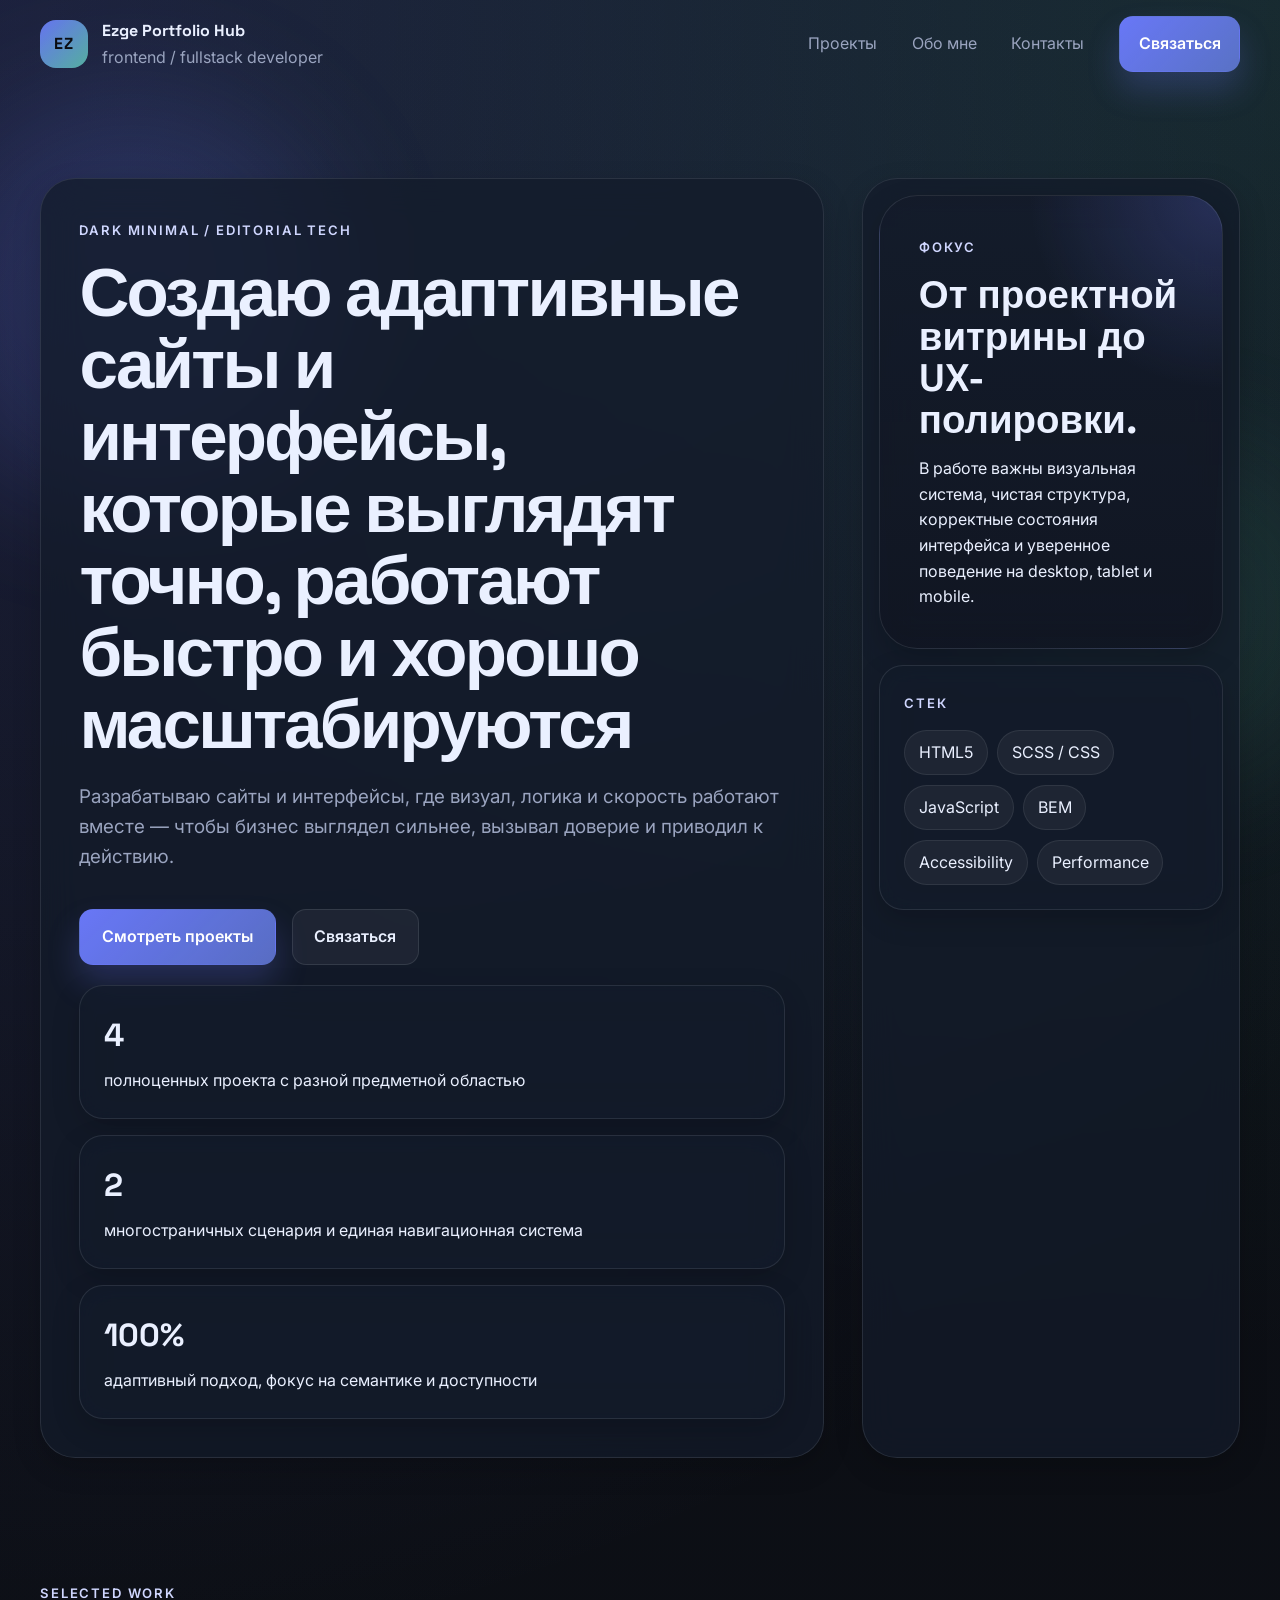
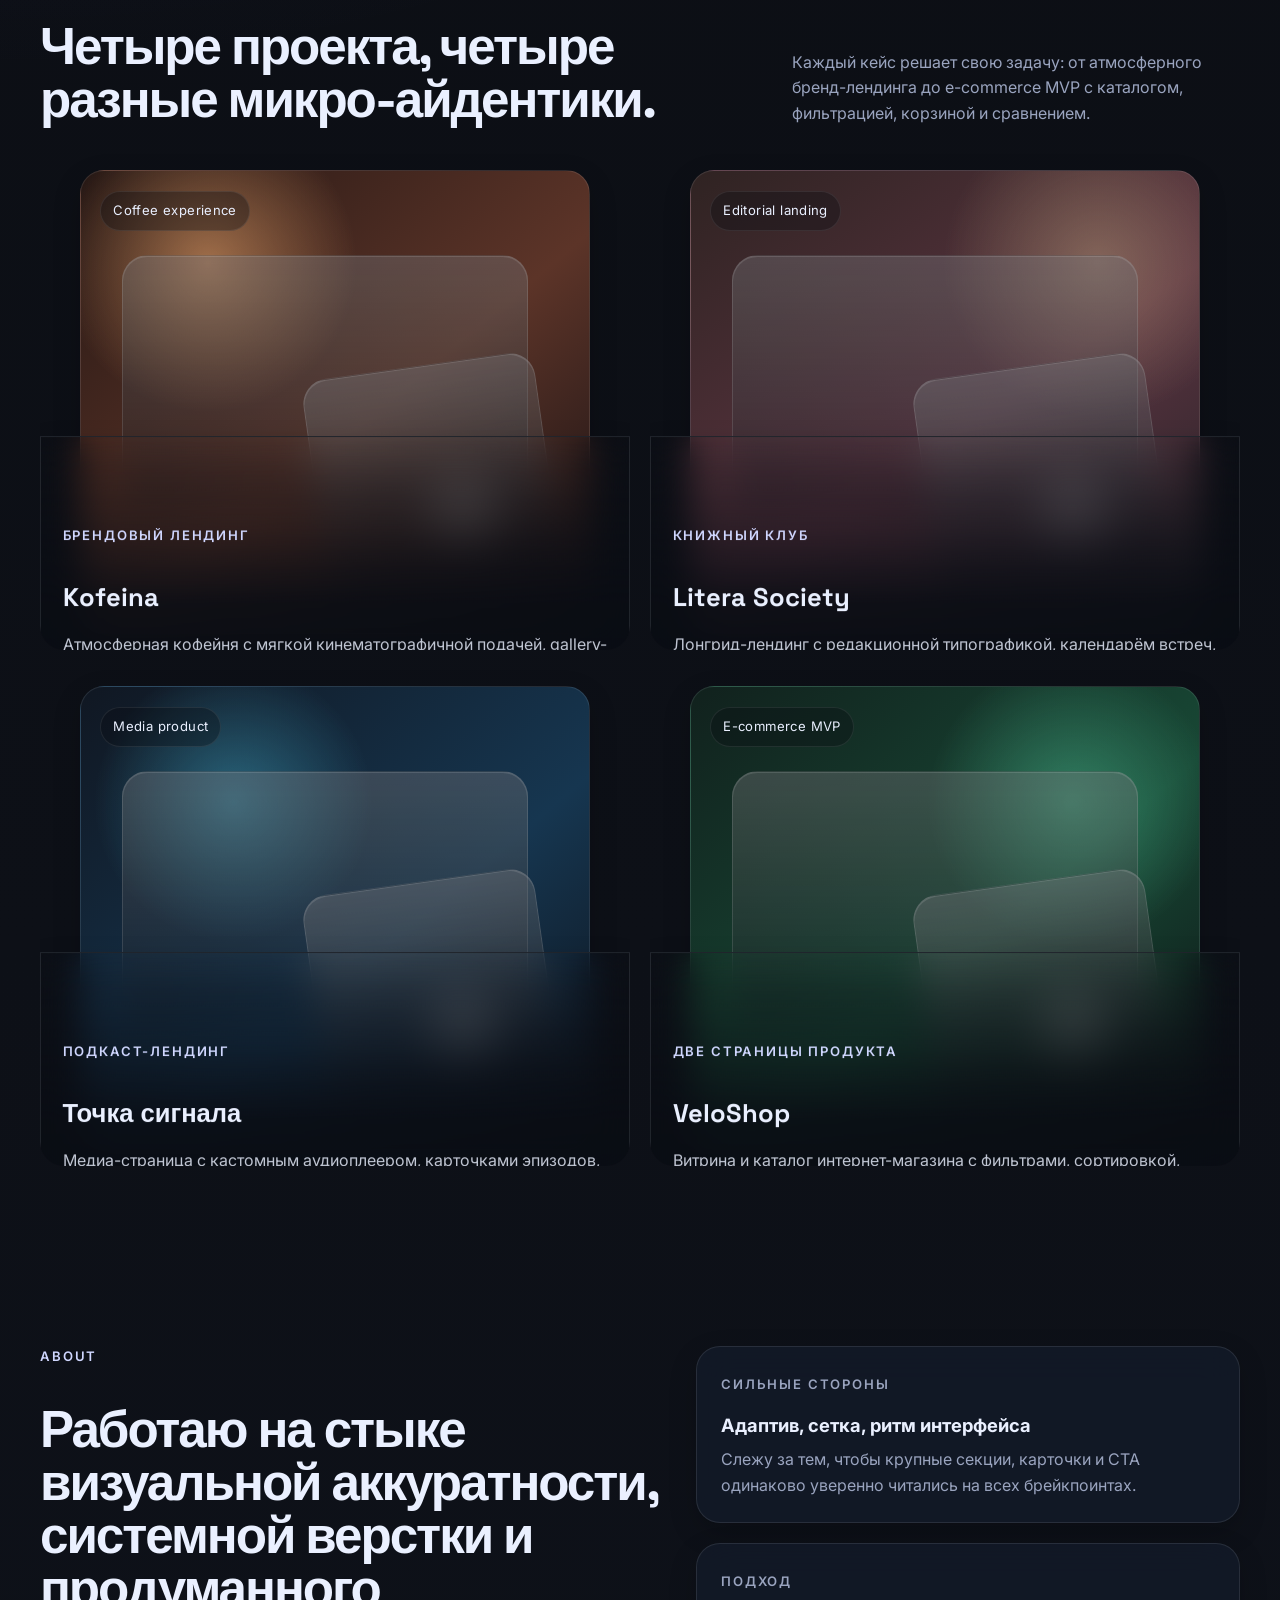
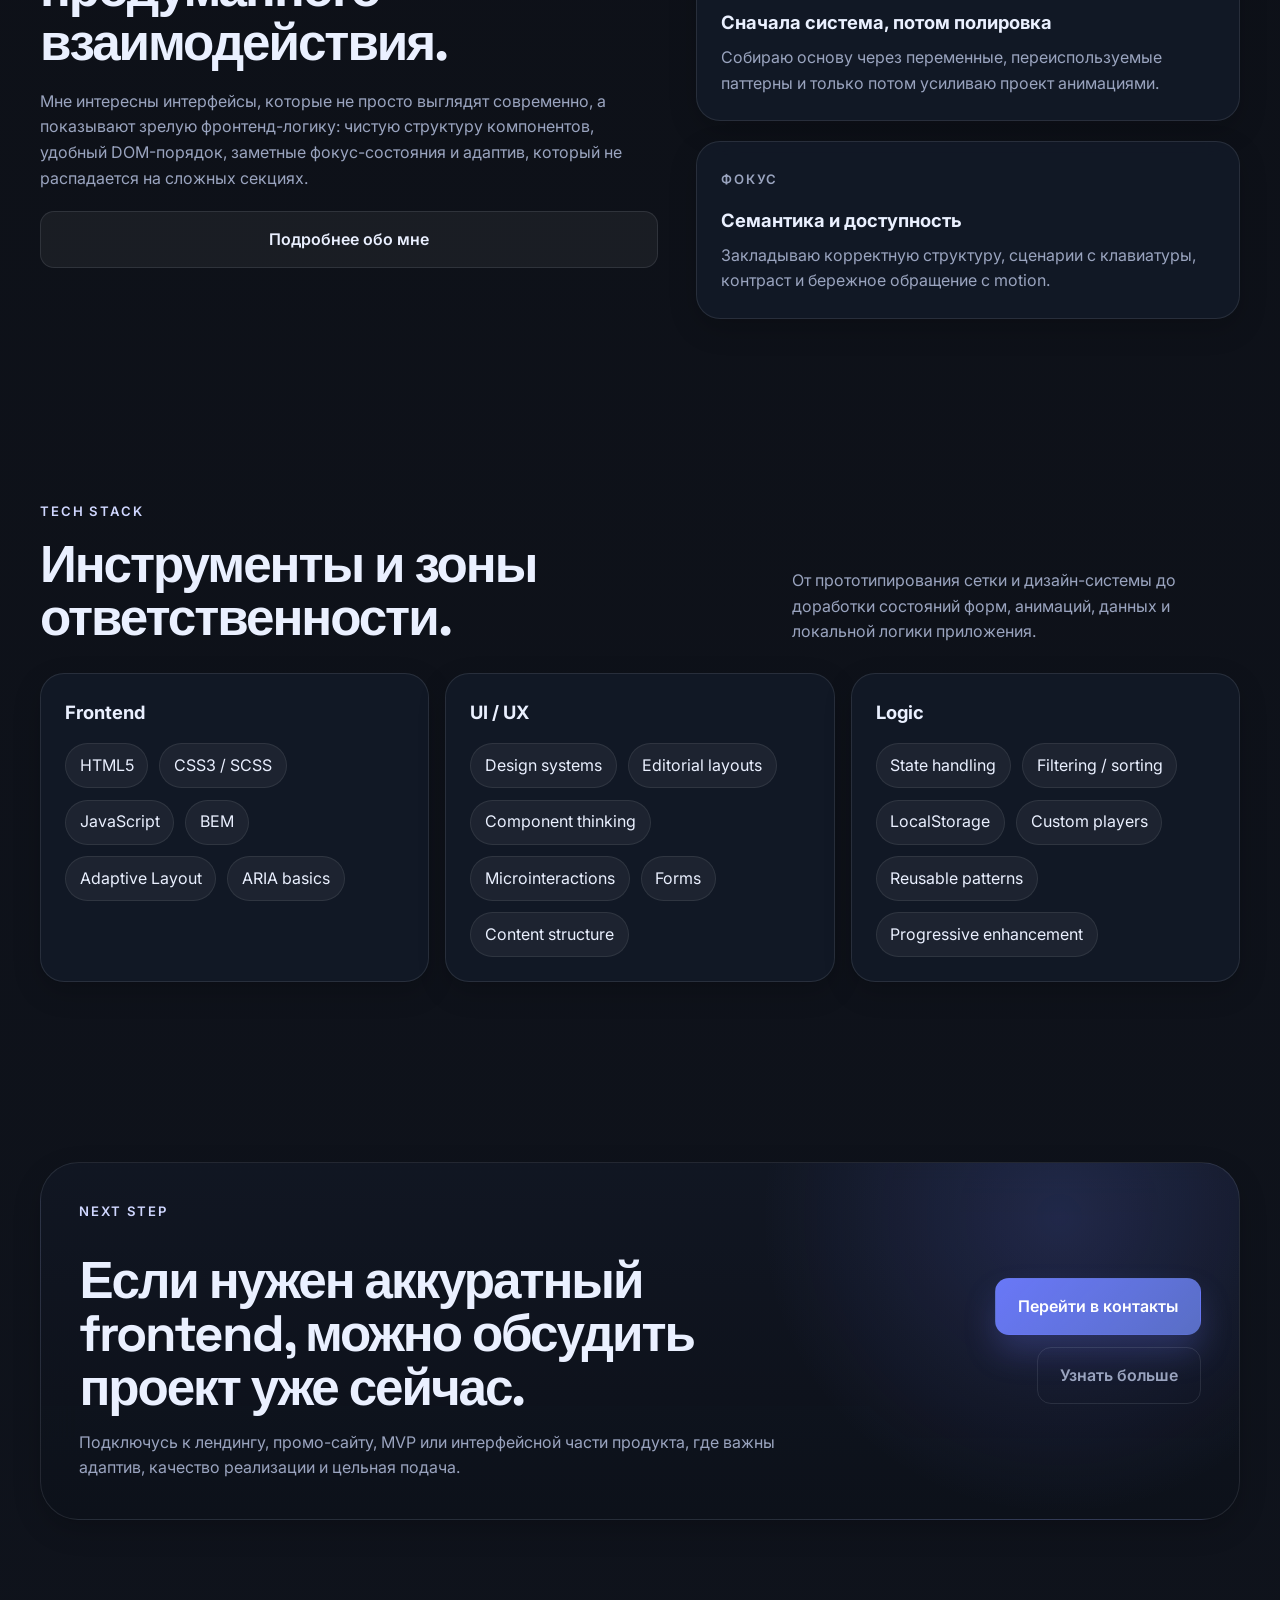
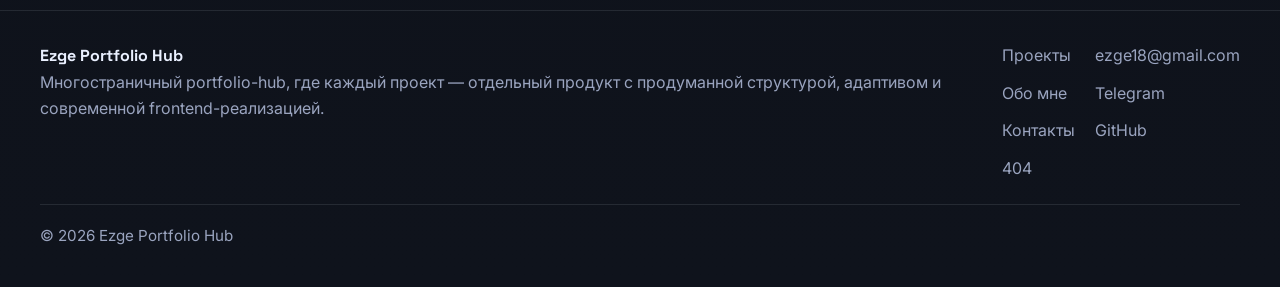
<file: index.html>
<!DOCTYPE html>
<html lang="ru">
  <head>
    <meta charset="UTF-8" />
    <meta name="viewport" content="width=device-width, initial-scale=1.0" />
    <meta
      name="description"
      content="Многостраничное портфолио frontend/fullstack developer: адаптивные лендинги, e-commerce MVP, интерактивные UI и качественная фронтенд-реализация."
    />
    <title>Ezge Portfolio Hub | Frontend / Fullstack Developer</title>
    <link rel="preconnect" href="https://fonts.googleapis.com" />
    <link rel="preconnect" href="https://fonts.gstatic.com" crossorigin />
    <link
      href="https://fonts.googleapis.com/css2?family=Inter:wght@400;500;600;700;800&family=Space+Grotesk:wght@500;700&display=swap"
      rel="stylesheet"
    />
    <link rel="stylesheet" href="./portfolio-assets/css/main.css" />
    <script src="./portfolio-assets/js/main.js" defer></script>
  </head>
  <body class="page page--home">
    <a class="skip-link" href="#main-content">Перейти к содержимому</a>

    <header class="header" data-header>
      <div class="container header__container">
        <a class="header__logo" href="./index.html" aria-label="Ezge Portfolio Hub">
          <span class="header__logo-mark">EZ</span>
          <span class="header__logo-copy">
            <strong>Ezge Portfolio Hub</strong>
            <span>frontend / fullstack developer</span>
          </span>
        </a>

        <button
          class="header__toggle"
          type="button"
          aria-expanded="false"
          aria-controls="site-nav"
          aria-label="Открыть меню"
          data-menu-toggle
        >
          <span></span>
          <span></span>
        </button>

        <div class="header__menu" id="site-nav" data-menu>
          <nav class="nav header__nav" aria-label="Основная навигация">
            <a class="nav__link" href="#projects">Проекты</a>
            <a class="nav__link" href="./about.html">Обо мне</a>
            <a class="nav__link" href="./contacts.html">Контакты</a>
          </nav>

          <a class="button button--primary header__cta" href="./contacts.html">Связаться</a>
        </div>
      </div>
    </header>

    <main class="page__main" id="main-content">
      <section class="hero page__hero">
        <div class="container hero__container">
          <div class="hero__content" data-reveal>
            <p class="hero__eyebrow">dark minimal / editorial tech</p>
            <h1 class="hero__title">
              Создаю адаптивные сайты и интерфейсы, которые выглядят точно, работают быстро и хорошо
              масштабируются
            </h1>
            <p class="hero__text">
              Разрабатываю сайты и интерфейсы, где визуал, логика и скорость работают вместе — чтобы бизнес выглядел сильнее, вызывал доверие и приводил к действию.
            </p>

            <div class="hero__actions">
              <a class="button button--primary button--large" href="#projects">Смотреть проекты</a>
              <a class="button button--secondary button--large" href="./contacts.html">Связаться</a>
            </div>

            <ul class="hero__metrics" aria-label="Ключевые метрики портфолио">
              <li class="surface-card surface-card--compact">
                <strong>4</strong>
                <span>полноценных проекта с разной предметной областью</span>
              </li>
              <li class="surface-card surface-card--compact">
                <strong>2</strong>
                <span>многостраничных сценария и единая навигационная система</span>
              </li>
              <li class="surface-card surface-card--compact">
                <strong>100%</strong>
                <span>адаптивный подход, фокус на семантике и доступности</span>
              </li>
            </ul>
          </div>

          <aside class="hero__visual" aria-label="Ключевые акценты портфолио" data-reveal>
            <div class="hero-card hero-card--featured">
              <p class="hero-card__label">Фокус</p>
              <h2>От проектной витрины до UX-полировки.</h2>
              <p>
                В работе важны визуальная система, чистая структура, корректные состояния интерфейса и уверенное
                поведение на desktop, tablet и mobile.
              </p>
            </div>

            <div class="hero-card hero-card--stack">
              <p class="hero-card__label">Стек</p>
              <ul class="hero-card__tags">
                <li>HTML5</li>
                <li>SCSS / CSS</li>
                <li>JavaScript</li>
                <li>BEM</li>
                <li>Accessibility</li>
                <li>Performance</li>
              </ul>
            </div>
          </aside>
        </div>
      </section>

      <section class="section page__projects" id="projects">
        <div class="container">
          <div class="section-head" data-reveal>
            <div>
              <p class="section-head__eyebrow">selected work</p>
              <h2 class="section-head__title">Четыре проекта, четыре разные микро-айдентики.</h2>
            </div>
            <p class="section-head__text">
              Каждый кейс решает свою задачу: от атмосферного бренд-лендинга до e-commerce MVP с каталогом,
              фильтрацией, корзиной и сравнением.
            </p>
          </div>

          <div class="projects-grid">
            <article class="projects-grid__item project-card project-card--kofeina" data-reveal>
              <a class="project-card__link" href="./cofeina.html" aria-label="Открыть проект Kofeina">
                <figure class="project-card__media" aria-hidden="true">
                  <span class="project-card__badge">Coffee experience</span>
                  <span class="project-card__screen"></span>
                  <span class="project-card__screen project-card__screen--secondary"></span>
                  <span class="project-card__mesh"></span>
                </figure>
                <div class="project-card__overlay">
                  <p class="project-card__eyebrow">брендовый лендинг</p>
                  <h3 class="project-card__title">Kofeina</h3>
                  <p class="project-card__text">
                    Атмосферная кофейня с мягкой кинематографичной подачей, gallery-lightbox, секцией меню и
                    бронированием столика.
                  </p>
                  <ul class="project-card__meta" aria-label="Технологии проекта Kofeina">
                    <li>HTML / CSS / JS</li>
                    <li>Reveal motion</li>
                    <li>Booking UX</li>
                  </ul>
                  <span class="project-card__action">Открыть проект</span>
                </div>
              </a>
            </article>

            <article class="projects-grid__item project-card project-card--bookclub" data-reveal>
              <a class="project-card__link" href="./bookclub.html" aria-label="Открыть проект Litera Society">
                <figure class="project-card__media" aria-hidden="true">
                  <span class="project-card__badge">Editorial landing</span>
                  <span class="project-card__screen"></span>
                  <span class="project-card__screen project-card__screen--secondary"></span>
                  <span class="project-card__mesh"></span>
                </figure>
                <div class="project-card__overlay">
                  <p class="project-card__eyebrow">книжный клуб</p>
                  <h3 class="project-card__title">Litera Society</h3>
                  <p class="project-card__text">
                    Лонгрид-лендинг с редакционной типографикой, календарём встреч, преимуществами клуба и точками
                    входа в заявку.
                  </p>
                  <ul class="project-card__meta" aria-label="Технологии проекта Litera Society">
                    <li>Semantic HTML</li>
                    <li>Adaptive grid</li>
                    <li>Form UX</li>
                  </ul>
                  <span class="project-card__action">Открыть проект</span>
                </div>
              </a>
            </article>

            <article class="projects-grid__item project-card project-card--podcast" data-reveal>
              <a class="project-card__link" href="./podcast.html" aria-label="Открыть проект Точка сигнала">
                <figure class="project-card__media" aria-hidden="true">
                  <span class="project-card__badge">Media product</span>
                  <span class="project-card__screen"></span>
                  <span class="project-card__screen project-card__screen--secondary"></span>
                  <span class="project-card__mesh"></span>
                </figure>
                <div class="project-card__overlay">
                  <p class="project-card__eyebrow">подкаст-лендинг</p>
                  <h3 class="project-card__title">Точка сигнала</h3>
                  <p class="project-card__text">
                    Медиа-страница с кастомным аудиоплеером, карточками эпизодов, guest-slider и маршрутом в
                    подписку.
                  </p>
                  <ul class="project-card__meta" aria-label="Технологии проекта Точка сигнала">
                    <li>Custom player</li>
                    <li>Accessible controls</li>
                    <li>RSS</li>
                  </ul>
                  <span class="project-card__action">Открыть проект</span>
                </div>
              </a>
            </article>

            <article class="projects-grid__item project-card project-card--velo" data-reveal>
              <a class="project-card__link" href="./mainvelo.html" aria-label="Открыть проект VeloShop">
                <figure class="project-card__media" aria-hidden="true">
                  <span class="project-card__badge">E-commerce MVP</span>
                  <span class="project-card__screen"></span>
                  <span class="project-card__screen project-card__screen--secondary"></span>
                  <span class="project-card__mesh"></span>
                </figure>
                <div class="project-card__overlay">
                  <p class="project-card__eyebrow">две страницы продукта</p>
                  <h3 class="project-card__title">VeloShop</h3>
                  <p class="project-card__text">
                    Витрина и каталог интернет-магазина с фильтрами, сортировкой, localStorage-состоянием, корзиной
                    и сравнением моделей.
                  </p>
                  <ul class="project-card__meta" aria-label="Технологии проекта VeloShop">
                    <li>Data-driven UI</li>
                    <li>Catalog flow</li>
                    <li>Local storage</li>
                  </ul>
                  <span class="project-card__action">Открыть проект</span>
                </div>
              </a>
            </article>
          </div>
        </div>
      </section>

      <section class="section page__about-preview">
        <div class="container about-block about-block--highlight">
          <div class="about-block__content" data-reveal>
            <p class="section-head__eyebrow">about</p>
            <h2 class="about-block__title">
              Работаю на стыке визуальной аккуратности, системной верстки и продуманного взаимодействия.
            </h2>
            <p class="about-block__text">
              Мне интересны интерфейсы, которые не просто выглядят современно, а показывают зрелую фронтенд-логику:
              чистую структуру компонентов, удобный DOM-порядок, заметные фокус-состояния и адаптив, который не
              распадается на сложных секциях.
            </p>
            <a class="button button--secondary" href="./about.html">Подробнее обо мне</a>
          </div>

          <div class="about-block__cards" data-reveal>
            <article class="surface-card">
              <p class="surface-card__eyebrow">Сильные стороны</p>
              <h3>Адаптив, сетка, ритм интерфейса</h3>
              <p>Слежу за тем, чтобы крупные секции, карточки и CTA одинаково уверенно читались на всех брейкпоинтах.</p>
            </article>
            <article class="surface-card">
              <p class="surface-card__eyebrow">Подход</p>
              <h3>Сначала система, потом полировка</h3>
              <p>Собираю основу через переменные, переиспользуемые паттерны и только потом усиливаю проект анимациями.</p>
            </article>
            <article class="surface-card">
              <p class="surface-card__eyebrow">Фокус</p>
              <h3>Семантика и доступность</h3>
              <p>Закладываю корректную структуру, сценарии с клавиатуры, контраст и бережное обращение с motion.</p>
            </article>
          </div>
        </div>
      </section>

      <section class="section page__stack">
        <div class="container">
          <div class="section-head" data-reveal>
            <div>
              <p class="section-head__eyebrow">tech stack</p>
              <h2 class="section-head__title">Инструменты и зоны ответственности.</h2>
            </div>
            <p class="section-head__text">
              От прототипирования сетки и дизайн-системы до доработки состояний форм, анимаций, данных и локальной
              логики приложения.
            </p>
          </div>

          <div class="tech-stack" data-reveal>
            <article class="tech-stack__group">
              <h3 class="tech-stack__title">Frontend</h3>
              <ul class="tech-stack__chips">
                <li>HTML5</li>
                <li>CSS3 / SCSS</li>
                <li>JavaScript</li>
                <li>BEM</li>
                <li>Adaptive Layout</li>
                <li>ARIA basics</li>
              </ul>
            </article>
            <article class="tech-stack__group">
              <h3 class="tech-stack__title">UI / UX</h3>
              <ul class="tech-stack__chips">
                <li>Design systems</li>
                <li>Editorial layouts</li>
                <li>Component thinking</li>
                <li>Microinteractions</li>
                <li>Forms</li>
                <li>Content structure</li>
              </ul>
            </article>
            <article class="tech-stack__group">
              <h3 class="tech-stack__title">Logic</h3>
              <ul class="tech-stack__chips">
                <li>State handling</li>
                <li>Filtering / sorting</li>
                <li>LocalStorage</li>
                <li>Custom players</li>
                <li>Reusable patterns</li>
                <li>Progressive enhancement</li>
              </ul>
            </article>
          </div>
        </div>
      </section>

      <section class="section">
        <div class="container cta-block" data-reveal>
          <div class="cta-block__content">
            <p class="cta-block__eyebrow">next step</p>
            <h2 class="cta-block__title">Если нужен аккуратный frontend, можно обсудить проект уже сейчас.</h2>
            <p class="cta-block__text">
              Подключусь к лендингу, промо-сайту, MVP или интерфейсной части продукта, где важны адаптив, качество
              реализации и цельная подача.
            </p>
          </div>
          <div class="cta-block__actions">
            <a class="button button--primary button--large" href="./contacts.html">Перейти в контакты</a>
            <a class="button button--ghost button--large" href="./about.html">Узнать больше</a>
          </div>
        </div>
      </section>
    </main>

    <footer class="footer">
      <div class="container footer__container">
        <div class="footer__brand">
          <a class="footer__logo" href="./index.html">Ezge Portfolio Hub</a>
          <p class="footer__text">
            Многостраничный portfolio-hub, где каждый проект — отдельный продукт с продуманной структурой, адаптивом и современной frontend-реализацией.
          </p>
        </div>

        <nav class="footer__nav" aria-label="Навигация по сайту">
          <a href="#projects">Проекты</a>
          <a href="./about.html">Обо мне</a>
          <a href="./contacts.html">Контакты</a>
          <a href="./404.html">404</a>
        </nav>

        <div class="footer__contacts">
          <a href="mailto:ezge18@gmail.com">ezge18@gmail.com</a>
          <a href="https://t.me/f01d3r7" target="_blank" rel="noreferrer">Telegram</a>
          <a href="https://github.com/f01d3r7" target="_blank" rel="noreferrer">GitHub</a>
        </div>
      </div>
      <div class="container footer__bottom">
        <p>© <span data-current-year></span> Ezge Portfolio Hub</p>
      </div>
    </footer>
  </body>
</html>
</file>
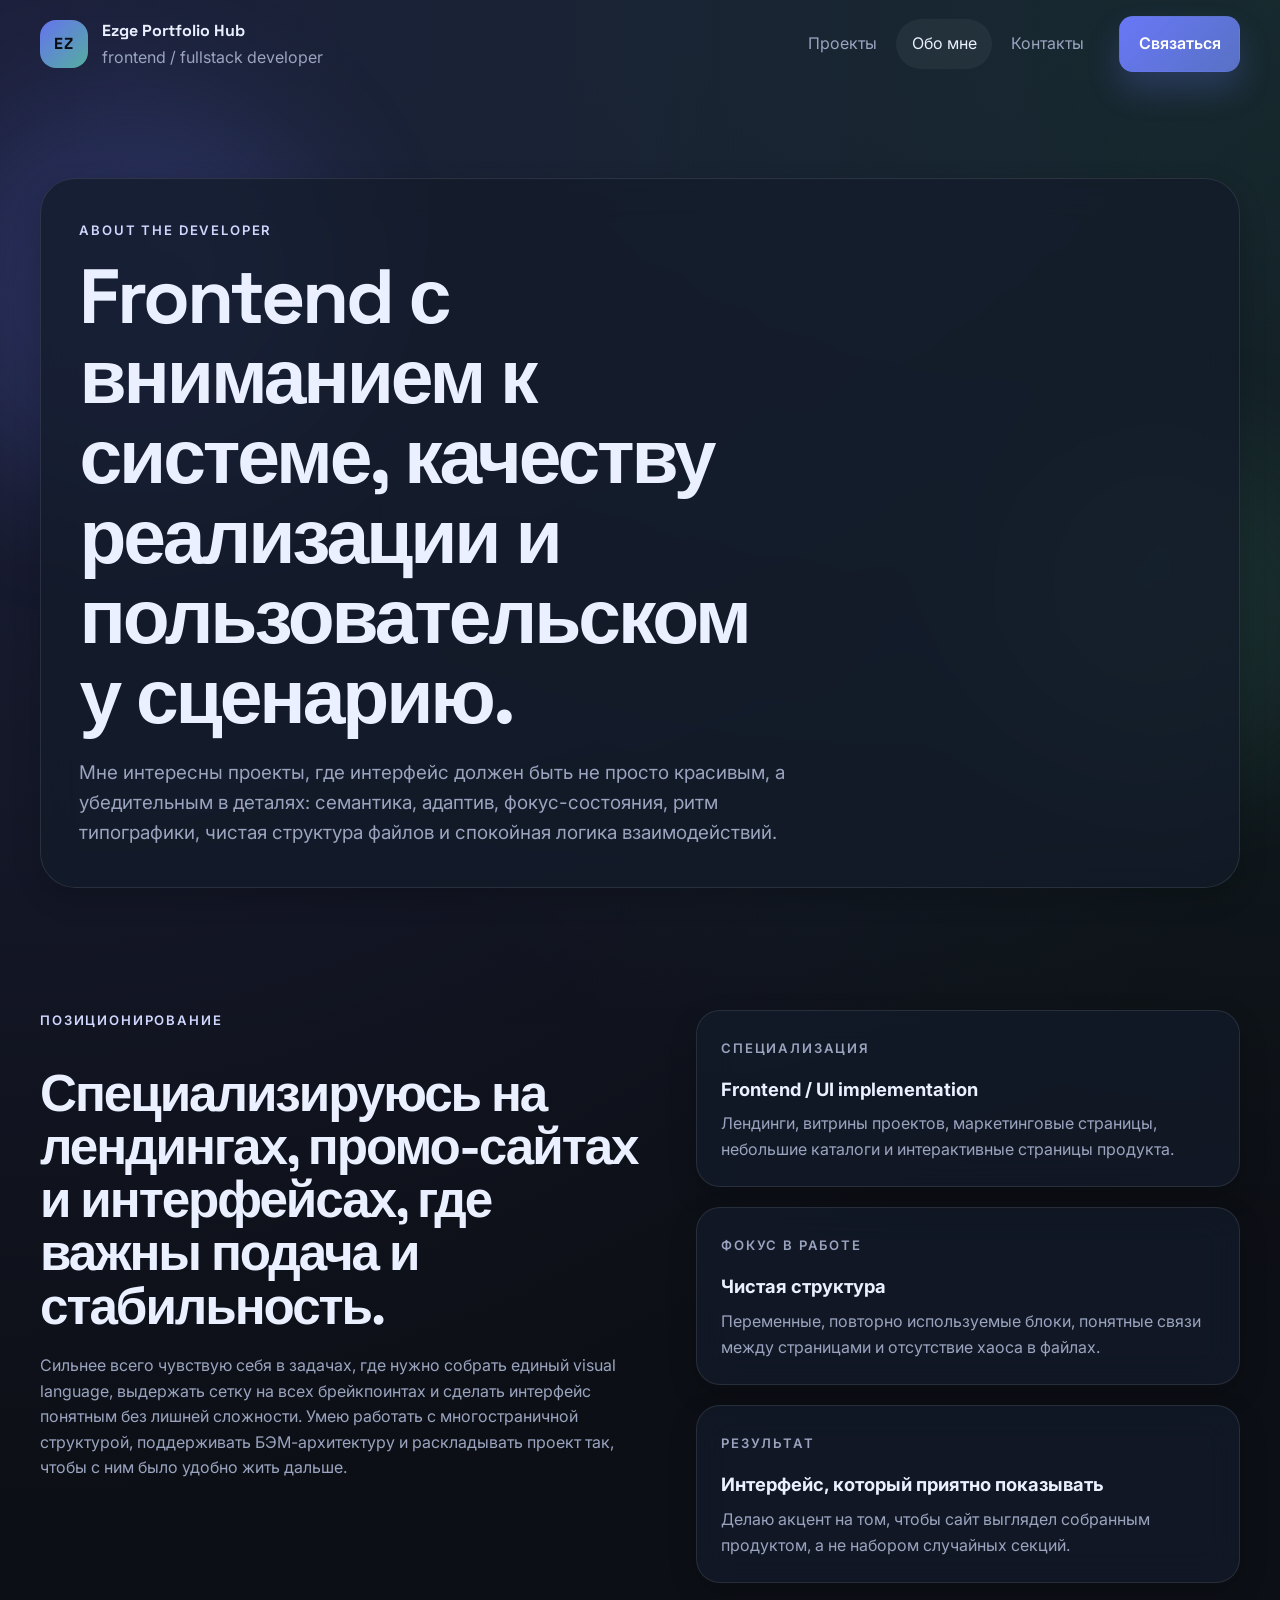
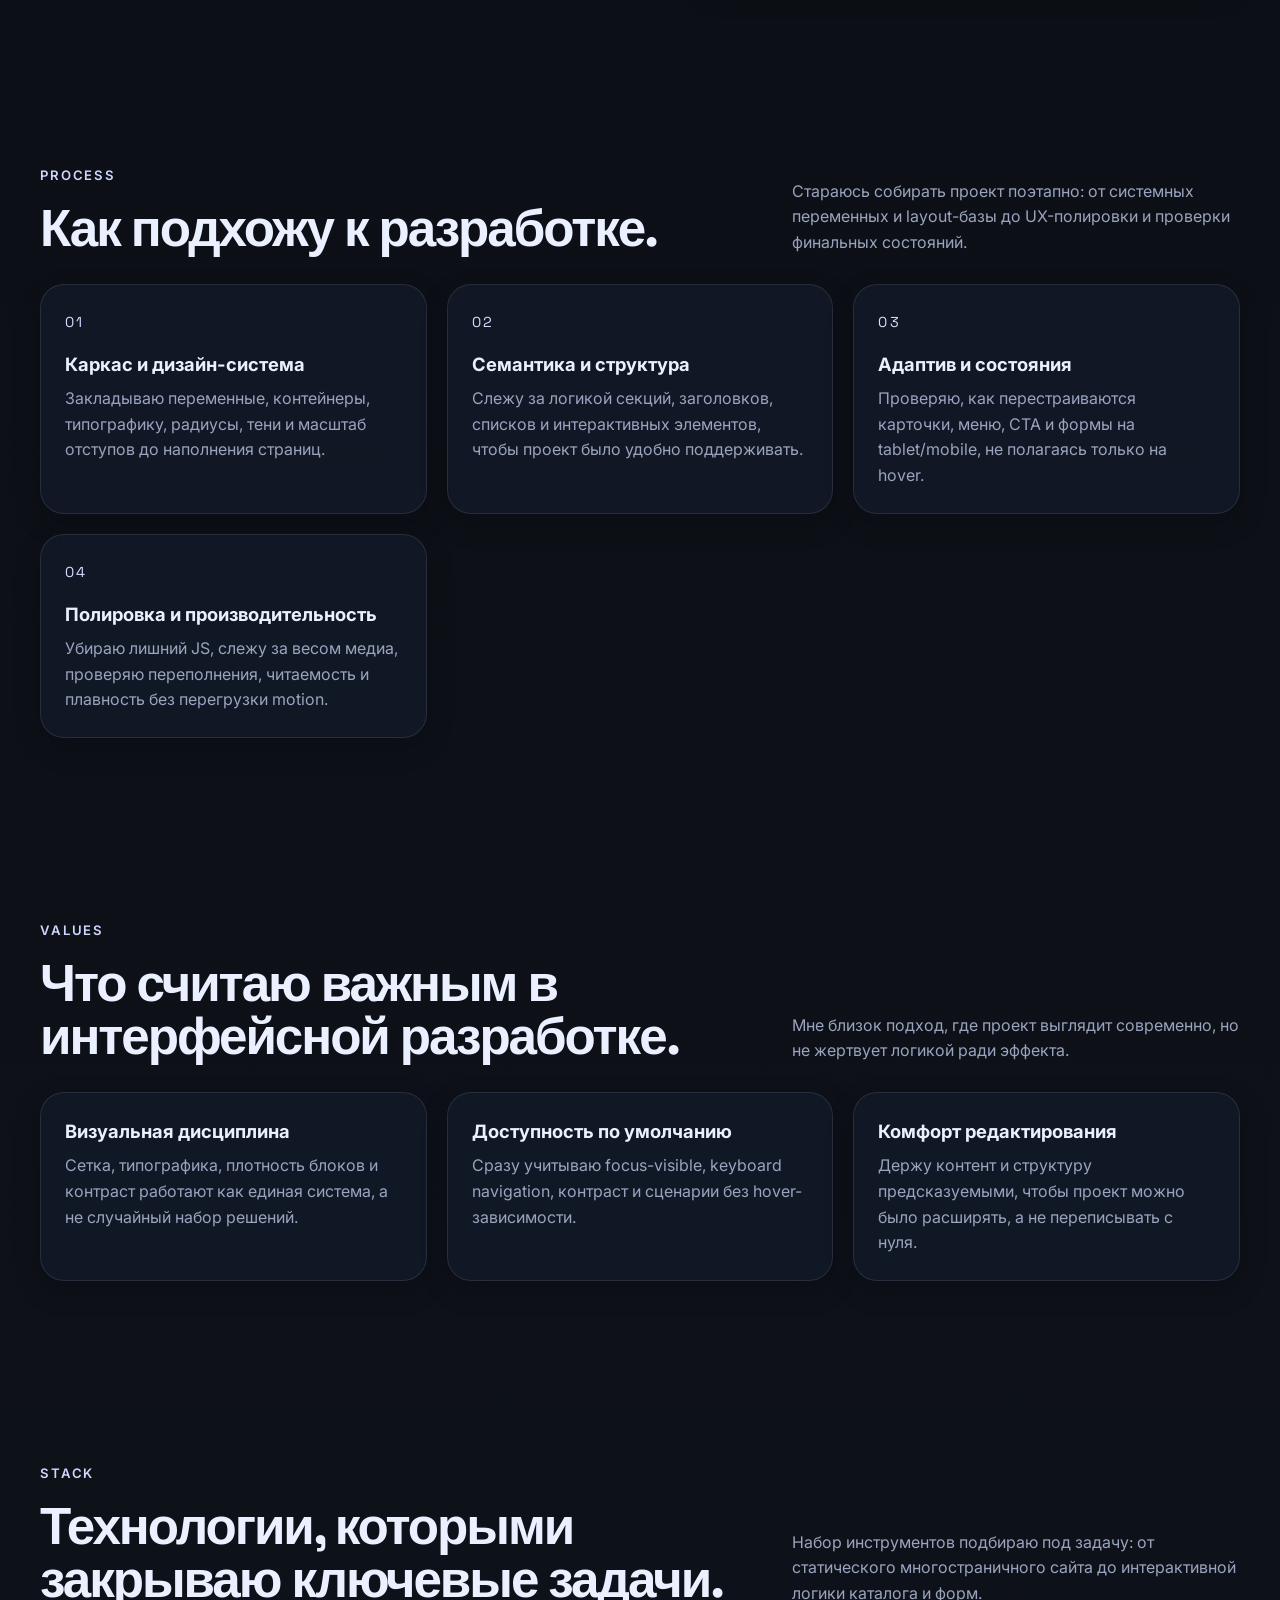
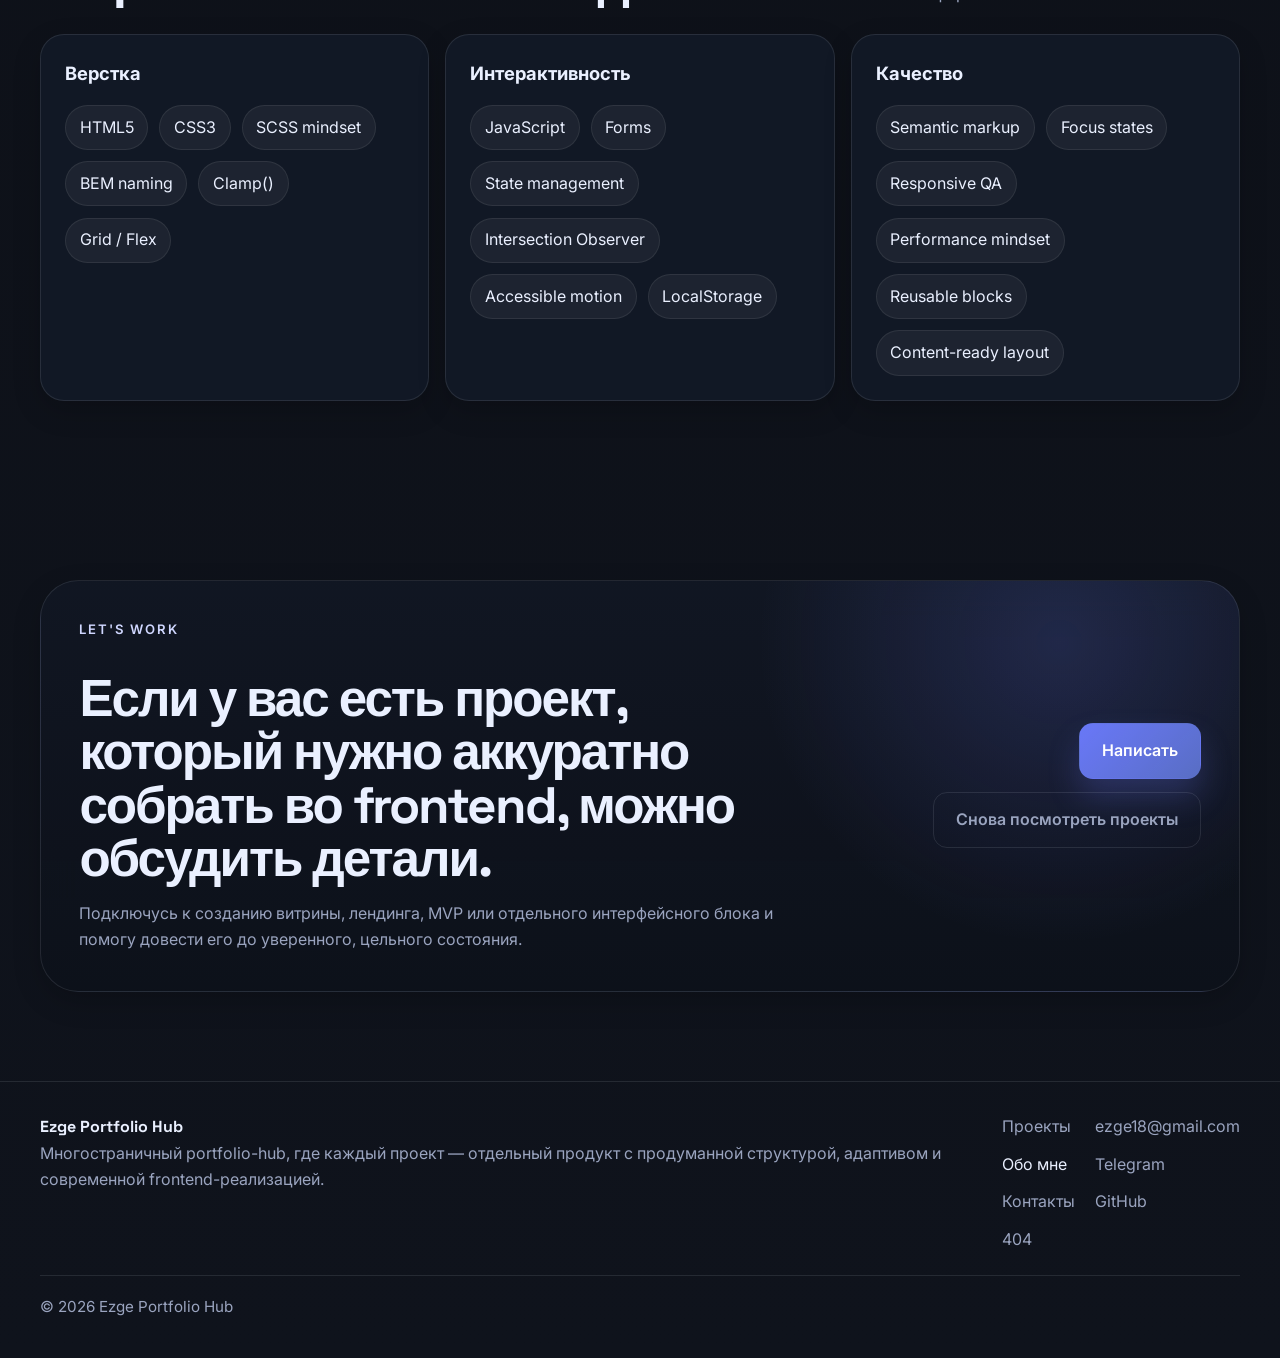
<file: about.html>
<!DOCTYPE html>
<html lang="ru">
  <head>
    <meta charset="UTF-8" />
    <meta name="viewport" content="width=device-width, initial-scale=1.0" />
    <meta
      name="description"
      content="Обо мне: специализация, подход к разработке, стек технологий и принципы работы frontend/fullstack developer."
    />
    <title>Обо мне | Ezge Portfolio Hub</title>
    <link rel="preconnect" href="https://fonts.googleapis.com" />
    <link rel="preconnect" href="https://fonts.gstatic.com" crossorigin />
    <link
      href="https://fonts.googleapis.com/css2?family=Inter:wght@400;500;600;700;800&family=Space+Grotesk:wght@500;700&display=swap"
      rel="stylesheet"
    />
    <link rel="stylesheet" href="./portfolio-assets/css/main.css" />
    <script src="./portfolio-assets/js/main.js" defer></script>
  </head>
  <body class="page page--inner">
    <a class="skip-link" href="#main-content">Перейти к содержимому</a>

    <header class="header" data-header>
      <div class="container header__container">
        <a class="header__logo" href="./index.html" aria-label="Ezge Portfolio Hub">
          <span class="header__logo-mark">EZ</span>
          <span class="header__logo-copy">
            <strong>Ezge Portfolio Hub</strong>
            <span>frontend / fullstack developer</span>
          </span>
        </a>

        <button
          class="header__toggle"
          type="button"
          aria-expanded="false"
          aria-controls="site-nav"
          aria-label="Открыть меню"
          data-menu-toggle
        >
          <span></span>
          <span></span>
        </button>

        <div class="header__menu" id="site-nav" data-menu>
          <nav class="nav header__nav" aria-label="Основная навигация">
            <a class="nav__link" href="./index.html#projects">Проекты</a>
            <a class="nav__link" href="./about.html" aria-current="page">Обо мне</a>
            <a class="nav__link" href="./contacts.html">Контакты</a>
          </nav>

          <a class="button button--primary header__cta" href="./contacts.html">Связаться</a>
        </div>
      </div>
    </header>

    <main class="page__main" id="main-content">
      <section class="hero hero--inner">
        <div class="container hero__container hero__container--single">
          <div class="hero__content" data-reveal>
            <p class="hero__eyebrow">about the developer</p>
            <h1 class="hero__title">Frontend с вниманием к системе, качеству реализации и пользовательскому сценарию.</h1>
            <p class="hero__text">
              Мне интересны проекты, где интерфейс должен быть не просто красивым, а убедительным в деталях:
              семантика, адаптив, фокус-состояния, ритм типографики, чистая структура файлов и спокойная логика
              взаимодействий.
            </p>
          </div>
        </div>
      </section>

      <section class="section">
        <div class="container about-block">
          <div class="about-block__content" data-reveal>
            <p class="section-head__eyebrow">позиционирование</p>
            <h2 class="about-block__title">
              Специализируюсь на лендингах, промо-сайтах и интерфейсах, где важны подача и стабильность.
            </h2>
            <p class="about-block__text">
              Сильнее всего чувствую себя в задачах, где нужно собрать единый visual language, выдержать сетку на
              всех брейкпоинтах и сделать интерфейс понятным без лишней сложности. Умею работать с многостраничной
              структурой, поддерживать БЭМ-архитектуру и раскладывать проект так, чтобы с ним было удобно жить дальше.
            </p>
          </div>

          <div class="about-block__cards" data-reveal>
            <article class="surface-card">
              <p class="surface-card__eyebrow">Специализация</p>
              <h3>Frontend / UI implementation</h3>
              <p>Лендинги, витрины проектов, маркетинговые страницы, небольшие каталоги и интерактивные страницы продукта.</p>
            </article>
            <article class="surface-card">
              <p class="surface-card__eyebrow">Фокус в работе</p>
              <h3>Чистая структура</h3>
              <p>Переменные, повторно используемые блоки, понятные связи между страницами и отсутствие хаоса в файлах.</p>
            </article>
            <article class="surface-card">
              <p class="surface-card__eyebrow">Результат</p>
              <h3>Интерфейс, который приятно показывать</h3>
              <p>Делаю акцент на том, чтобы сайт выглядел собранным продуктом, а не набором случайных секций.</p>
            </article>
          </div>
        </div>
      </section>

      <section class="section">
        <div class="container">
          <div class="section-head" data-reveal>
            <div>
              <p class="section-head__eyebrow">process</p>
              <h2 class="section-head__title">Как подхожу к разработке.</h2>
            </div>
            <p class="section-head__text">
              Стараюсь собирать проект поэтапно: от системных переменных и layout-базы до UX-полировки и проверки
              финальных состояний.
            </p>
          </div>

          <div class="feature-grid">
            <article class="feature-card" data-reveal>
              <span class="feature-card__number">01</span>
              <h3>Каркас и дизайн-система</h3>
              <p>Закладываю переменные, контейнеры, типографику, радиусы, тени и масштаб отступов до наполнения страниц.</p>
            </article>
            <article class="feature-card" data-reveal>
              <span class="feature-card__number">02</span>
              <h3>Семантика и структура</h3>
              <p>Слежу за логикой секций, заголовков, списков и интерактивных элементов, чтобы проект было удобно поддерживать.</p>
            </article>
            <article class="feature-card" data-reveal>
              <span class="feature-card__number">03</span>
              <h3>Адаптив и состояния</h3>
              <p>Проверяю, как перестраиваются карточки, меню, CTA и формы на tablet/mobile, не полагаясь только на hover.</p>
            </article>
            <article class="feature-card" data-reveal>
              <span class="feature-card__number">04</span>
              <h3>Полировка и производительность</h3>
              <p>Убираю лишний JS, слежу за весом медиа, проверяю переполнения, читаемость и плавность без перегрузки motion.</p>
            </article>
          </div>
        </div>
      </section>

      <section class="section">
        <div class="container">
          <div class="section-head" data-reveal>
            <div>
              <p class="section-head__eyebrow">values</p>
              <h2 class="section-head__title">Что считаю важным в интерфейсной разработке.</h2>
            </div>
            <p class="section-head__text">
              Мне близок подход, где проект выглядит современно, но не жертвует логикой ради эффекта.
            </p>
          </div>

          <div class="value-grid">
            <article class="surface-card" data-reveal>
              <h3>Визуальная дисциплина</h3>
              <p>Сетка, типографика, плотность блоков и контраст работают как единая система, а не случайный набор решений.</p>
            </article>
            <article class="surface-card" data-reveal>
              <h3>Доступность по умолчанию</h3>
              <p>Сразу учитываю focus-visible, keyboard navigation, контраст и сценарии без hover-зависимости.</p>
            </article>
            <article class="surface-card" data-reveal>
              <h3>Комфорт редактирования</h3>
              <p>Держу контент и структуру предсказуемыми, чтобы проект можно было расширять, а не переписывать с нуля.</p>
            </article>
          </div>
        </div>
      </section>

      <section class="section">
        <div class="container">
          <div class="section-head" data-reveal>
            <div>
              <p class="section-head__eyebrow">stack</p>
              <h2 class="section-head__title">Технологии, которыми закрываю ключевые задачи.</h2>
            </div>
            <p class="section-head__text">
              Набор инструментов подбираю под задачу: от статического многостраничного сайта до интерактивной
              логики каталога и форм.
            </p>
          </div>

          <div class="tech-stack" data-reveal>
            <article class="tech-stack__group">
              <h3 class="tech-stack__title">Верстка</h3>
              <ul class="tech-stack__chips">
                <li>HTML5</li>
                <li>CSS3</li>
                <li>SCSS mindset</li>
                <li>BEM naming</li>
                <li>Clamp()</li>
                <li>Grid / Flex</li>
              </ul>
            </article>
            <article class="tech-stack__group">
              <h3 class="tech-stack__title">Интерактивность</h3>
              <ul class="tech-stack__chips">
                <li>JavaScript</li>
                <li>Forms</li>
                <li>State management</li>
                <li>Intersection Observer</li>
                <li>Accessible motion</li>
                <li>LocalStorage</li>
              </ul>
            </article>
            <article class="tech-stack__group">
              <h3 class="tech-stack__title">Качество</h3>
              <ul class="tech-stack__chips">
                <li>Semantic markup</li>
                <li>Focus states</li>
                <li>Responsive QA</li>
                <li>Performance mindset</li>
                <li>Reusable blocks</li>
                <li>Content-ready layout</li>
              </ul>
            </article>
          </div>
        </div>
      </section>

      <section class="section">
        <div class="container cta-block" data-reveal>
          <div class="cta-block__content">
            <p class="cta-block__eyebrow">let's work</p>
            <h2 class="cta-block__title">Если у вас есть проект, который нужно аккуратно собрать во frontend, можно обсудить детали.</h2>
            <p class="cta-block__text">
              Подключусь к созданию витрины, лендинга, MVP или отдельного интерфейсного блока и помогу довести его до
              уверенного, цельного состояния.
            </p>
          </div>
          <div class="cta-block__actions">
            <a class="button button--primary button--large" href="./contacts.html">Написать</a>
            <a class="button button--ghost button--large" href="./index.html#projects">Снова посмотреть проекты</a>
          </div>
        </div>
      </section>
    </main>

    <footer class="footer">
      <div class="container footer__container">
        <div class="footer__brand">
          <a class="footer__logo" href="./index.html">Ezge Portfolio Hub</a>
          <p class="footer__text">
            Многостраничный portfolio-hub, где каждый проект — отдельный продукт с продуманной структурой, адаптивом
            и современной frontend-реализацией.
          </p>
        </div>

        <nav class="footer__nav" aria-label="Навигация по сайту">
          <a href="./index.html#projects">Проекты</a>
          <a href="./about.html" aria-current="page">Обо мне</a>
          <a href="./contacts.html">Контакты</a>
          <a href="./404.html">404</a>
        </nav>

        <div class="footer__contacts">
          <a href="mailto:ezge18@gmail.com">ezge18@gmail.com</a>
          <a href="https://t.me/f01d3r7" target="_blank" rel="noreferrer">Telegram</a>
          <a href="https://github.com/f01d3r7" target="_blank" rel="noreferrer">GitHub</a>
        </div>
      </div>
      <div class="container footer__bottom">
        <p>© <span data-current-year></span> Ezge Portfolio Hub</p>
      </div>
    </footer>
  </body>
</html>
</file>
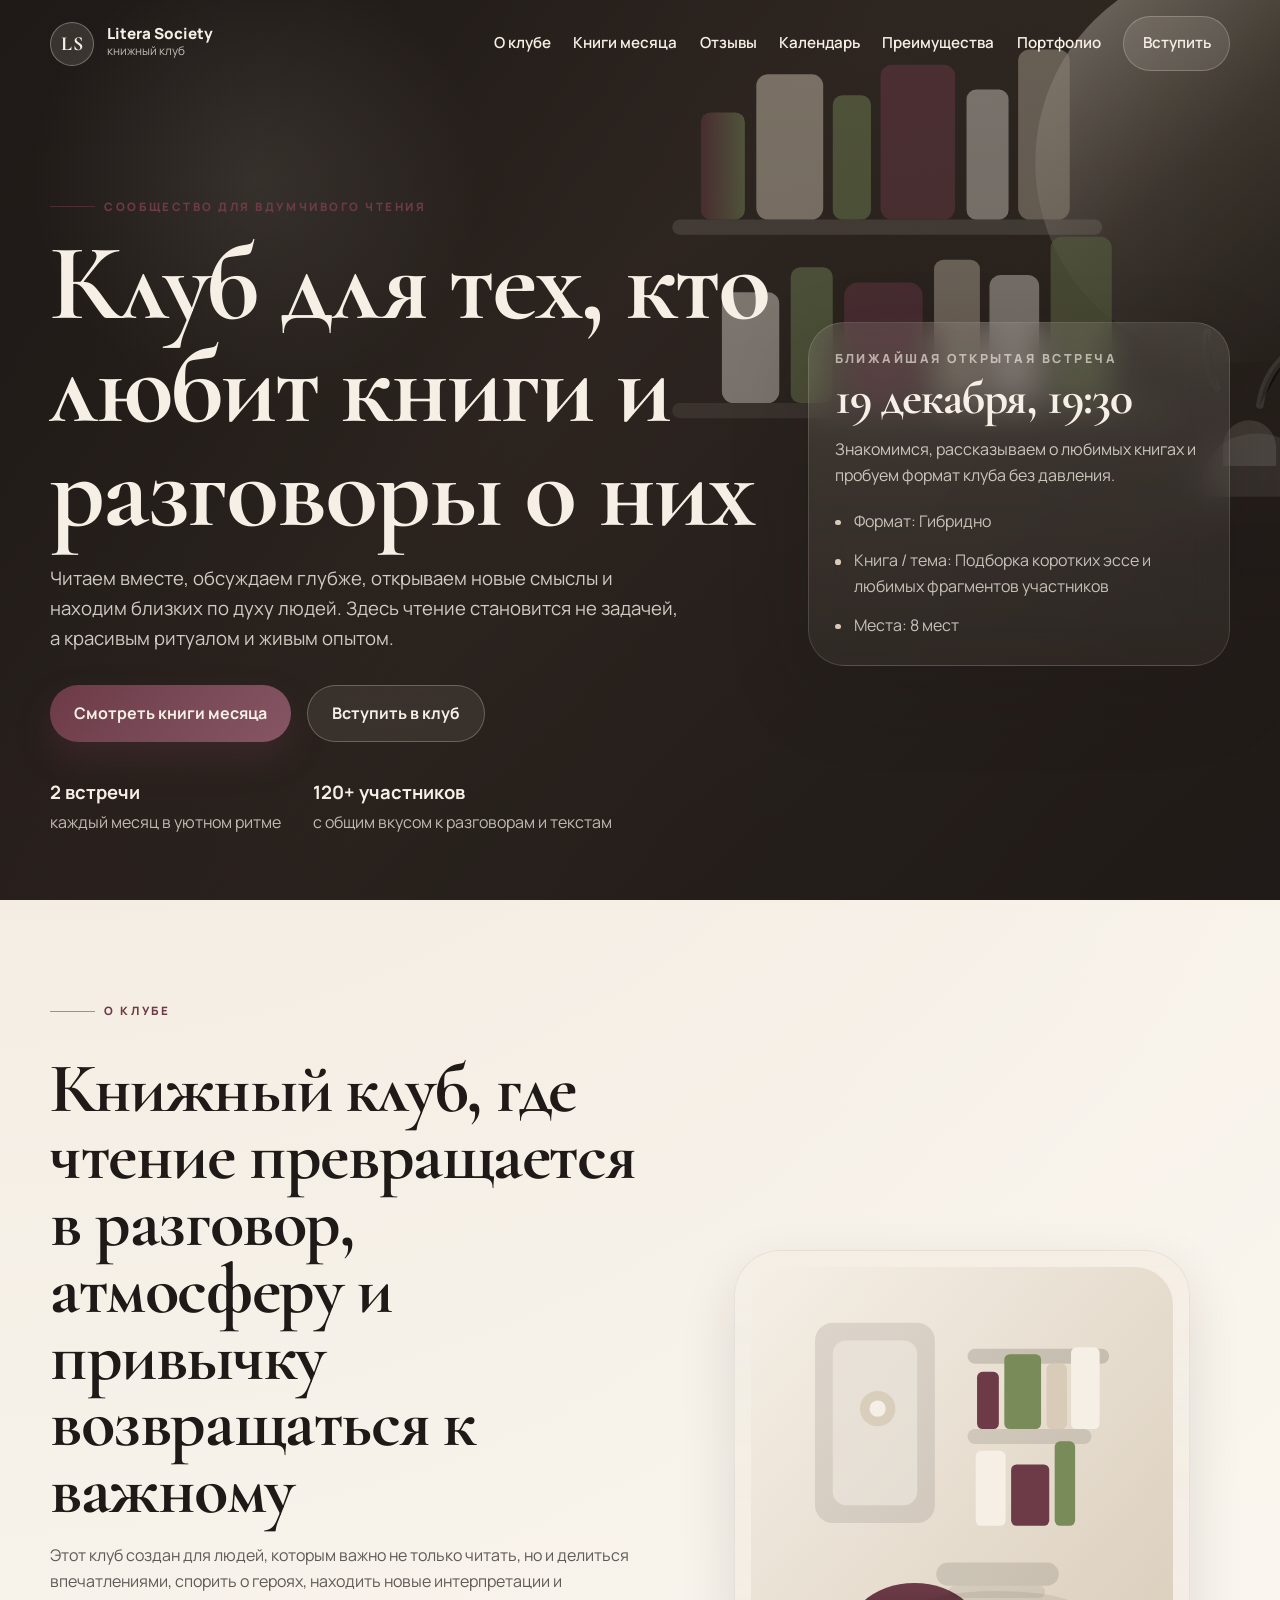
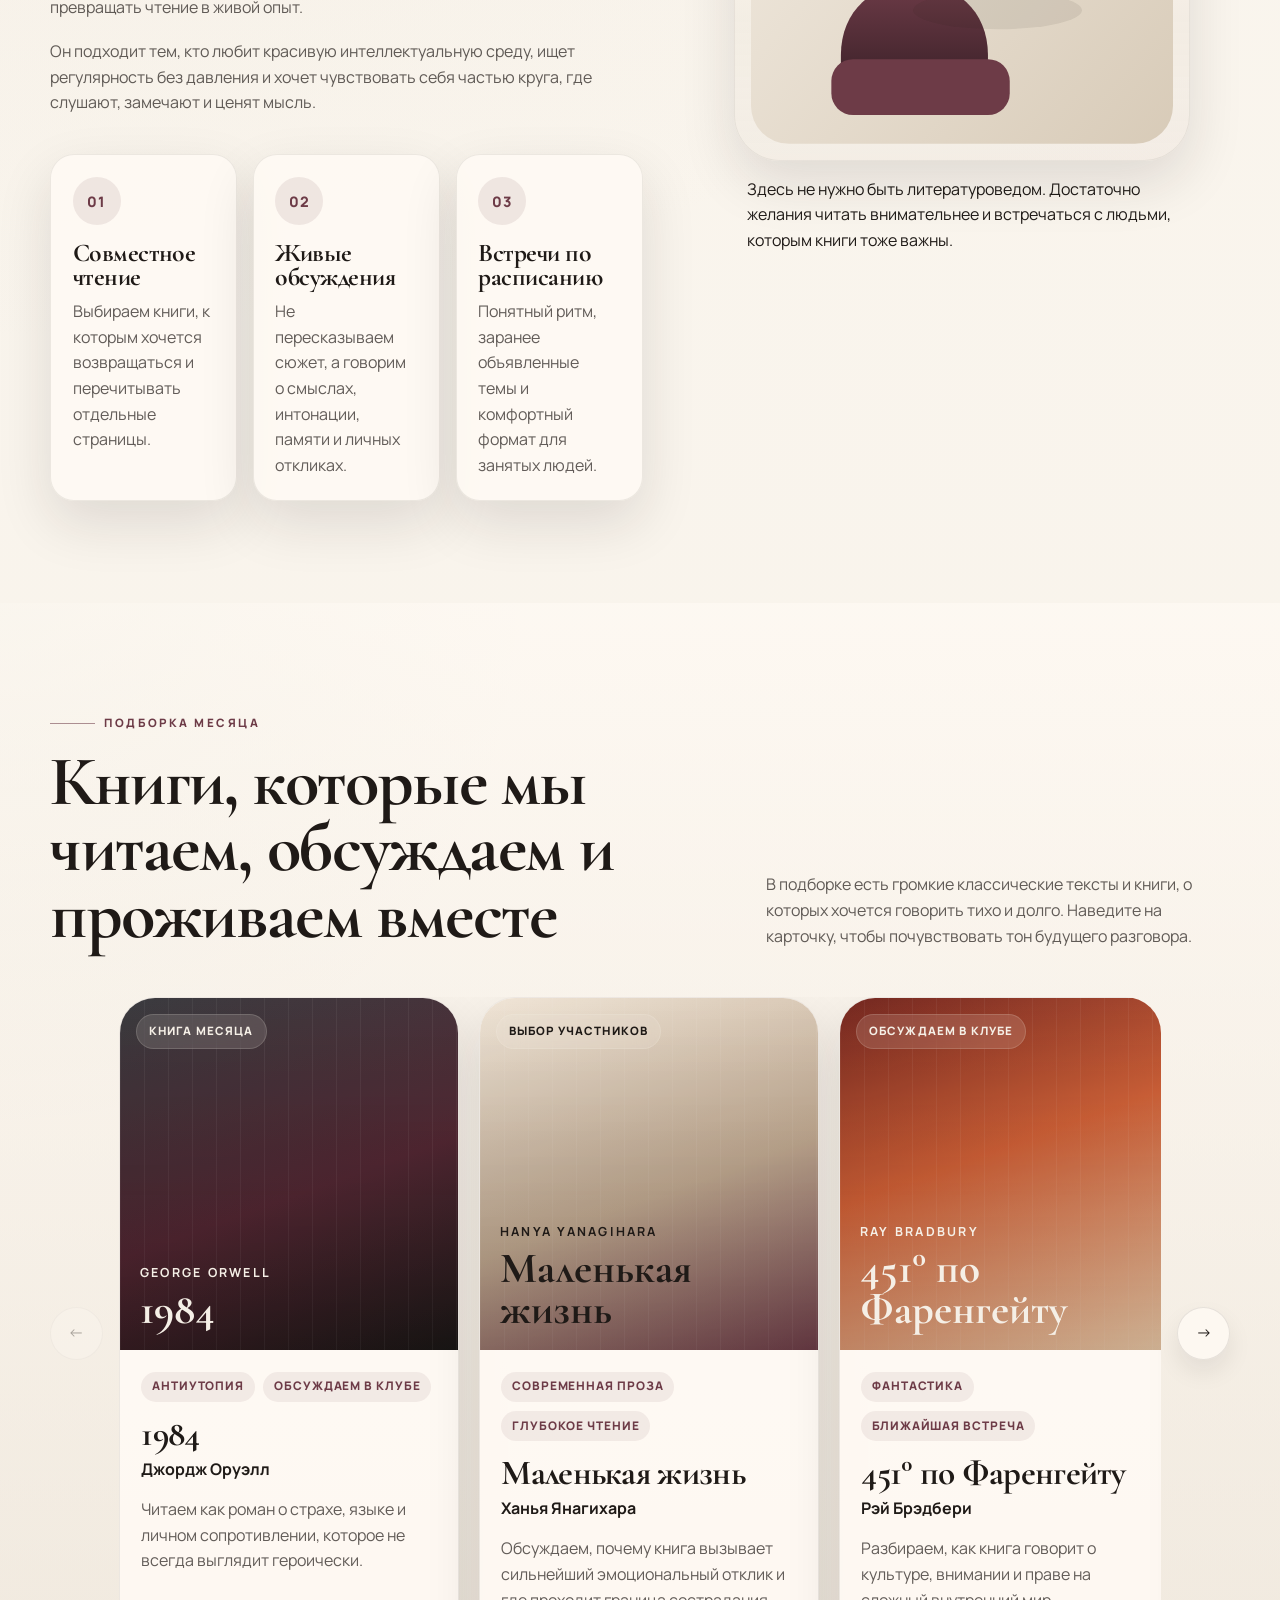
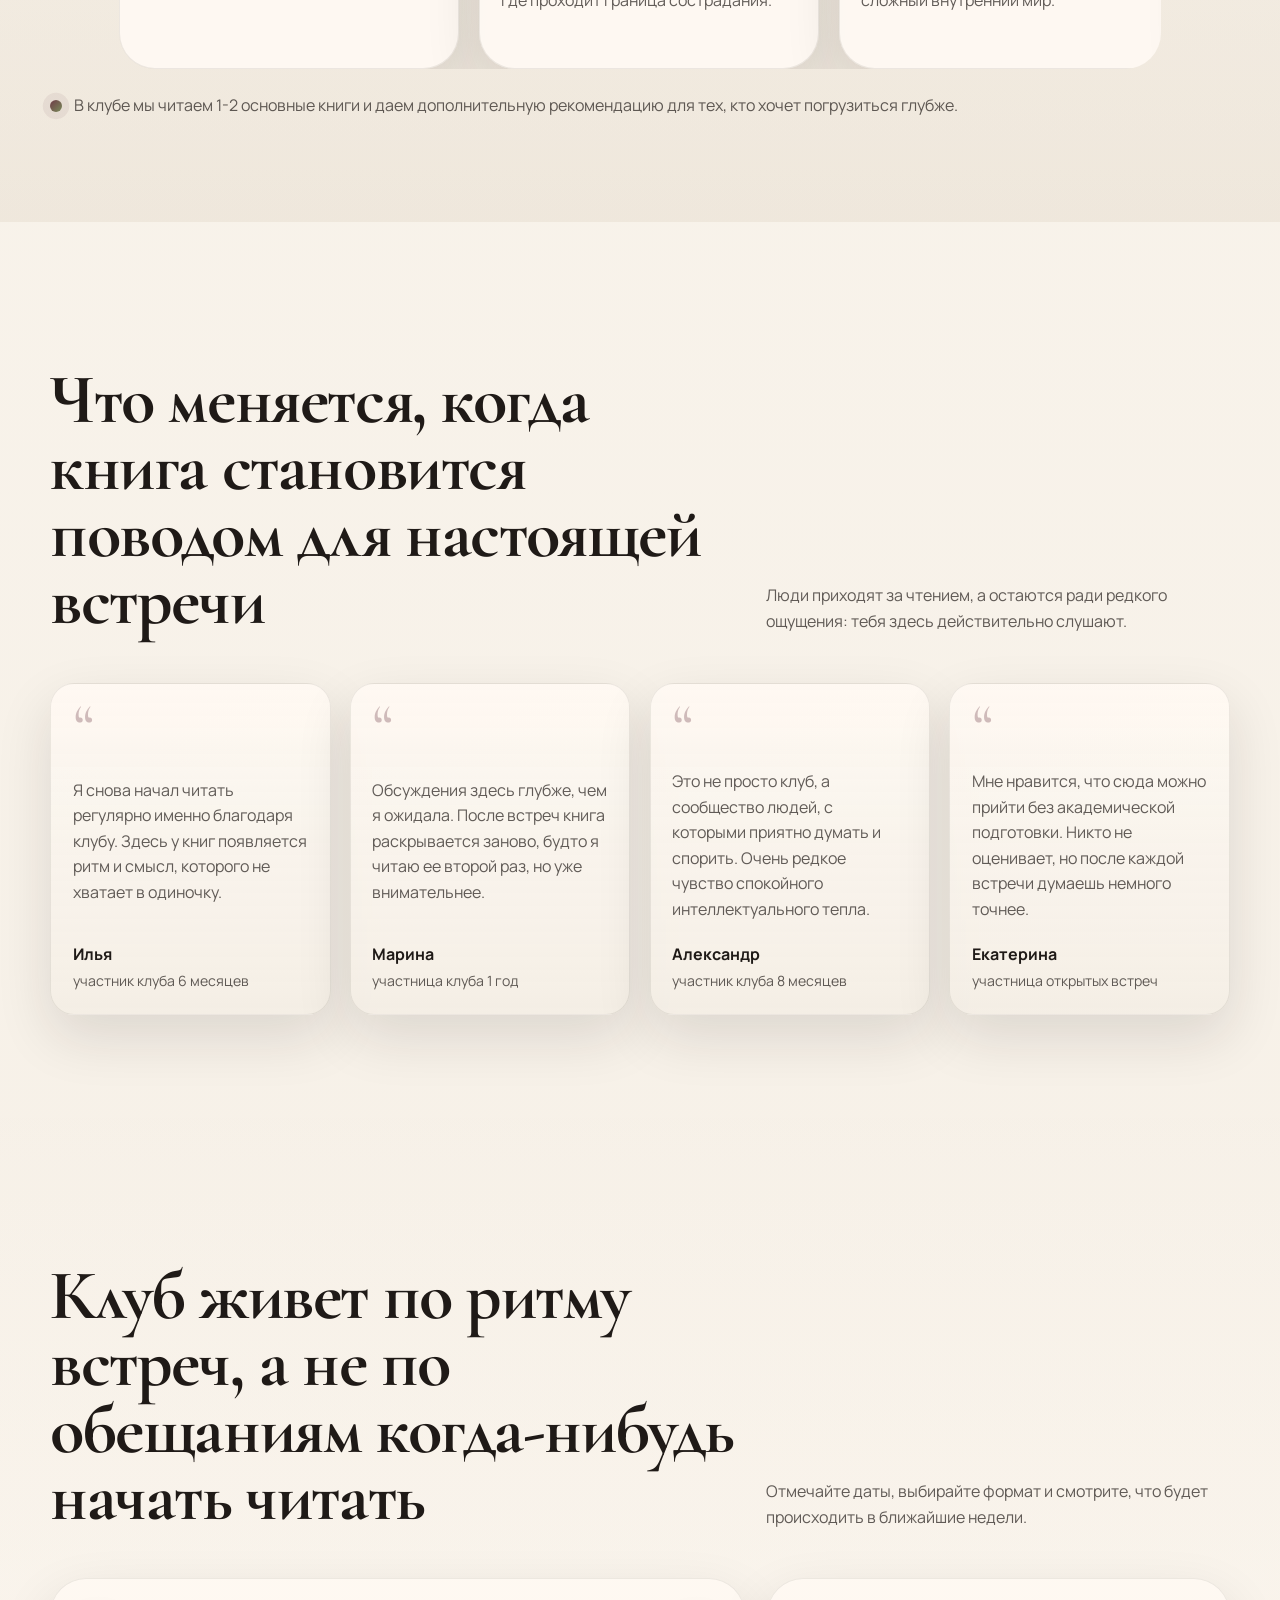
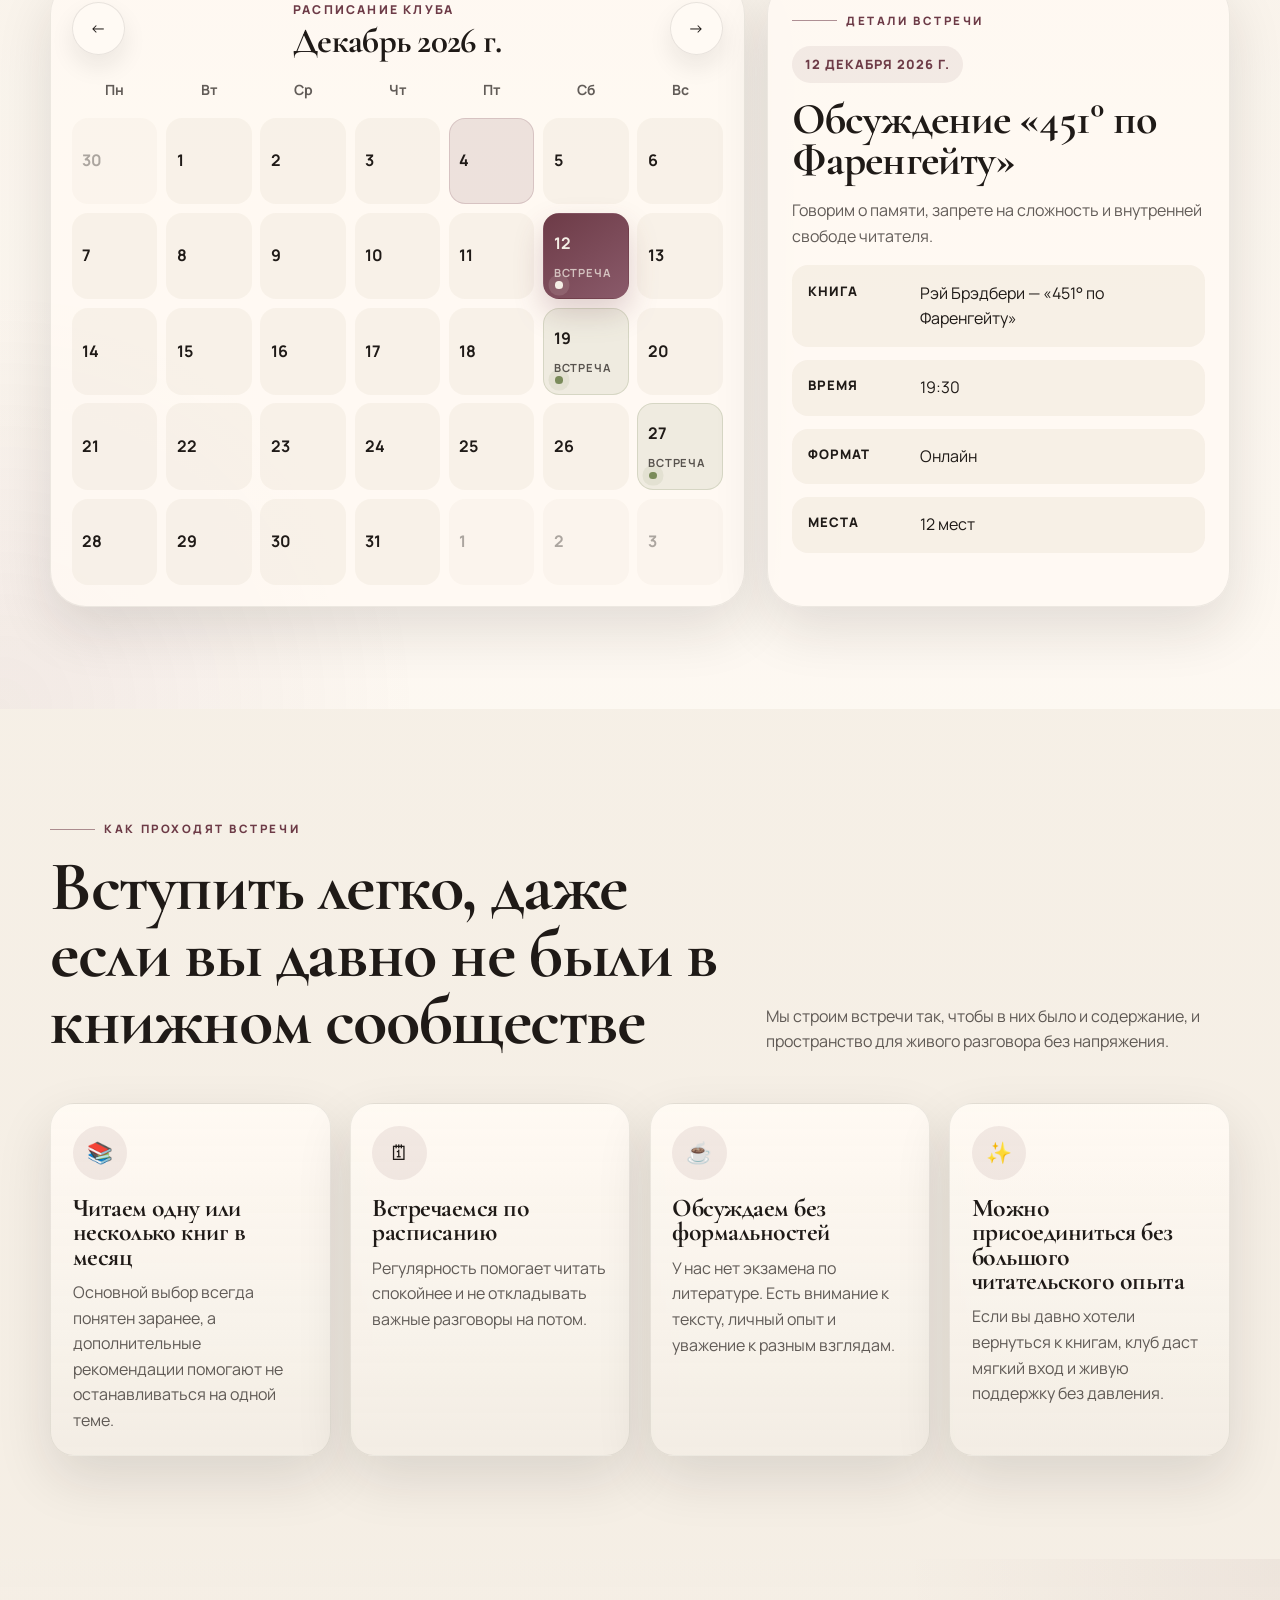
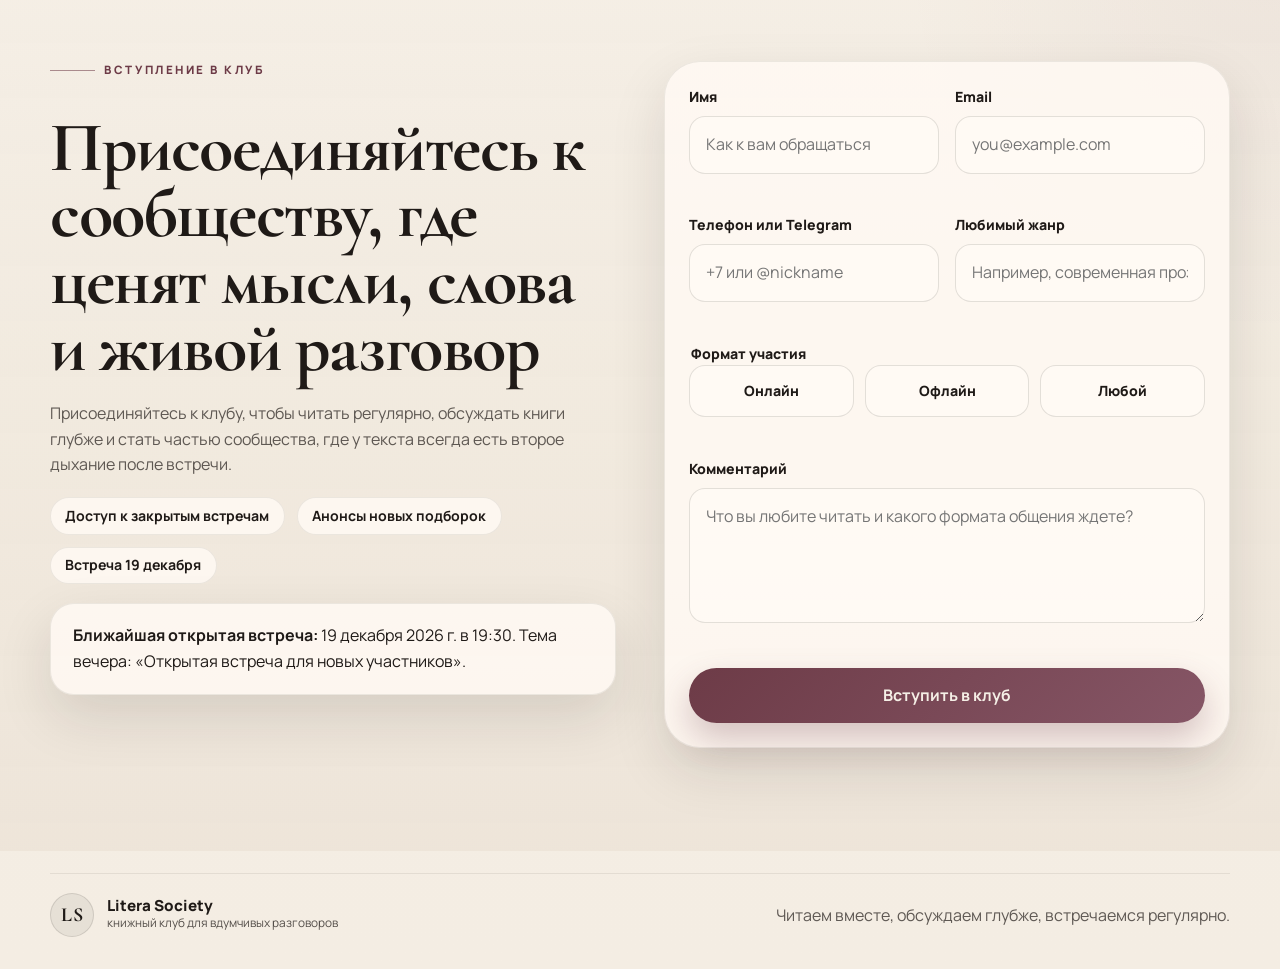
<file: bookclub.html>
<!DOCTYPE html>
<html lang="ru">
<head>
  <meta charset="UTF-8">
  <meta name="viewport" content="width=device-width, initial-scale=1.0">
  <meta
    name="description"
    content="Лендинг книжного клуба с подборкой книг месяца, календарем встреч, отзывами и формой вступления."
  >
  <title>Litera Society — книжный клуб для тех, кто любит книги и разговоры о них</title>
  <link rel="preconnect" href="https://fonts.googleapis.com">
  <link rel="preconnect" href="https://fonts.gstatic.com" crossorigin>
  <link
    href="https://fonts.googleapis.com/css2?family=Cormorant+Garamond:wght@500;600;700&family=Manrope:wght@400;500;600;700;800&display=swap"
    rel="stylesheet"
  >
  <link rel="stylesheet" href="./bookclub/style.css">
</head>
<body>
  <header class="site-header" id="top">
    <div class="container header-inner">
      <a class="brand" href="#hero" aria-label="Litera Society">
        <span class="brand-mark">LS</span>
        <span class="brand-copy">
          <strong>Litera Society</strong>
          <small>книжный клуб</small>
        </span>
      </a>

      <button
        class="nav-toggle"
        type="button"
        aria-expanded="false"
        aria-controls="site-nav"
        aria-label="Открыть меню"
      >
        <span></span>
        <span></span>
        <span></span>
      </button>

      <nav class="site-nav" id="site-nav" aria-label="Основная навигация">
        <a href="#about">О клубе</a>
        <a href="#monthly-books">Книги месяца</a>
        <a href="#testimonials">Отзывы</a>
        <a href="#meetings-calendar">Календарь</a>
        <a href="#benefits">Преимущества</a>
        <a href="./index.html#projects">Портфолио</a>
        <a href="#join-form" class="nav-cta">Вступить</a>
      </nav>
    </div>
  </header>

  <main>
    <section class="hero" id="hero">
      <div class="hero-backdrop" aria-hidden="true">
        <svg class="hero-art" viewBox="0 0 900 900" xmlns="http://www.w3.org/2000/svg" role="presentation">
          <defs>
            <linearGradient id="heroGlow" x1="0%" y1="0%" x2="100%" y2="100%">
              <stop offset="0%" stop-color="#f5efe6" stop-opacity="0.75" />
              <stop offset="45%" stop-color="#d8cbb8" stop-opacity="0.2" />
              <stop offset="100%" stop-color="#1f1a17" stop-opacity="0" />
            </linearGradient>
            <linearGradient id="heroShelf" x1="0%" y1="0%" x2="100%" y2="0%">
              <stop offset="0%" stop-color="#6d3b47" stop-opacity="0.85" />
              <stop offset="100%" stop-color="#7a8b5a" stop-opacity="0.9" />
            </linearGradient>
          </defs>
          <circle cx="720" cy="220" r="210" fill="url(#heroGlow)" />
          <rect x="130" y="280" width="450" height="16" rx="8" fill="#f5efe6" fill-opacity="0.22" />
          <rect x="130" y="472" width="520" height="16" rx="8" fill="#f5efe6" fill-opacity="0.16" />
          <rect x="160" y="168" width="46" height="112" rx="10" fill="url(#heroShelf)" />
          <rect x="218" y="128" width="70" height="152" rx="12" fill="#d8cbb8" fill-opacity="0.86" />
          <rect x="298" y="150" width="40" height="130" rx="10" fill="#7a8b5a" fill-opacity="0.85" />
          <rect x="348" y="118" width="78" height="162" rx="12" fill="#6d3b47" fill-opacity="0.9" />
          <rect x="438" y="144" width="44" height="136" rx="10" fill="#f5efe6" fill-opacity="0.72" />
          <rect x="492" y="102" width="54" height="178" rx="12" fill="#d8cbb8" fill-opacity="0.65" />
          <rect x="182" y="356" width="60" height="116" rx="12" fill="#f5efe6" fill-opacity="0.8" />
          <rect x="254" y="330" width="44" height="142" rx="10" fill="#7a8b5a" fill-opacity="0.86" />
          <rect x="310" y="346" width="82" height="126" rx="14" fill="#6d3b47" fill-opacity="0.88" />
          <rect x="404" y="322" width="48" height="150" rx="10" fill="#d8cbb8" fill-opacity="0.72" />
          <rect x="462" y="338" width="52" height="134" rx="12" fill="#f5efe6" fill-opacity="0.72" />
          <rect x="526" y="298" width="64" height="174" rx="12" fill="#7a8b5a" fill-opacity="0.72" />
          <path d="M684 560c0-34 25-56 58-56s58 22 58 56v10h-116v-10Z" fill="#f5efe6" fill-opacity="0.18" />
          <path d="M706 520c0-18 13-30 28-30s28 12 28 30v18h-56v-18Z" fill="#f5efe6" fill-opacity="0.26" />
          <path d="M675 598h138c22 0 40 18 40 40v16H635v-16c0-22 18-40 40-40Z" fill="#1f1a17" fill-opacity="0.55" />
          <ellipse cx="744" cy="672" rx="116" ry="28" fill="#1f1a17" fill-opacity="0.28" />
          <path d="M745 474c4-28 18-44 32-56" stroke="#f5efe6" stroke-opacity="0.22" stroke-width="8" stroke-linecap="round" />
          <path d="M700 456c-12-20-14-38-10-58" stroke="#f5efe6" stroke-opacity="0.16" stroke-width="8" stroke-linecap="round" />
        </svg>
      </div>

      <div class="container hero-inner">
        <div class="hero-copy">
          <p class="eyebrow hidden" data-reveal="up">Сообщество для вдумчивого чтения</p>
          <h1 class="hidden" data-reveal="up" data-delay="0.1">
            Клуб для тех, кто любит книги и разговоры о них
          </h1>
          <p class="hero-text hidden" data-reveal="up" data-delay="0.2">
            Читаем вместе, обсуждаем глубже, открываем новые смыслы и находим близких по духу людей.
            Здесь чтение становится не задачей, а красивым ритуалом и живым опытом.
          </p>

          <div class="hero-actions hidden" data-reveal="up" data-delay="0.3">
            <a class="btn btn-primary" href="#monthly-books">Смотреть книги месяца</a>
            <a class="btn btn-secondary" href="#join-form">Вступить в клуб</a>
          </div>

          <div class="hero-notes hidden" data-reveal="up" data-delay="0.4">
            <div>
              <strong>2 встречи</strong>
              <span>каждый месяц в уютном ритме</span>
            </div>
            <div>
              <strong>120+ участников</strong>
              <span>с общим вкусом к разговорам и текстам</span>
            </div>
          </div>
        </div>

        <aside class="hero-panel hidden" data-reveal="left" data-delay="0.25">
          <p class="panel-label">Ближайшая открытая встреча</p>
          <h2 id="heroMeetingDate">19 марта, 19:30</h2>
          <p class="panel-text" id="heroMeetingTheme">
            Вечер для новых участников: говорим о том, как читать медленнее, замечать детали и не бояться
            собственных интерпретаций.
          </p>
          <ul class="panel-list">
            <li id="heroMeetingFormat">Формат: гибридно, онлайн + камерная офлайн-группа</li>
            <li id="heroMeetingBook">Тема: как книга меняется после обсуждения</li>
            <li id="heroMeetingSpots">Места: 8</li>
          </ul>
        </aside>
      </div>

      <a class="scroll-hint hidden" data-reveal="up" data-delay="0.55" href="#about" aria-label="Прокрутить к следующему блоку">
        <span></span>
        Листать вниз
      </a>
    </section>

    <section class="section about" id="about">
      <div class="container about-grid">
        <div class="section-copy">
          <p class="eyebrow hidden" data-reveal="up">О клубе</p>
          <h2 class="hidden" data-reveal="up" data-delay="0.08">
            Книжный клуб, где чтение превращается в разговор, атмосферу и привычку возвращаться к важному
          </h2>
          <p class="hidden" data-reveal="up" data-delay="0.16">
            Этот клуб создан для людей, которым важно не только читать, но и делиться впечатлениями,
            спорить о героях, находить новые интерпретации и превращать чтение в живой опыт.
          </p>
          <p class="hidden" data-reveal="up" data-delay="0.22">
            Он подходит тем, кто любит красивую интеллектуальную среду, ищет регулярность без давления
            и хочет чувствовать себя частью круга, где слушают, замечают и ценят мысль.
          </p>

          <div class="about-points">
            <article class="point-card hidden" data-reveal="up" data-delay="0.05">
              <span class="point-icon">01</span>
              <h3>Совместное чтение</h3>
              <p>Выбираем книги, к которым хочется возвращаться и перечитывать отдельные страницы.</p>
            </article>
            <article class="point-card hidden" data-reveal="up" data-delay="0.14">
              <span class="point-icon">02</span>
              <h3>Живые обсуждения</h3>
              <p>Не пересказываем сюжет, а говорим о смыслах, интонации, памяти и личных откликах.</p>
            </article>
            <article class="point-card hidden" data-reveal="up" data-delay="0.23">
              <span class="point-icon">03</span>
              <h3>Встречи по расписанию</h3>
              <p>Понятный ритм, заранее объявленные темы и комфортный формат для занятых людей.</p>
            </article>
          </div>
        </div>

        <figure class="about-visual hidden" data-reveal="zoom" data-delay="0.12">
          <div class="about-visual-frame">
            <svg viewBox="0 0 620 700" xmlns="http://www.w3.org/2000/svg" role="presentation">
              <defs>
                <linearGradient id="roomBg" x1="0%" y1="0%" x2="100%" y2="100%">
                  <stop offset="0%" stop-color="#f5efe6" />
                  <stop offset="100%" stop-color="#d8cbb8" />
                </linearGradient>
                <linearGradient id="chairShade" x1="0%" y1="0%" x2="0%" y2="100%">
                  <stop offset="0%" stop-color="#6d3b47" />
                  <stop offset="100%" stop-color="#3f232b" />
                </linearGradient>
              </defs>
              <rect x="0" y="0" width="620" height="700" rx="48" fill="url(#roomBg)" />
              <rect x="94" y="82" width="176" height="294" rx="26" fill="#1f1a17" fill-opacity="0.1" />
              <rect x="120" y="108" width="124" height="242" rx="20" fill="#f5efe6" fill-opacity="0.55" />
              <rect x="318" y="120" width="208" height="22" rx="11" fill="#1f1a17" fill-opacity="0.16" />
              <rect x="318" y="238" width="182" height="22" rx="11" fill="#1f1a17" fill-opacity="0.12" />
              <rect x="332" y="154" width="32" height="84" rx="8" fill="#6d3b47" />
              <rect x="372" y="128" width="54" height="110" rx="8" fill="#7a8b5a" />
              <rect x="434" y="142" width="30" height="96" rx="8" fill="#d8cbb8" />
              <rect x="470" y="118" width="42" height="120" rx="8" fill="#f5efe6" />
              <rect x="330" y="270" width="44" height="110" rx="8" fill="#f5efe6" />
              <rect x="382" y="290" width="56" height="90" rx="8" fill="#6d3b47" />
              <rect x="446" y="256" width="30" height="124" rx="8" fill="#7a8b5a" />
              <path d="M132 570c0-66 48-106 108-106s108 40 108 106v34H132v-34Z" fill="url(#chairShade)" />
              <rect x="118" y="576" width="262" height="82" rx="32" fill="#6d3b47" />
              <rect x="272" y="434" width="180" height="34" rx="17" fill="#1f1a17" fill-opacity="0.12" />
              <rect x="290" y="468" width="142" height="18" rx="9" fill="#1f1a17" fill-opacity="0.08" />
              <ellipse cx="362" cy="504" rx="124" ry="28" fill="#1f1a17" fill-opacity="0.08" />
              <circle cx="186" cy="208" r="26" fill="#d8cbb8" fill-opacity="0.85" />
              <circle cx="186" cy="208" r="12" fill="#f5efe6" />
            </svg>
          </div>
          <figcaption>
            Здесь не нужно быть литературоведом. Достаточно желания читать внимательнее и встречаться
            с людьми, которым книги тоже важны.
          </figcaption>
        </figure>
      </div>
    </section>

    <section class="section books" id="monthly-books">
      <div class="container">
        <div class="section-head">
          <div>
            <p class="eyebrow hidden" data-reveal="up">Подборка месяца</p>
            <h2 class="hidden" data-reveal="up" data-delay="0.08">Книги, которые мы читаем, обсуждаем и проживаем вместе</h2>
          </div>
          <p class="section-summary hidden" data-reveal="up" data-delay="0.16">
            В подборке есть громкие классические тексты и книги, о которых хочется говорить тихо и долго.
            Наведите на карточку, чтобы почувствовать тон будущего разговора.
          </p>
        </div>

        <div class="books-carousel hidden" data-reveal="up" data-delay="0.12">
          <button class="carousel-btn carousel-btn-prev" type="button" aria-label="Показать предыдущие книги">
            <span>&larr;</span>
          </button>

          <div class="books-viewport" id="books-viewport" tabindex="0" aria-label="Карусель книг месяца">
            <div class="books-track">
              <article class="book-card">
                <div class="book-cover cover-1984">
                  <span class="book-tag">Книга месяца</span>
                  <div class="cover-copy">
                    <small>George Orwell</small>
                    <strong>1984</strong>
                  </div>
                  <div class="cover-overlay">
                    <p>Роман о власти, языке и том, как легко потерять внутреннюю свободу.</p>
                  </div>
                </div>
                <div class="book-body">
                  <div class="book-meta">
                    <span>Антиутопия</span>
                    <span>Обсуждаем в клубе</span>
                  </div>
                  <h3>1984</h3>
                  <p class="book-author">Джордж Оруэлл</p>
                  <p class="book-description">
                    Читаем как роман о страхе, языке и личном сопротивлении, которое не всегда выглядит героически.
                  </p>
                </div>
              </article>

              <article class="book-card">
                <div class="book-cover cover-life">
                  <span class="book-tag">Выбор участников</span>
                  <div class="cover-copy">
                    <small>Hanya Yanagihara</small>
                    <strong>Маленькая жизнь</strong>
                  </div>
                  <div class="cover-overlay">
                    <p>Большой и очень хрупкий роман о дружбе, памяти, боли и близости.</p>
                  </div>
                </div>
                <div class="book-body">
                  <div class="book-meta">
                    <span>Современная проза</span>
                    <span>Глубокое чтение</span>
                  </div>
                  <h3>Маленькая жизнь</h3>
                  <p class="book-author">Ханья Янагихара</p>
                  <p class="book-description">
                    Обсуждаем, почему книга вызывает сильнейший эмоциональный отклик и где проходит граница сострадания.
                  </p>
                </div>
              </article>

              <article class="book-card">
                <div class="book-cover cover-451">
                  <span class="book-tag">Обсуждаем в клубе</span>
                  <div class="cover-copy">
                    <small>Ray Bradbury</small>
                    <strong>451&deg; по Фаренгейту</strong>
                  </div>
                  <div class="cover-overlay">
                    <p>Текст о ценности памяти, диалога и внутреннего огня, который нельзя погасить.</p>
                  </div>
                </div>
                <div class="book-body">
                  <div class="book-meta">
                    <span>Фантастика</span>
                    <span>Ближайшая встреча</span>
                  </div>
                  <h3>451&deg; по Фаренгейту</h3>
                  <p class="book-author">Рэй Брэдбери</p>
                  <p class="book-description">
                    Разбираем, как книга говорит о культуре, внимании и праве на сложный внутренний мир.
                  </p>
                </div>
              </article>

              <article class="book-card">
                <div class="book-cover cover-master">
                  <span class="book-tag">Классика месяца</span>
                  <div class="cover-copy">
                    <small>Mikhail Bulgakov</small>
                    <strong>Мастер и Маргарита</strong>
                  </div>
                  <div class="cover-overlay">
                    <p>Ирония, мистицизм и разговор о свободе автора, любви и трусости.</p>
                  </div>
                </div>
                <div class="book-body">
                  <div class="book-meta">
                    <span>Классика</span>
                    <span>Смысловые слои</span>
                  </div>
                  <h3>Мастер и Маргарита</h3>
                  <p class="book-author">Михаил Булгаков</p>
                  <p class="book-description">
                    Читаем не только сюжет, но и ритм, сатиру, подтекст и внутреннюю свободу персонажей.
                  </p>
                </div>
              </article>

              <article class="book-card">
                <div class="book-cover cover-forest">
                  <span class="book-tag">Выбор участников</span>
                  <div class="cover-copy">
                    <small>Haruki Murakami</small>
                    <strong>Норвежский лес</strong>
                  </div>
                  <div class="cover-overlay">
                    <p>Роман о тишине, потерях и той нежности, которую трудно выразить прямо.</p>
                  </div>
                </div>
                <div class="book-body">
                  <div class="book-meta">
                    <span>Психологическая проза</span>
                    <span>Читаем медленно</span>
                  </div>
                  <h3>Норвежский лес</h3>
                  <p class="book-author">Харуки Мураками</p>
                  <p class="book-description">
                    Ищем, как музыка, паузы и недосказанность создают особую эмоциональную оптику книги.
                  </p>
                </div>
              </article>

              <article class="book-card">
                <div class="book-cover cover-rye">
                  <span class="book-tag">Обсуждаем в клубе</span>
                  <div class="cover-copy">
                    <small>J. D. Salinger</small>
                    <strong>Над пропастью во ржи</strong>
                  </div>
                  <div class="cover-overlay">
                    <p>Книга о хрупкости, одиночестве и упрямом желании остаться настоящим.</p>
                  </div>
                </div>
                <div class="book-body">
                  <div class="book-meta">
                    <span>Роман взросления</span>
                    <span>Живой разговор</span>
                  </div>
                  <h3>Над пропастью во ржи</h3>
                  <p class="book-author">Дж. Д. Сэлинджер</p>
                  <p class="book-description">
                    Смотрим, почему голос героя до сих пор звучит остро и узнаваемо для разных поколений.
                  </p>
                </div>
              </article>
            </div>
          </div>

          <button class="carousel-btn carousel-btn-next" type="button" aria-label="Показать следующие книги">
            <span>&rarr;</span>
          </button>
        </div>

        <div class="carousel-status hidden" data-reveal="up" data-delay="0.18">
          <span class="status-dot"></span>
          В клубе мы читаем 1-2 основные книги и даем дополнительную рекомендацию для тех, кто хочет погрузиться глубже.
        </div>
      </div>
    </section>

    <section class="section testimonials" id="testimonials">
      <div class="container">
        <div class="section-head">
          <div>
            <p class="eyebrow hidden" data-reveal="up">Отзывы участников</p>
            <h2 class="hidden" data-reveal="up" data-delay="0.08">Что меняется, когда книга становится поводом для настоящей встречи</h2>
          </div>
          <p class="section-summary hidden" data-reveal="up" data-delay="0.16">
            Люди приходят за чтением, а остаются ради редкого ощущения: тебя здесь действительно слушают.
          </p>
        </div>

        <div class="testimonials-grid">
          <article class="testimonial-card hidden" data-reveal="up" data-delay="0.04">
            <span class="quote-mark">“</span>
            <p>Я снова начал читать регулярно именно благодаря клубу. Здесь у книг появляется ритм и смысл, которого не хватает в одиночку.</p>
            <div class="testimonial-author">
              <strong>Илья</strong>
              <span>участник клуба 6 месяцев</span>
            </div>
          </article>

          <article class="testimonial-card hidden" data-reveal="up" data-delay="0.12">
            <span class="quote-mark">“</span>
            <p>Обсуждения здесь глубже, чем я ожидала. После встреч книга раскрывается заново, будто я читаю ее второй раз, но уже внимательнее.</p>
            <div class="testimonial-author">
              <strong>Марина</strong>
              <span>участница клуба 1 год</span>
            </div>
          </article>

          <article class="testimonial-card hidden" data-reveal="up" data-delay="0.2">
            <span class="quote-mark">“</span>
            <p>Это не просто клуб, а сообщество людей, с которыми приятно думать и спорить. Очень редкое чувство спокойного интеллектуального тепла.</p>
            <div class="testimonial-author">
              <strong>Александр</strong>
              <span>участник клуба 8 месяцев</span>
            </div>
          </article>

          <article class="testimonial-card hidden" data-reveal="up" data-delay="0.28">
            <span class="quote-mark">“</span>
            <p>Мне нравится, что сюда можно прийти без академической подготовки. Никто не оценивает, но после каждой встречи думаешь немного точнее.</p>
            <div class="testimonial-author">
              <strong>Екатерина</strong>
              <span>участница открытых встреч</span>
            </div>
          </article>
        </div>
      </div>
    </section>

    <section class="section calendar-section" id="meetings-calendar">
      <div class="container">
        <div class="section-head">
          <div>
            <p class="eyebrow hidden" data-reveal="up">Календарь встреч</p>
            <h2 class="hidden" data-reveal="up" data-delay="0.08">Клуб живет по ритму встреч, а не по обещаниям когда-нибудь начать читать</h2>
          </div>
          <p class="section-summary hidden" data-reveal="up" data-delay="0.16">
            Отмечайте даты, выбирайте формат и смотрите, что будет происходить в ближайшие недели.
          </p>
        </div>

        <div class="calendar-layout">
          <div class="calendar-widget hidden" data-reveal="up" data-delay="0.06">
            <div class="calendar-toolbar">
              <button class="calendar-nav" id="prev-month" type="button" aria-label="Предыдущий месяц">&larr;</button>
              <div>
                <p class="calendar-label">Расписание клуба</p>
                <h3 id="calendar-month-label">Март 2026</h3>
              </div>
              <button class="calendar-nav" id="next-month" type="button" aria-label="Следующий месяц">&rarr;</button>
            </div>

            <div class="calendar-weekdays" aria-hidden="true">
              <span>Пн</span>
              <span>Вт</span>
              <span>Ср</span>
              <span>Чт</span>
              <span>Пт</span>
              <span>Сб</span>
              <span>Вс</span>
            </div>

            <div class="calendar-grid" id="calendar-grid"></div>
          </div>

          <aside class="event-panel hidden" data-reveal="left" data-delay="0.14">
            <p class="eyebrow">Детали встречи</p>
            <div class="event-details" id="event-details">
              <div class="event-empty">
                <strong>Выберите дату с подсветкой</strong>
                <p>Мы покажем тему встречи, книгу, время и формат участия.</p>
              </div>
            </div>
          </aside>
        </div>
      </div>
    </section>

    <section class="section benefits" id="benefits">
      <div class="container">
        <div class="section-head benefits-head">
          <div>
            <p class="eyebrow hidden" data-reveal="up">Как проходят встречи</p>
            <h2 class="hidden" data-reveal="up" data-delay="0.08">Вступить легко, даже если вы давно не были в книжном сообществе</h2>
          </div>
          <p class="section-summary hidden" data-reveal="up" data-delay="0.16">
            Мы строим встречи так, чтобы в них было и содержание, и пространство для живого разговора без напряжения.
          </p>
        </div>

        <div class="benefits-grid">
          <article class="benefit-card hidden" data-reveal="up" data-delay="0.05">
            <span class="benefit-icon">📚</span>
            <h3>Читаем одну или несколько книг в месяц</h3>
            <p>Основной выбор всегда понятен заранее, а дополнительные рекомендации помогают не останавливаться на одной теме.</p>
          </article>

          <article class="benefit-card hidden" data-reveal="up" data-delay="0.13">
            <span class="benefit-icon">🗓</span>
            <h3>Встречаемся по расписанию</h3>
            <p>Регулярность помогает читать спокойнее и не откладывать важные разговоры на потом.</p>
          </article>

          <article class="benefit-card hidden" data-reveal="up" data-delay="0.21">
            <span class="benefit-icon">☕</span>
            <h3>Обсуждаем без формальностей</h3>
            <p>У нас нет экзамена по литературе. Есть внимание к тексту, личный опыт и уважение к разным взглядам.</p>
          </article>

          <article class="benefit-card hidden" data-reveal="up" data-delay="0.29">
            <span class="benefit-icon">✨</span>
            <h3>Можно присоединиться без большого читательского опыта</h3>
            <p>Если вы давно хотели вернуться к книгам, клуб даст мягкий вход и живую поддержку без давления.</p>
          </article>
        </div>
      </div>
    </section>

    <section class="section join-section" id="join-form">
      <div class="container join-grid">
        <div class="join-copy">
          <p class="eyebrow hidden" data-reveal="up">Вступление в клуб</p>
          <h2 class="hidden" data-reveal="up" data-delay="0.08">Присоединяйтесь к сообществу, где ценят мысли, слова и живой разговор</h2>
          <p class="hidden" data-reveal="up" data-delay="0.16">
            Присоединяйтесь к клубу, чтобы читать регулярно, обсуждать книги глубже и стать частью сообщества,
            где у текста всегда есть второе дыхание после встречи.
          </p>

          <div class="join-benefits hidden" data-reveal="up" data-delay="0.24">
            <div class="join-chip">Доступ к закрытым встречам</div>
            <div class="join-chip">Анонсы новых подборок</div>
            <div class="join-chip" id="joinMeetingChip">Открытая встреча 19 марта</div>
          </div>

          <div class="join-note hidden" data-reveal="up" data-delay="0.32" id="joinMeetingNote">
            <strong>Ближайшая открытая встреча:</strong>
            19 марта в 19:30. Тема вечера: «Почему книга раскрывается только после разговора».
          </div>
        </div>

        <div class="form-card hidden" data-reveal="left" data-delay="0.16">
          <form class="join-form" id="joinClubForm" novalidate>
            <div class="form-grid">
              <label class="field" data-field="name">
                <span>Имя</span>
                <input type="text" name="name" placeholder="Как к вам обращаться">
                <small class="field-error"></small>
              </label>

              <label class="field" data-field="email">
                <span>Email</span>
                <input type="email" name="email" placeholder="you@example.com">
                <small class="field-error"></small>
              </label>

              <label class="field" data-field="contact">
                <span>Телефон или Telegram</span>
                <input type="text" name="contact" placeholder="+7 или @nickname">
                <small class="field-error"></small>
              </label>

              <label class="field" data-field="genre">
                <span>Любимый жанр</span>
                <input type="text" name="genre" placeholder="Например, современная проза">
                <small class="field-error"></small>
              </label>

              <fieldset class="field field-full fieldset" data-field="format">
                <legend>Формат участия</legend>
                <div class="choice-group">
                  <label class="choice">
                    <input type="radio" name="format" value="Онлайн">
                    <span>Онлайн</span>
                  </label>
                  <label class="choice">
                    <input type="radio" name="format" value="Офлайн">
                    <span>Офлайн</span>
                  </label>
                  <label class="choice">
                    <input type="radio" name="format" value="Любой">
                    <span>Любой</span>
                  </label>
                </div>
                <small class="field-error"></small>
              </fieldset>

              <label class="field field-full" data-field="comment">
                <span>Комментарий</span>
                <textarea name="comment" rows="4" placeholder="Что вы любите читать и какого формата общения ждете?"></textarea>
                <small class="field-error"></small>
              </label>
            </div>

            <button class="btn btn-primary form-submit" type="submit">Вступить в клуб</button>

            <div class="form-success" id="formSuccess" aria-live="polite">
              <strong>Заявка отправлена.</strong>
              <p>Мы напишем вам с деталями ближайшей встречи и подскажем, с какой книги лучше начать.</p>
            </div>
          </form>
        </div>
      </div>
    </section>
  </main>

  <footer class="site-footer">
    <div class="container footer-inner">
      <div>
        <a class="brand brand-footer" href="#hero">
          <span class="brand-mark">LS</span>
          <span class="brand-copy">
            <strong>Litera Society</strong>
            <small>книжный клуб для вдумчивых разговоров</small>
          </span>
        </a>
      </div>
      <p>Читаем вместе, обсуждаем глубже, встречаемся регулярно.</p>
    </div>
  </footer>

  <script src="./bookclub/script.js"></script>
</body>
</html>
</file>
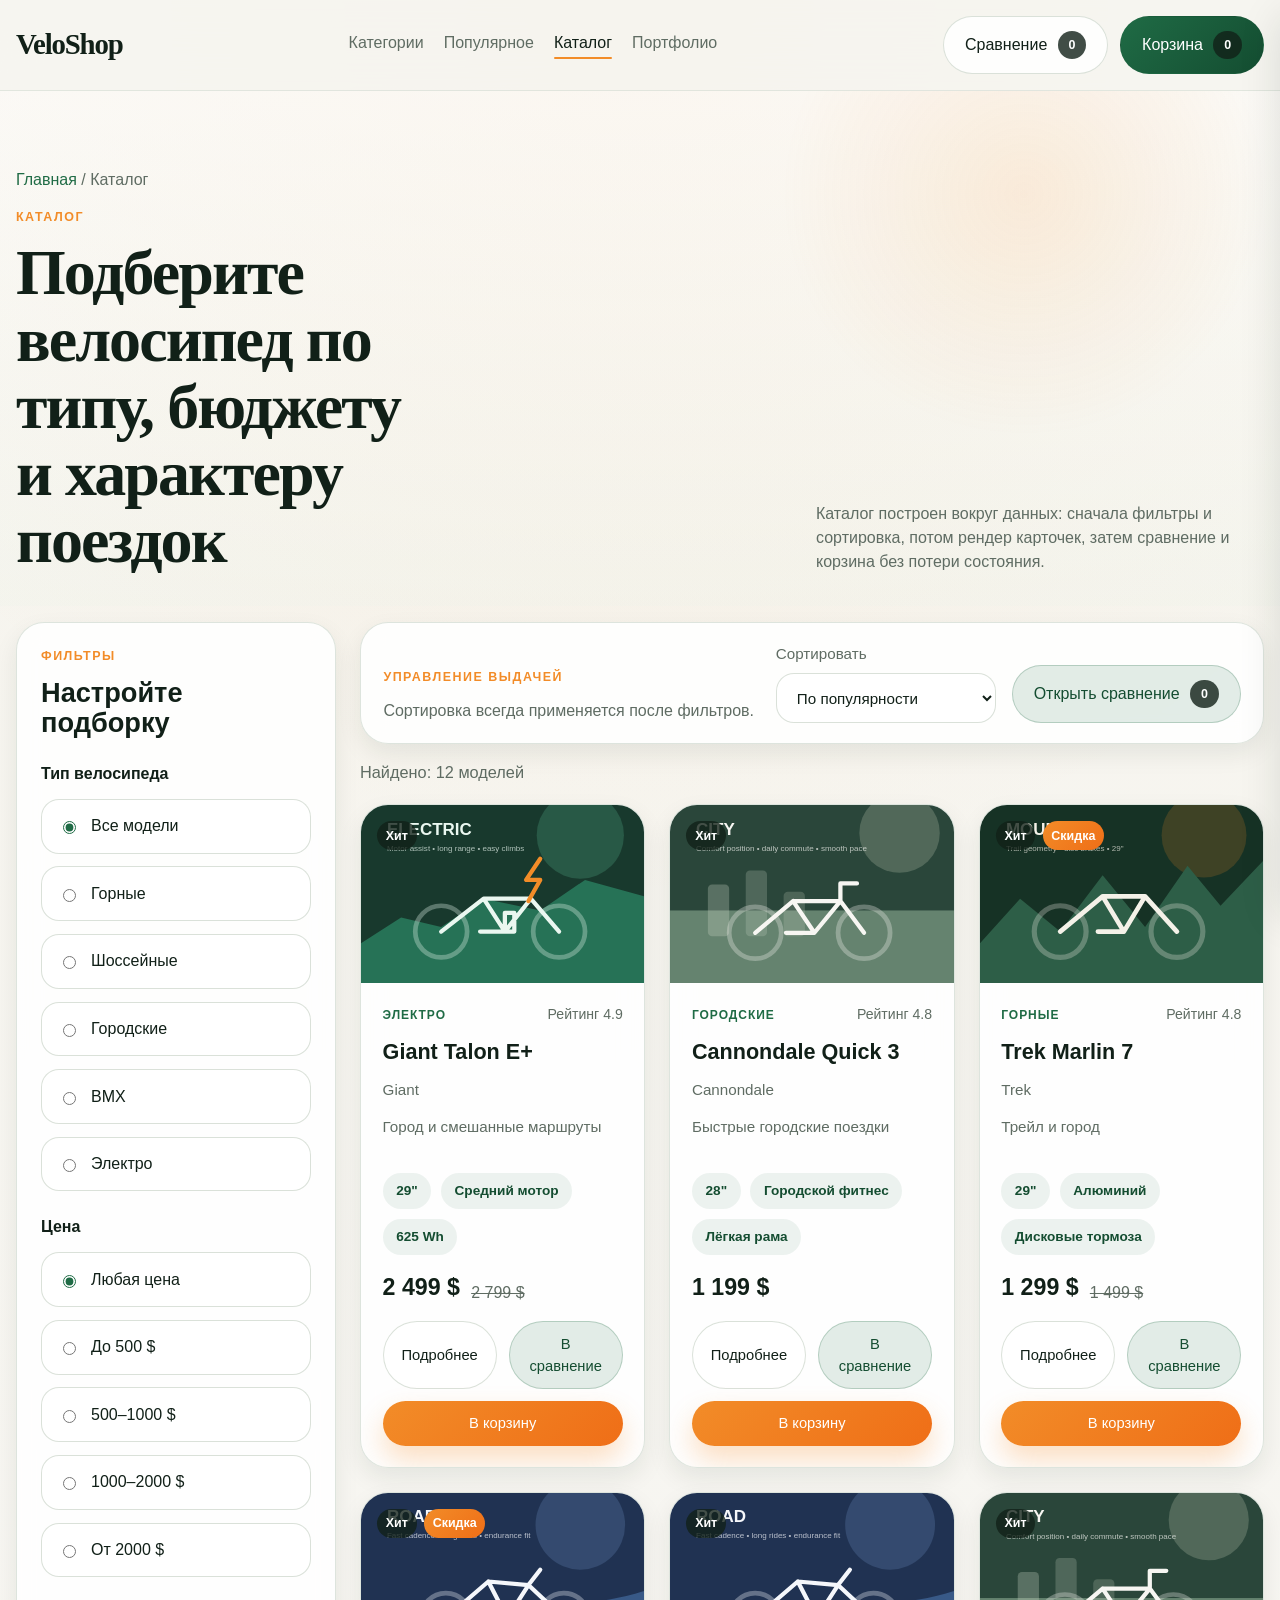
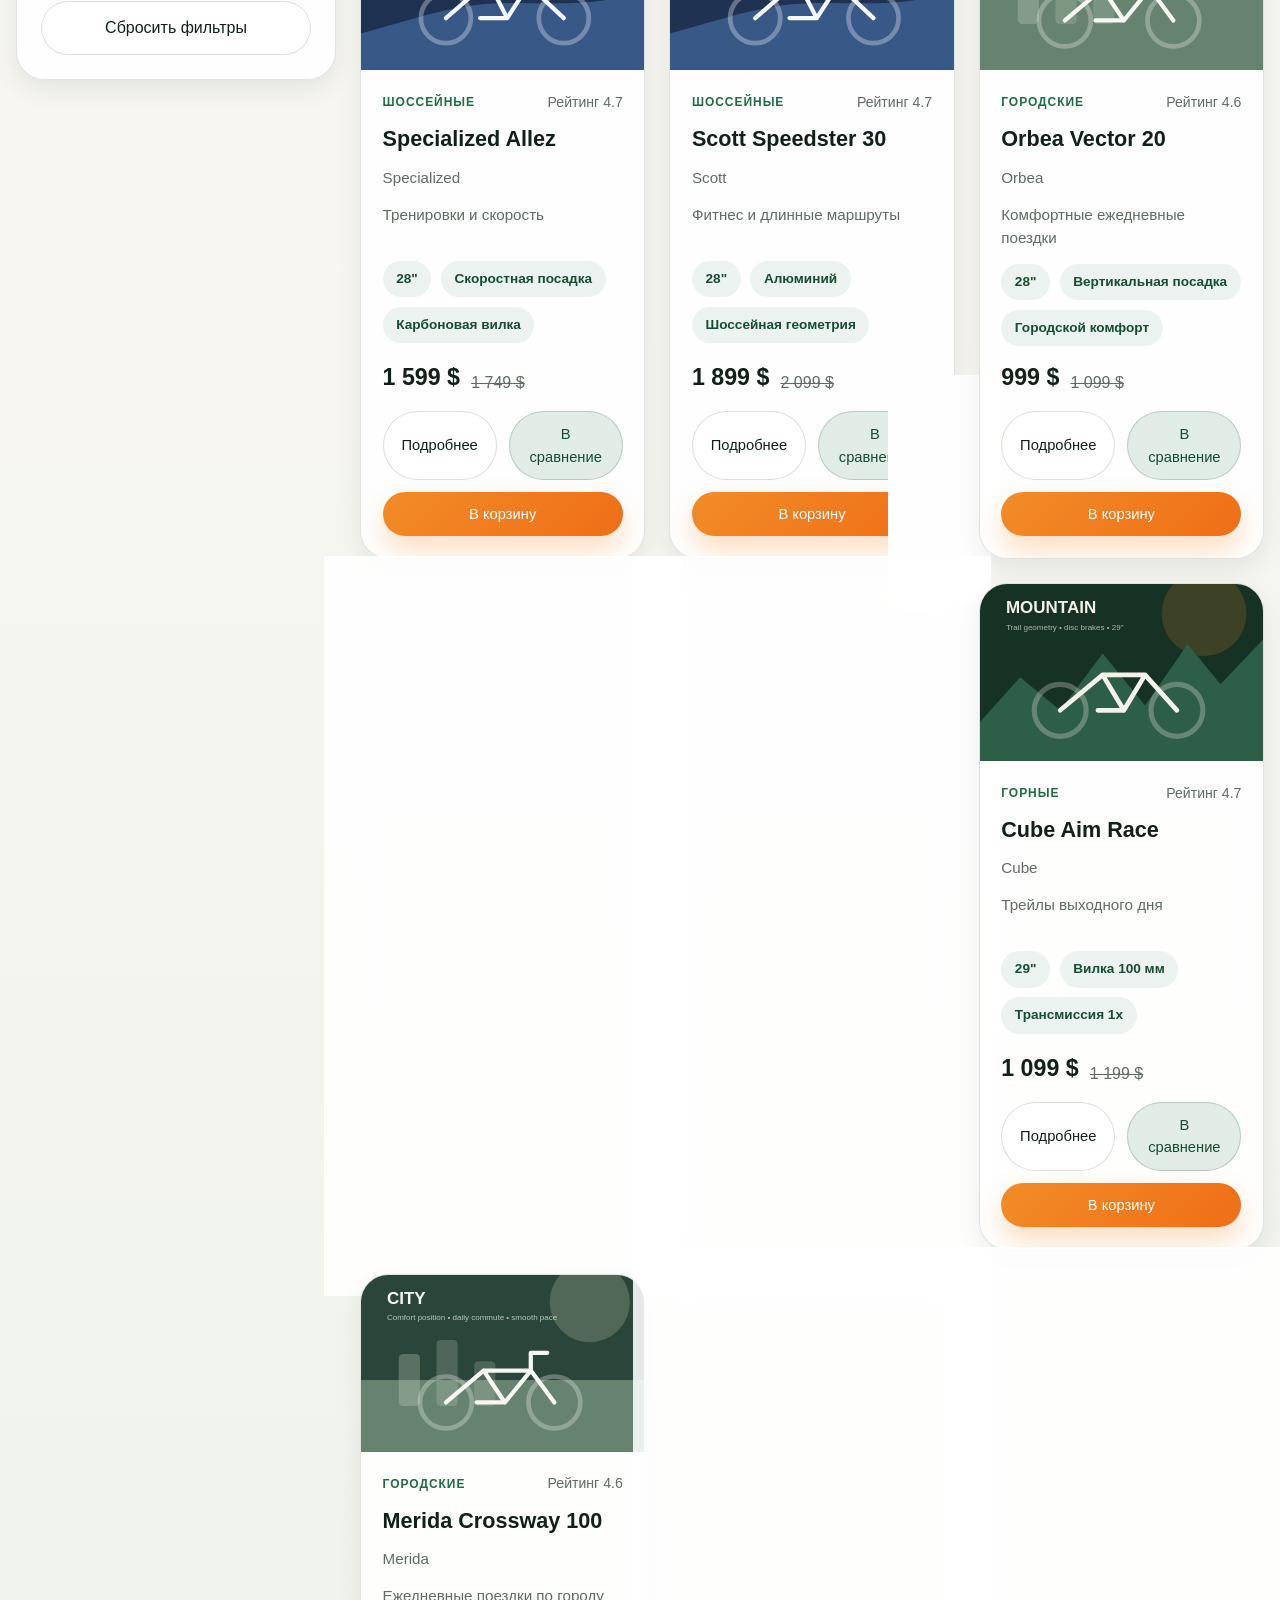
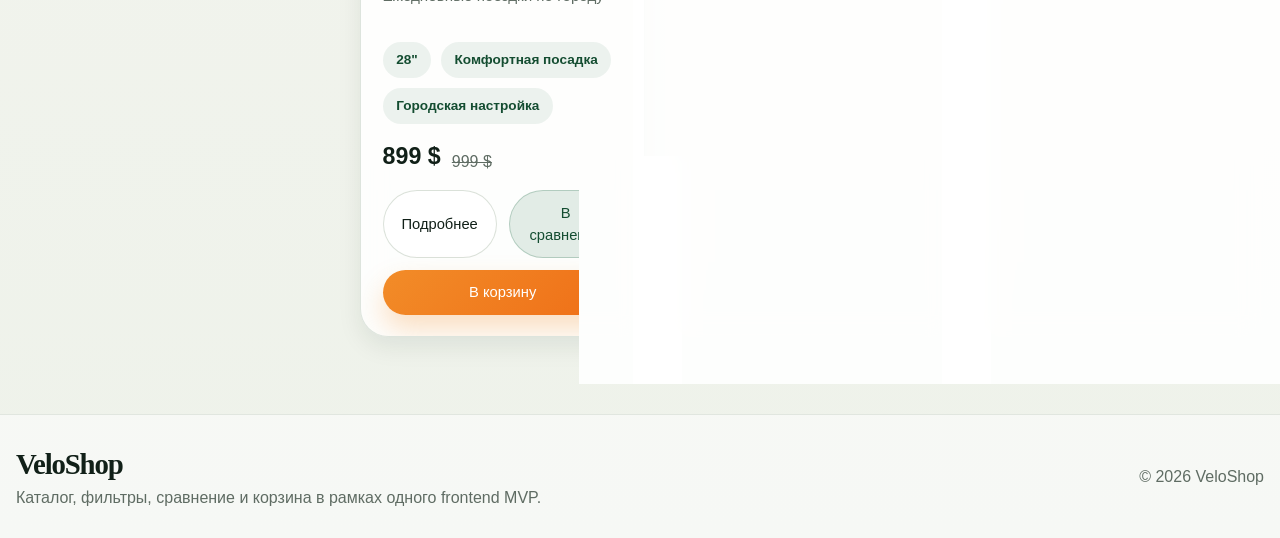
<file: catalog.html>
<!DOCTYPE html>
<html lang="ru">
  <head>
    <meta charset="UTF-8">
    <meta name="viewport" content="width=device-width, initial-scale=1.0">
    <title>VeloShop — каталог велосипедов</title>
    <link rel="stylesheet" href="./veloshop/css/reset.css">
    <link rel="stylesheet" href="./veloshop/css/variables.css">
    <link rel="stylesheet" href="./veloshop/css/main.css">
    <link rel="stylesheet" href="./veloshop/css/catalog.css">
    <script type="module" src="./veloshop/js/catalog.js"></script>
  </head>
  <body>
    <header class="site-header">
      <div class="container site-header__inner">
        <a class="logo" href="./mainvelo.html">VeloShop</a>
        <nav class="site-nav" aria-label="Основная навигация">
          <a href="./mainvelo.html#categories">Категории</a>
          <a href="./mainvelo.html#featured">Популярное</a>
          <a href="./catalog.html" aria-current="page">Каталог</a>
          <a href="./index.html#projects">Портфолио</a>
        </nav>
        <div class="site-header__actions">
          <button class="icon-button" type="button" id="compare-open-btn" data-action="open-compare">
            Сравнение
            <span class="counter-chip" data-compare-counter>0</span>
          </button>
          <button class="icon-button icon-button--accent" type="button" id="cart-open-btn" data-action="open-cart">
            Корзина
            <span class="counter-chip" data-cart-counter>0</span>
          </button>
        </div>
      </div>
    </header>

    <main class="catalog-page">
      <section class="catalog-hero section">
        <div class="container">
          <p class="breadcrumbs"><a href="./mainvelo.html">Главная</a> / Каталог</p>
          <div class="catalog-hero__content">
            <div>
              <p class="eyebrow">Каталог</p>
              <h1>Подберите велосипед по типу, бюджету и характеру поездок</h1>
            </div>
            <p>
              Каталог построен вокруг данных: сначала фильтры и сортировка, потом рендер карточек,
              затем сравнение и корзина без потери состояния.
            </p>
          </div>
        </div>
      </section>

      <section class="catalog-layout section">
        <div class="container catalog-layout__grid">
          <aside class="filters-sidebar card">
            <div class="filters-sidebar__header">
              <p class="eyebrow">Фильтры</p>
              <h2>Настройте подборку</h2>
            </div>
            <form id="catalog-filters">
              <div class="filter-group">
                <h3 class="filter-group__title">Тип велосипеда</h3>
                <label class="filter-option">
                  <input type="radio" name="bike-type" value="all" checked>
                  <span>Все модели</span>
                </label>
                <label class="filter-option">
                  <input type="radio" name="bike-type" value="mountain">
                  <span>Горные</span>
                </label>
                <label class="filter-option">
                  <input type="radio" name="bike-type" value="road">
                  <span>Шоссейные</span>
                </label>
                <label class="filter-option">
                  <input type="radio" name="bike-type" value="city">
                  <span>Городские</span>
                </label>
                <label class="filter-option">
                  <input type="radio" name="bike-type" value="bmx">
                  <span>BMX</span>
                </label>
                <label class="filter-option">
                  <input type="radio" name="bike-type" value="electric">
                  <span>Электро</span>
                </label>
              </div>

              <div class="filter-group">
                <h3 class="filter-group__title">Цена</h3>
                <label class="filter-option">
                  <input type="radio" name="price-range" value="all" checked>
                  <span>Любая цена</span>
                </label>
                <label class="filter-option">
                  <input type="radio" name="price-range" value="under-500">
                  <span>До 500 $</span>
                </label>
                <label class="filter-option">
                  <input type="radio" name="price-range" value="500-1000">
                  <span>500–1000 $</span>
                </label>
                <label class="filter-option">
                  <input type="radio" name="price-range" value="1000-2000">
                  <span>1000–2000 $</span>
                </label>
                <label class="filter-option">
                  <input type="radio" name="price-range" value="over-2000">
                  <span>От 2000 $</span>
                </label>
              </div>

              <button class="btn btn--ghost btn--wide" type="button" data-action="reset-filters">Сбросить фильтры</button>
            </form>
          </aside>

          <div class="catalog-content">
            <div class="catalog-toolbar card">
              <div>
                <p class="eyebrow">Управление выдачей</p>
                <p class="catalog-toolbar__hint">Сортировка всегда применяется после фильтров.</p>
              </div>
              <div class="catalog-toolbar__actions">
                <label class="select-field" for="sort-select">
                  <span>Сортировать</span>
                  <select id="sort-select">
                    <option value="popular">По популярности</option>
                    <option value="price-asc">Сначала дешевле</option>
                    <option value="price-desc">Сначала дороже</option>
                    <option value="name-asc">По названию</option>
                  </select>
                </label>
                <button class="btn btn--secondary" type="button" data-action="open-compare">
                  Открыть сравнение
                  <span class="counter-chip" data-compare-counter>0</span>
                </button>
              </div>
            </div>

            <p class="results-count" id="results-count">Найдено: 0 моделей</p>
            <div class="products-grid" id="catalog-products"></div>
          </div>
        </div>
      </section>
    </main>

    <aside class="cart-drawer" id="cart-drawer" aria-hidden="true">
      <button class="cart-drawer__backdrop" type="button" data-action="close-cart" aria-label="Закрыть корзину"></button>
      <div class="cart-drawer__panel">
        <div class="cart-drawer__header">
          <div>
            <p class="eyebrow">Корзина</p>
            <h2>Выбранные модели</h2>
          </div>
          <button class="icon-button icon-button--ghost" type="button" data-action="close-cart">Закрыть</button>
        </div>
        <div class="cart-drawer__body" id="cart-items"></div>
        <div class="cart-summary">
          <div class="cart-summary__row">
            <span>Итого</span>
            <strong id="cart-total">0 $</strong>
          </div>
          <button class="btn btn--primary btn--wide" type="button" data-action="checkout">Оформить</button>
        </div>
      </div>
    </aside>

    <div class="compare-modal" id="compare-modal" aria-hidden="true">
      <button class="compare-modal__backdrop" type="button" data-action="close-compare" aria-label="Закрыть сравнение"></button>
      <div class="compare-modal__dialog" role="dialog" aria-modal="true" aria-labelledby="compare-title">
        <div class="compare-modal__header">
          <div>
            <p class="eyebrow">Сравнение</p>
            <h2 id="compare-title">Сравните ключевые характеристики</h2>
          </div>
          <button class="icon-button icon-button--ghost" type="button" data-action="close-compare">Закрыть</button>
        </div>
        <div class="compare-modal__content" id="compare-content"></div>
      </div>
    </div>

    <footer class="site-footer">
      <div class="container site-footer__inner">
        <div>
          <a class="logo" href="./mainvelo.html">VeloShop</a>
          <p>Каталог, фильтры, сравнение и корзина в рамках одного frontend MVP.</p>
        </div>
        <p>&copy; <span data-current-year></span> VeloShop</p>
      </div>
    </footer>
  </body>
</html>
</file>
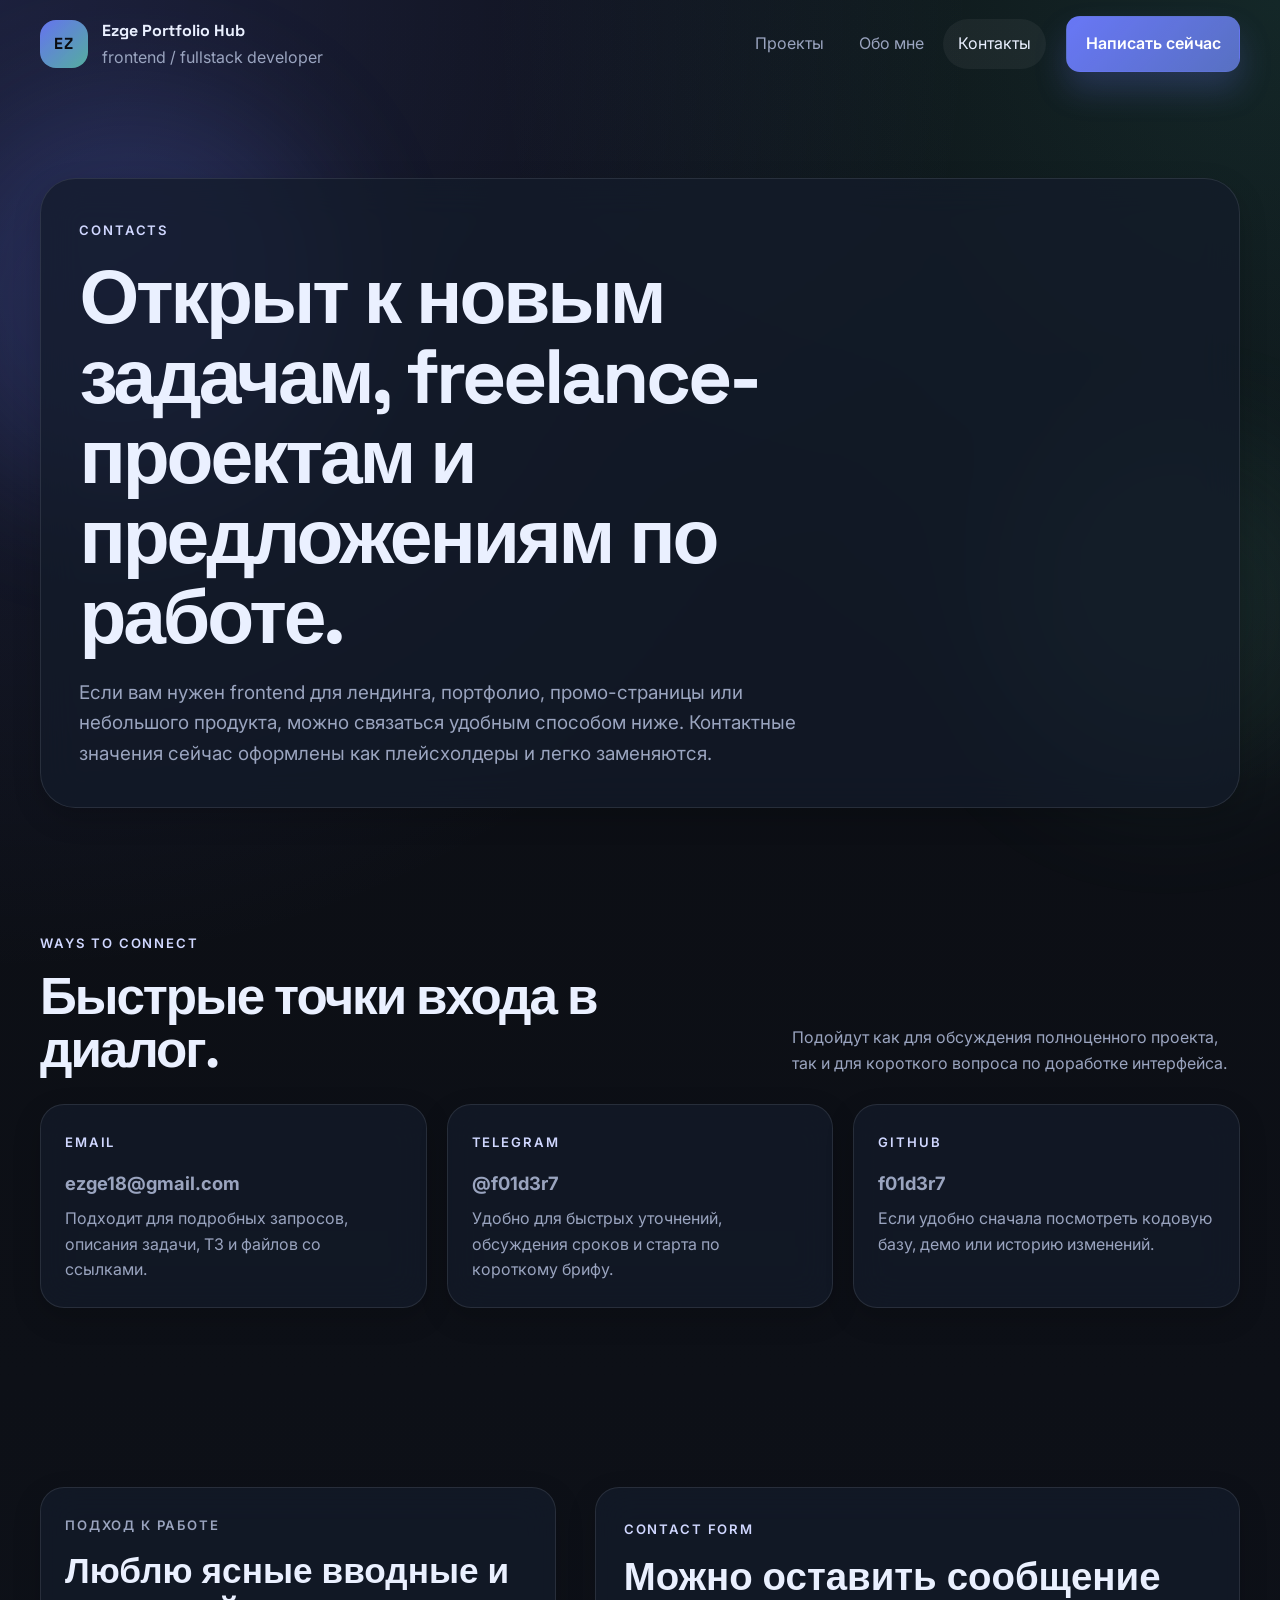
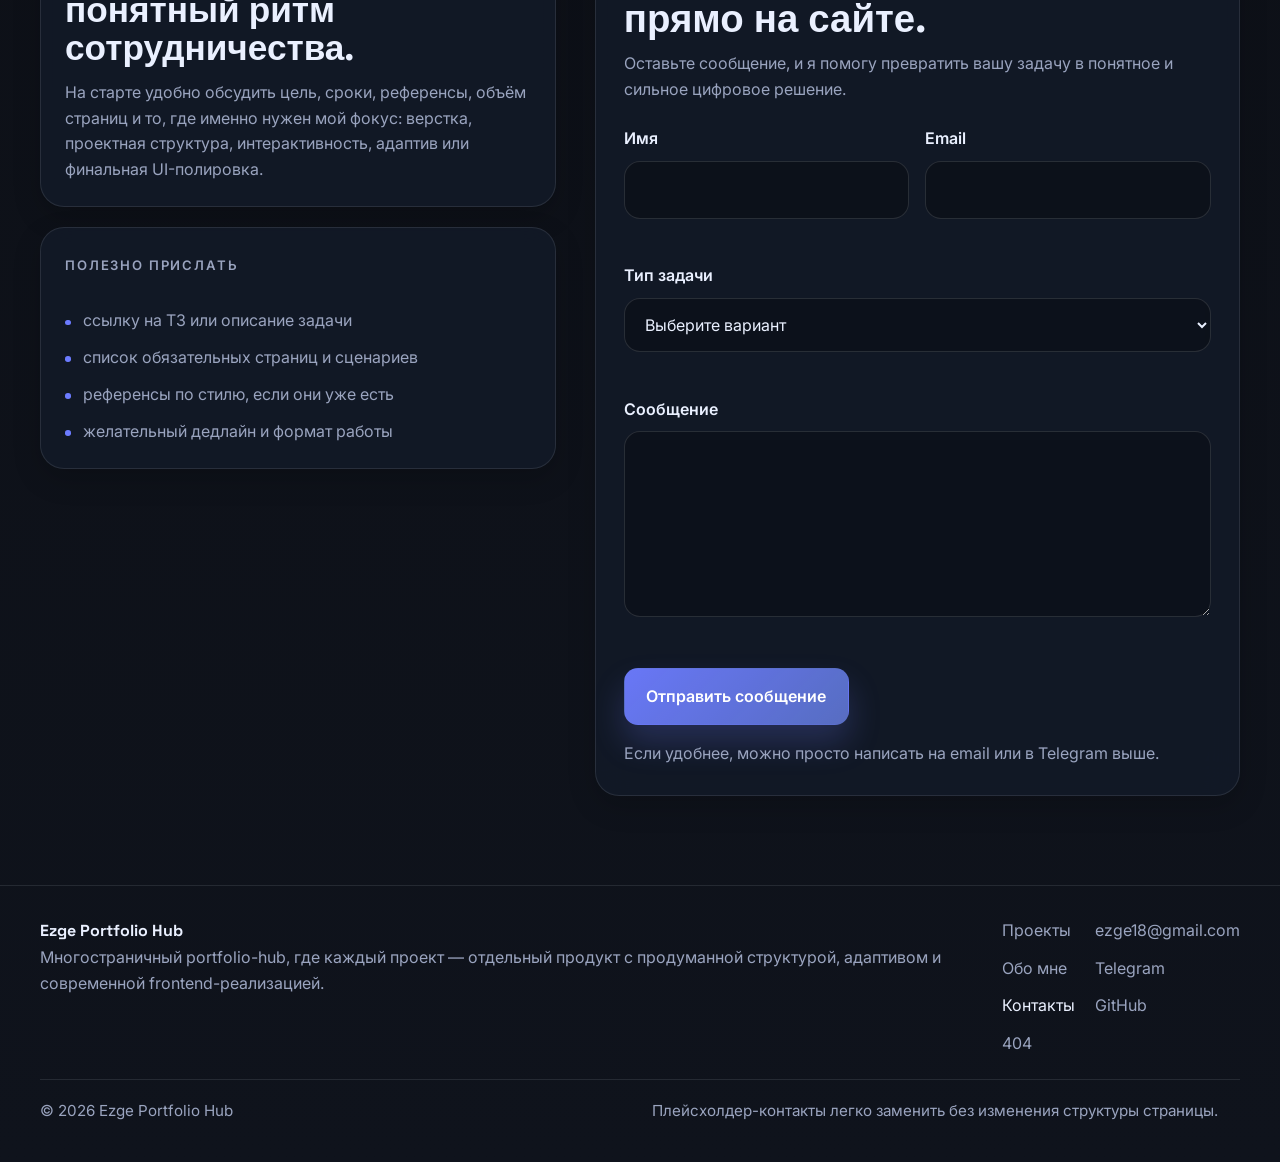
<file: contacts.html>
<!DOCTYPE html>
<html lang="ru">
  <head>
    <meta charset="UTF-8" />
    <meta name="viewport" content="width=device-width, initial-scale=1.0" />
    <meta
      name="description"
      content="Контакты frontend/fullstack developer: способы связи, форма обратной связи и приглашение к сотрудничеству."
    />
    <title>Контакты | Ezge Portfolio Hub</title>
    <link rel="preconnect" href="https://fonts.googleapis.com" />
    <link rel="preconnect" href="https://fonts.gstatic.com" crossorigin />
    <link
      href="https://fonts.googleapis.com/css2?family=Inter:wght@400;500;600;700;800&family=Space+Grotesk:wght@500;700&display=swap"
      rel="stylesheet"
    />
    <link rel="stylesheet" href="./portfolio-assets/css/main.css" />
    <script src="./portfolio-assets/js/main.js" defer></script>
  </head>
  <body class="page page--inner">
    <a class="skip-link" href="#main-content">Перейти к содержимому</a>

    <header class="header" data-header>
      <div class="container header__container">
        <a class="header__logo" href="./index.html" aria-label="Ezge Portfolio Hub">
          <span class="header__logo-mark">EZ</span>
          <span class="header__logo-copy">
            <strong>Ezge Portfolio Hub</strong>
            <span>frontend / fullstack developer</span>
          </span>
        </a>

        <button
          class="header__toggle"
          type="button"
          aria-expanded="false"
          aria-controls="site-nav"
          aria-label="Открыть меню"
          data-menu-toggle
        >
          <span></span>
          <span></span>
        </button>

        <div class="header__menu" id="site-nav" data-menu>
          <nav class="nav header__nav" aria-label="Основная навигация">
            <a class="nav__link" href="./index.html#projects">Проекты</a>
            <a class="nav__link" href="./about.html">Обо мне</a>
            <a class="nav__link" href="./contacts.html" aria-current="page">Контакты</a>
          </nav>

          <a class="button button--primary header__cta" href="#contact-form">Написать сейчас</a>
        </div>
      </div>
    </header>

    <main class="page__main" id="main-content">
      <section class="hero hero--inner">
        <div class="container hero__container hero__container--single">
          <div class="hero__content" data-reveal>
            <p class="hero__eyebrow">contacts</p>
            <h1 class="hero__title">Открыт к новым задачам, freelance-проектам и предложениям по работе.</h1>
            <p class="hero__text">
              Если вам нужен frontend для лендинга, портфолио, промо-страницы или небольшого продукта, можно связаться
              удобным способом ниже. Контактные значения сейчас оформлены как плейсхолдеры и легко заменяются.
            </p>
          </div>
        </div>
      </section>

      <section class="section">
        <div class="container">
          <div class="section-head" data-reveal>
            <div>
              <p class="section-head__eyebrow">ways to connect</p>
              <h2 class="section-head__title">Быстрые точки входа в диалог.</h2>
            </div>
            <p class="section-head__text">
              Подойдут как для обсуждения полноценного проекта, так и для короткого вопроса по доработке интерфейса.
            </p>
          </div>

          <div class="contact-grid">
            <article class="contact-card" data-reveal>
              <p class="contact-card__label">Email</p>
              <h3 class="contact-card__title">
                <a href="mailto:ezge18@gmail.com">ezge18@gmail.com</a>
              </h3>
              <p class="contact-card__text">Подходит для подробных запросов, описания задачи, ТЗ и файлов со ссылками.</p>
            </article>
            <article class="contact-card" data-reveal>
              <p class="contact-card__label">Telegram</p>
              <h3 class="contact-card__title">
                <a href="https://t.me/f01d3r7" target="_blank" rel="noreferrer">@f01d3r7</a>
              </h3>
              <p class="contact-card__text">Удобно для быстрых уточнений, обсуждения сроков и старта по короткому брифу.</p>
            </article>
            <article class="contact-card" data-reveal>
              <p class="contact-card__label">GitHub</p>
              <h3 class="contact-card__title">
                <a href="https://github.com/f01d3r7" target="_blank" rel="noreferrer">f01d3r7</a>
              </h3>
              <p class="contact-card__text">Если удобно сначала посмотреть кодовую базу, демо или историю изменений.</p>
            </article>
          </div>
        </div>
      </section>

      <section class="section">
        <div class="container contacts-layout">
          <div class="contacts-layout__side" data-reveal>
            <article class="surface-card">
              <p class="surface-card__eyebrow">Подход к работе</p>
              <h2>Люблю ясные вводные и понятный ритм сотрудничества.</h2>
              <p>
                На старте удобно обсудить цель, сроки, референсы, объём страниц и то, где именно нужен мой фокус:
                верстка, проектная структура, интерактивность, адаптив или финальная UI-полировка.
              </p>
            </article>

            <article class="surface-card">
              <p class="surface-card__eyebrow">Полезно прислать</p>
              <ul class="info-list">
                <li>ссылку на ТЗ или описание задачи</li>
                <li>список обязательных страниц и сценариев</li>
                <li>референсы по стилю, если они уже есть</li>
                <li>желательный дедлайн и формат работы</li>
              </ul>
            </article>
          </div>

          <div class="contacts-layout__form" data-reveal>
            <form class="form form--contact" id="contact-form" novalidate data-contact-form>
              <div class="form__head">
                <p class="form__eyebrow">contact form</p>
                <h2 class="form__title">Можно оставить сообщение прямо на сайте.</h2>
                <p class="form__text">
                  Оставьте сообщение, и я помогу превратить вашу задачу в понятное и сильное цифровое решение.
                </p>
              </div>

              <div class="form__grid">
                <label class="form__field">
                  <span class="form__label">Имя</span>
                  <input class="form__input" type="text" name="name" autocomplete="name" data-field="name" />
                  <span class="form__error" data-error-for="name"></span>
                </label>

                <label class="form__field">
                  <span class="form__label">Email</span>
                  <input class="form__input" type="email" name="email" autocomplete="email" data-field="email" />
                  <span class="form__error" data-error-for="email"></span>
                </label>

                <label class="form__field form__field--full">
                  <span class="form__label">Тип задачи</span>
                  <select class="form__input form__input--select" name="projectType" data-field="projectType">
                    <option value="">Выберите вариант</option>
                    <option value="landing">Лендинг / промо-сайт</option>
                    <option value="portfolio">Портфолио / личный сайт</option>
                    <option value="mvp">MVP / каталог / интерфейс</option>
                    <option value="support">Доработка существующего проекта</option>
                  </select>
                  <span class="form__error" data-error-for="projectType"></span>
                </label>

                <label class="form__field form__field--full">
                  <span class="form__label">Сообщение</span>
                  <textarea
                    class="form__input form__input--textarea"
                    name="message"
                    rows="6"
                    data-field="message"
                  ></textarea>
                  <span class="form__error" data-error-for="message"></span>
                </label>
              </div>

              <div class="form__actions">
                <button class="button button--primary button--large" type="submit">Отправить сообщение</button>
                <p class="form__hint">Если удобнее, можно просто написать на email или в Telegram выше.</p>
              </div>

              <div class="form__success" role="status" aria-live="polite" data-form-success hidden>
                Сообщение отправлено. Для быстрого ответа продублируйте запрос в Telegram.
              </div>
            </form>
          </div>
        </div>
      </section>
    </main>

    <footer class="footer">
      <div class="container footer__container">
        <div class="footer__brand">
          <a class="footer__logo" href="./index.html">Ezge Portfolio Hub</a>
          <p class="footer__text">Многостраничный portfolio-hub, где каждый проект — отдельный продукт с продуманной структурой, адаптивом и современной frontend-реализацией.</p>
        </div>

        <nav class="footer__nav" aria-label="Навигация по сайту">
          <a href="./index.html#projects">Проекты</a>
          <a href="./about.html">Обо мне</a>
          <a href="./contacts.html" aria-current="page">Контакты</a>
          <a href="./404.html">404</a>
        </nav>

        <div class="footer__contacts">
          <a href="mailto:ezge18@gmail.com">ezge18@gmail.com</a>
          <a href="https://t.me/f01d3r7" target="_blank" rel="noreferrer">Telegram</a>
          <a href="https://github.com/f01d3r7" target="_blank" rel="noreferrer">GitHub</a>
        </div>
      </div>
      <div class="container footer__bottom">
        <p>© <span data-current-year></span> Ezge Portfolio Hub</p>
        <p>Плейсхолдер-контакты легко заменить без изменения структуры страницы.</p>
      </div>
    </footer>
  </body>
</html>
</file>
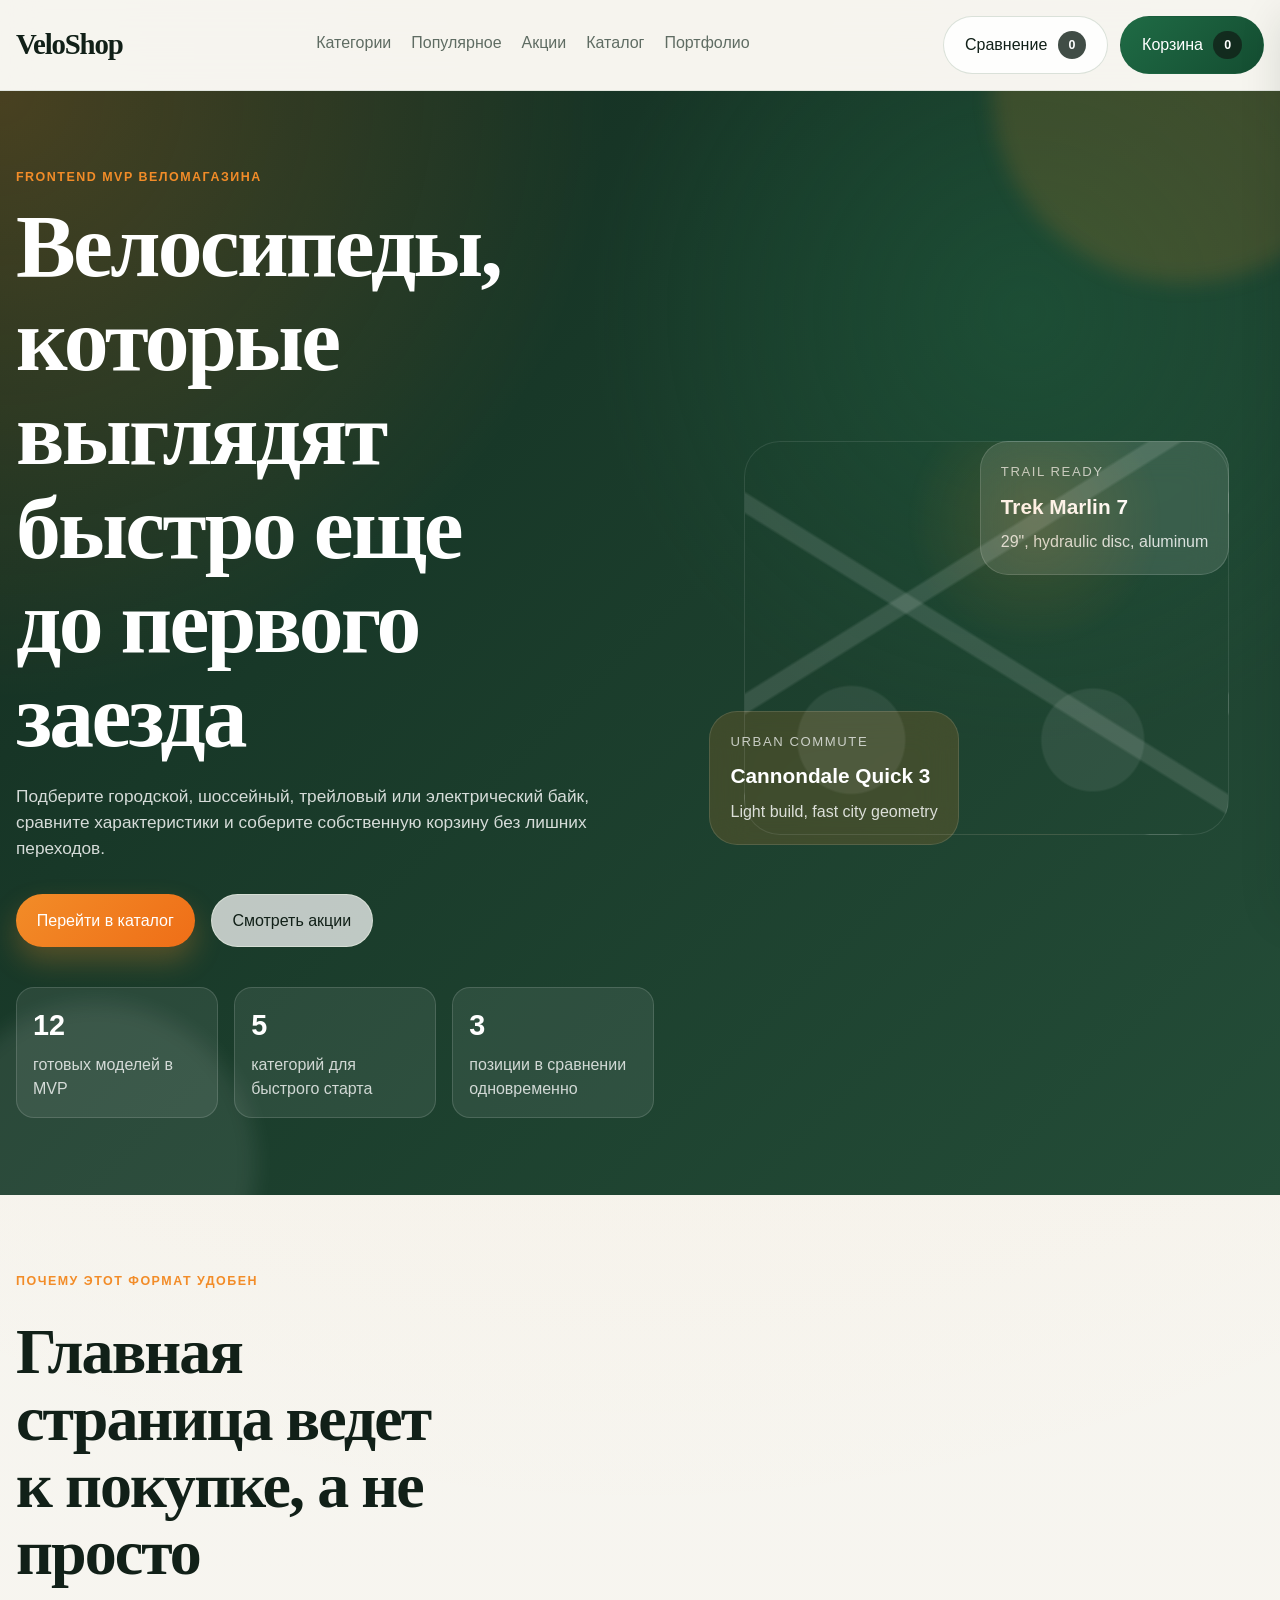
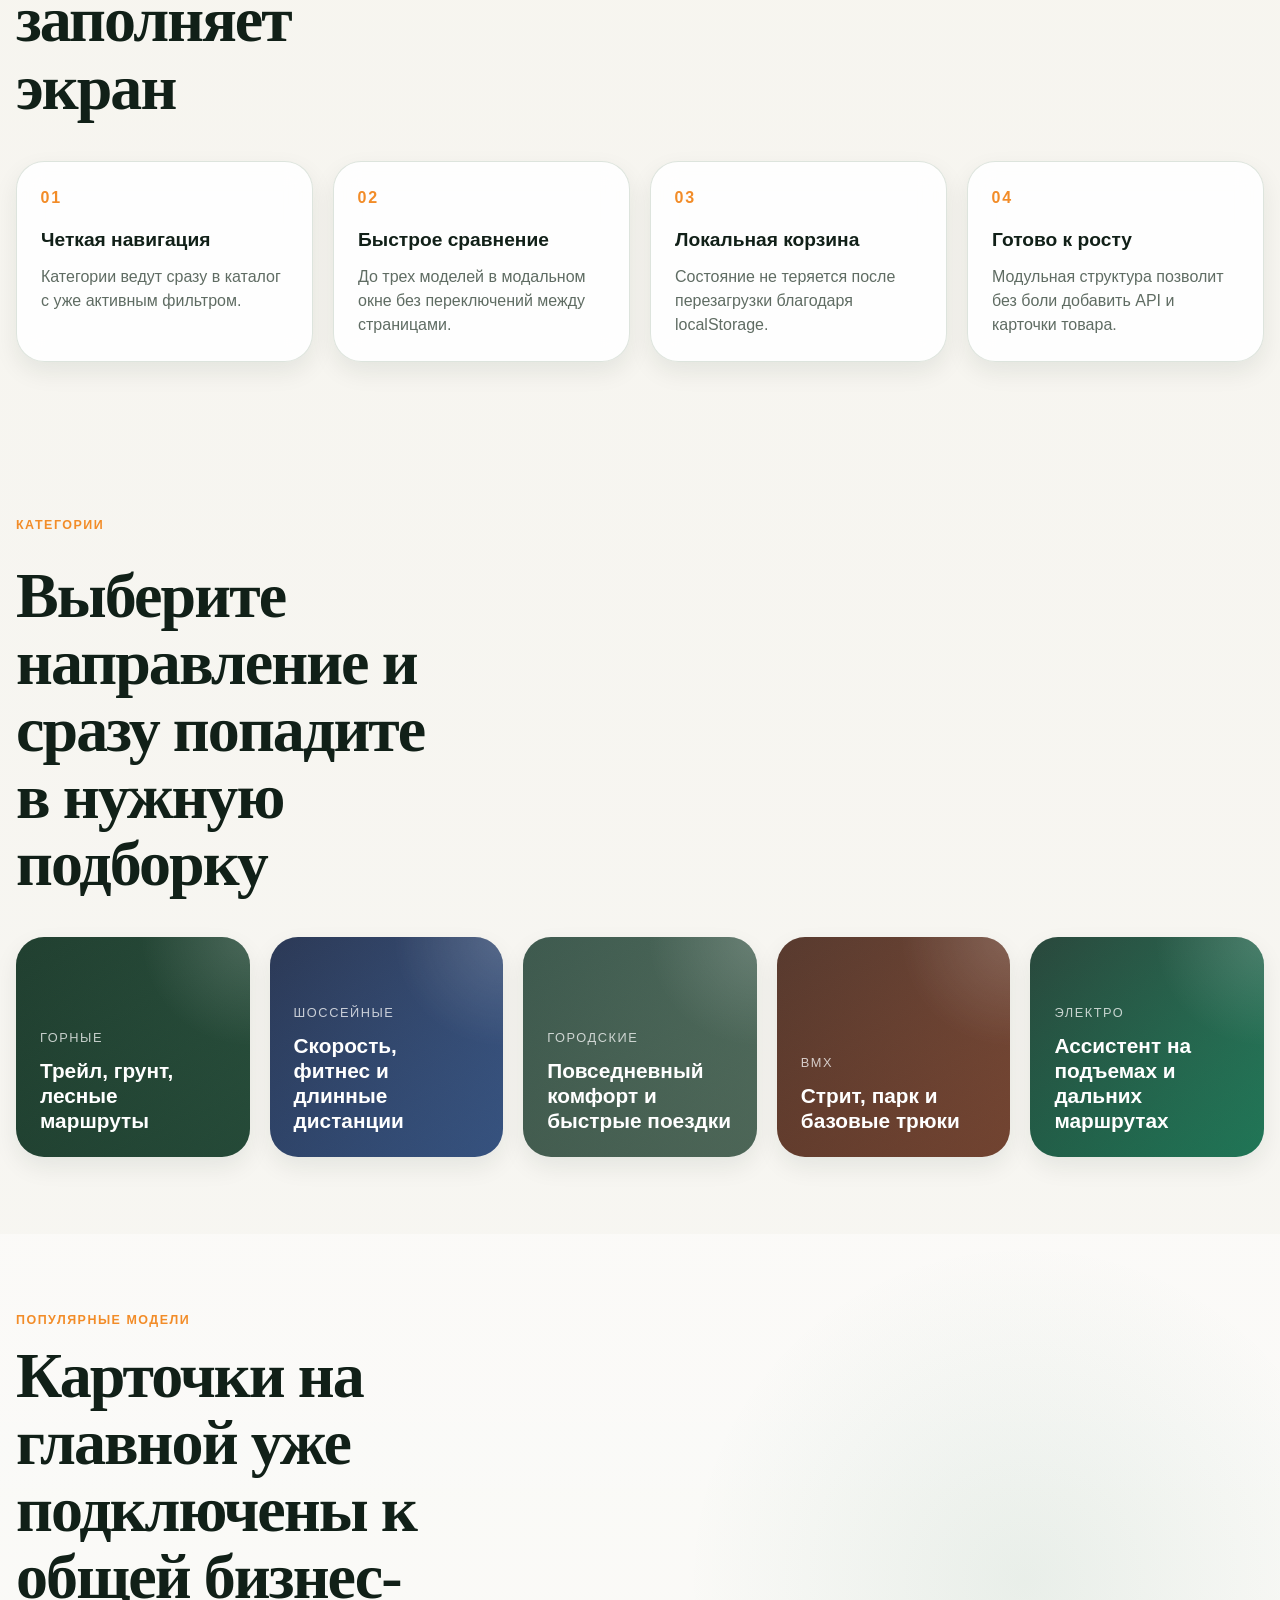
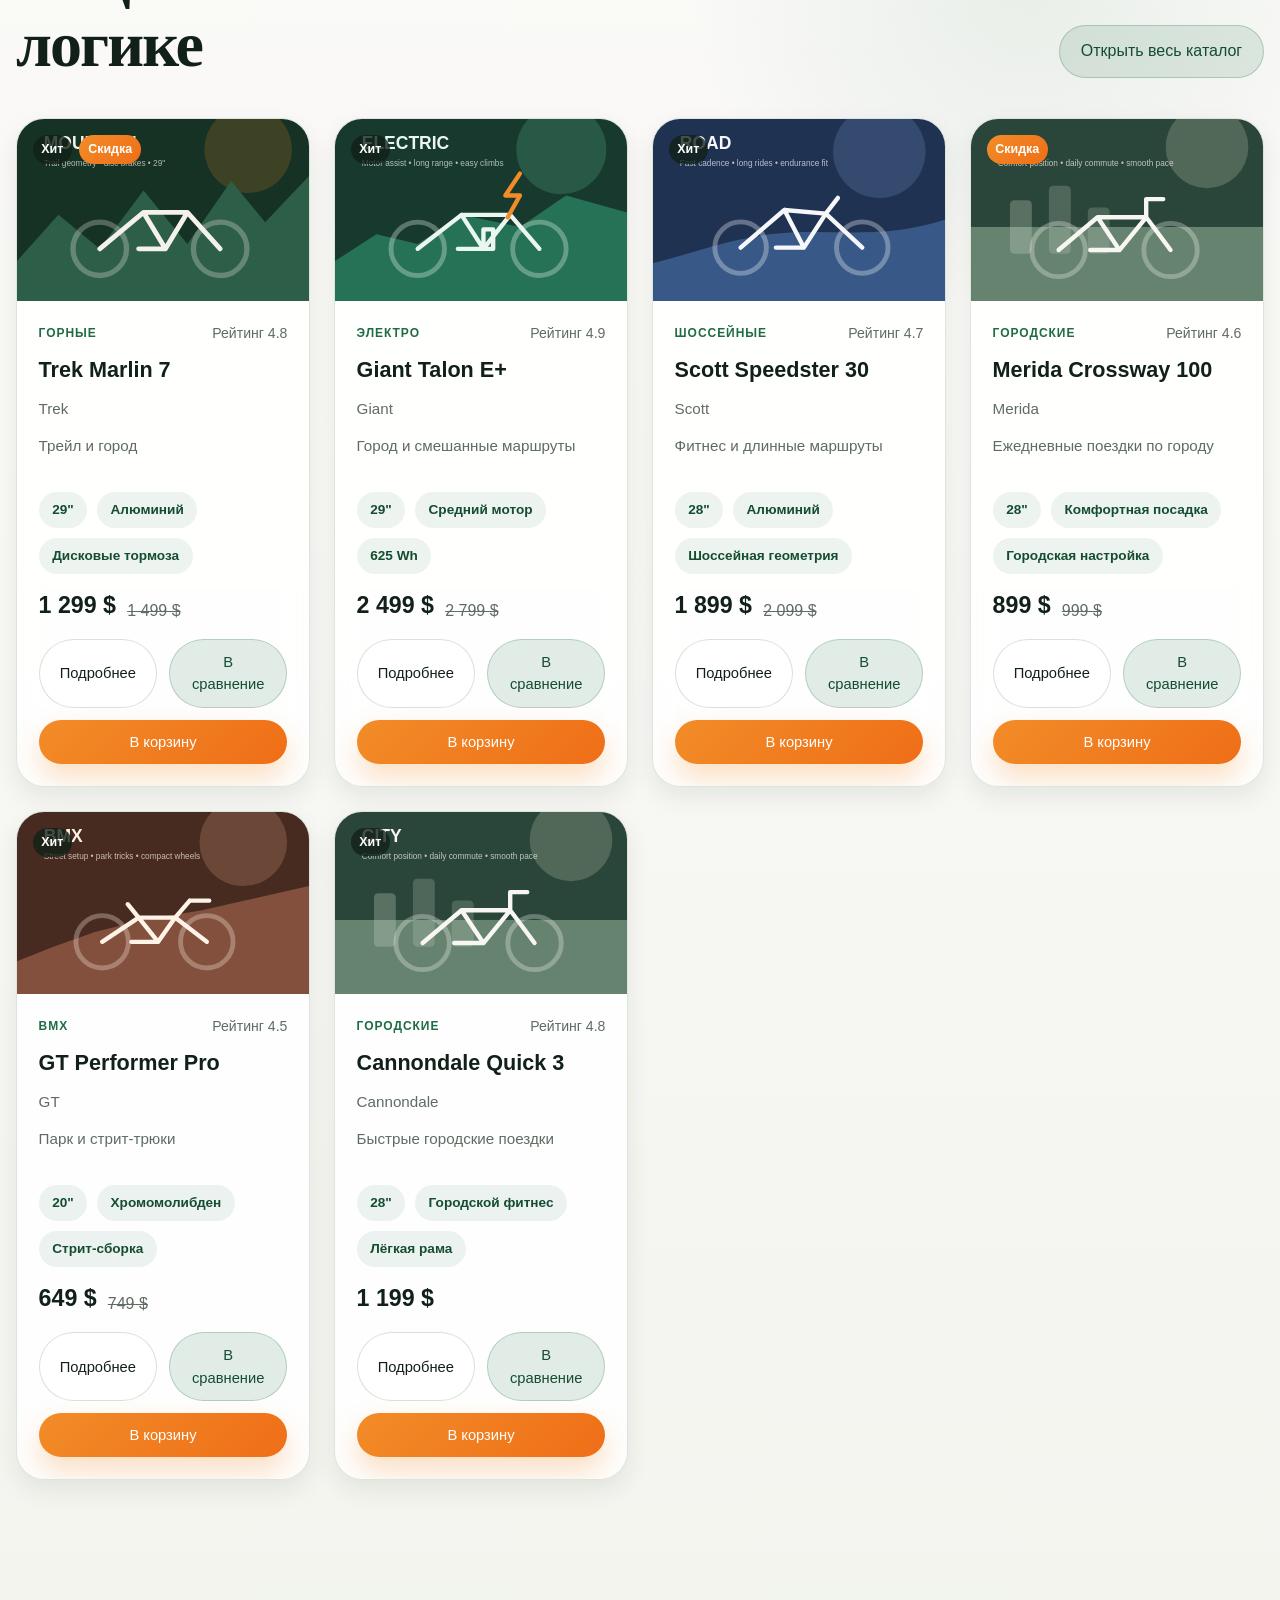
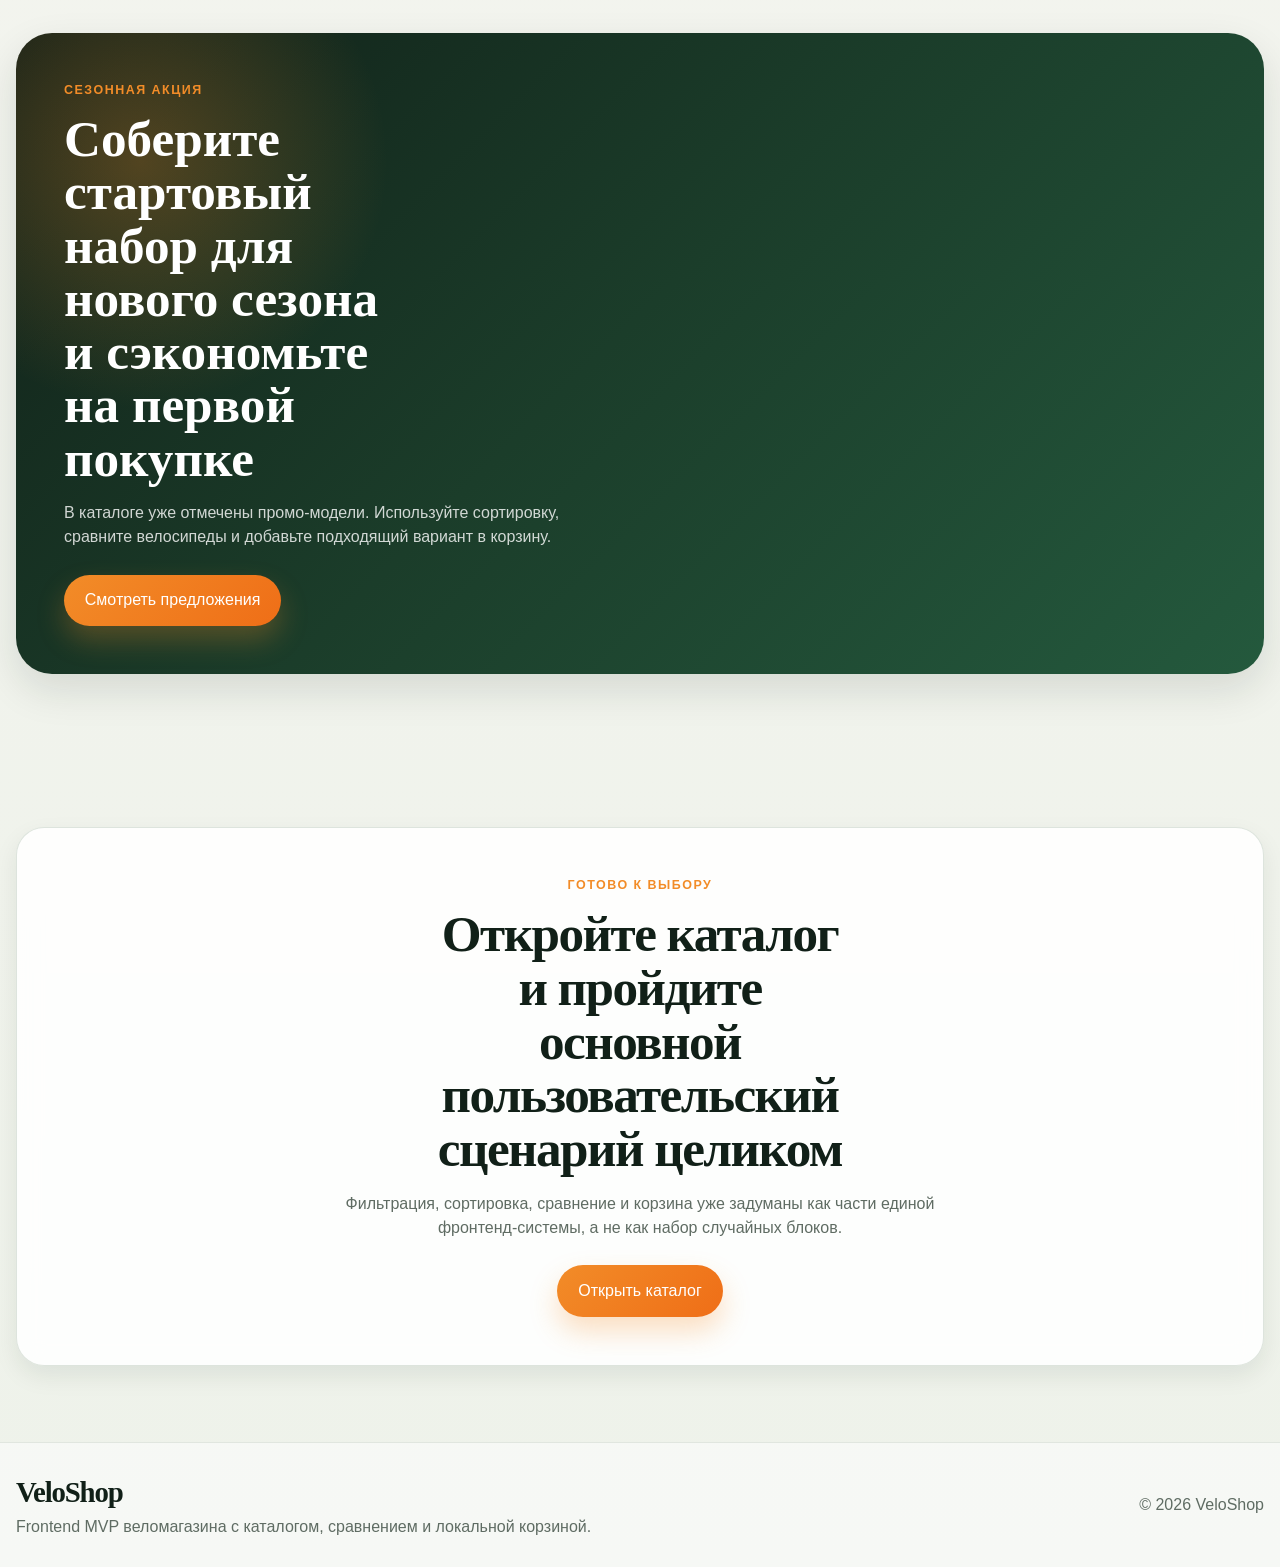
<file: mainvelo.html>
<!DOCTYPE html>
<html lang="ru">
  <head>
    <meta charset="UTF-8">
    <meta name="viewport" content="width=device-width, initial-scale=1.0">
    <title>VeloShop — велосипеды для города, трассы и трейла</title>
    <link rel="stylesheet" href="./veloshop/css/reset.css">
    <link rel="stylesheet" href="./veloshop/css/variables.css">
    <link rel="stylesheet" href="./veloshop/css/main.css">
    <link rel="stylesheet" href="./veloshop/css/index.css">
    <script type="module" src="./veloshop/js/index.js"></script>
  </head>
  <body>
    <header class="site-header">
      <div class="container site-header__inner">
        <a class="logo" href="./mainvelo.html">VeloShop</a>
        <nav class="site-nav" aria-label="Основная навигация">
          <a href="#categories">Категории</a>
          <a href="#featured">Популярное</a>
          <a href="#promo">Акции</a>
          <a href="./catalog.html">Каталог</a>
          <a href="./index.html#projects">Портфолио</a>
        </nav>
        <div class="site-header__actions">
          <button class="icon-button" type="button" id="compare-open-btn" data-action="open-compare">
            Сравнение
            <span class="counter-chip" data-compare-counter>0</span>
          </button>
          <button class="icon-button icon-button--accent" type="button" id="cart-open-btn" data-action="open-cart">
            Корзина
            <span class="counter-chip" data-cart-counter>0</span>
          </button>
        </div>
      </div>
    </header>

    <main>
      <section class="hero section">
        <div class="container hero__layout">
          <div class="hero__content">
            <p class="eyebrow">Frontend MVP веломагазина</p>
            <h1>Велосипеды, которые выглядят быстро еще до первого заезда</h1>
            <p class="hero__text">
              Подберите городской, шоссейный, трейловый или электрический байк,
              сравните характеристики и соберите собственную корзину без лишних
              переходов.
            </p>
            <div class="hero__actions">
              <a class="btn btn--primary" href="./catalog.html">Перейти в каталог</a>
              <a class="btn btn--ghost" href="#promo">Смотреть акции</a>
            </div>
            <ul class="hero__stats">
              <li>
                <strong>12</strong>
                <span>готовых моделей в MVP</span>
              </li>
              <li>
                <strong>5</strong>
                <span>категорий для быстрого старта</span>
              </li>
              <li>
                <strong>3</strong>
                <span>позиции в сравнении одновременно</span>
              </li>
            </ul>
          </div>
          <div class="hero__visual">
            <div class="hero__card hero__card--large">
              <p>Trail Ready</p>
              <strong>Trek Marlin 7</strong>
              <span>29", hydraulic disc, aluminum</span>
            </div>
            <div class="hero__card hero__card--accent">
              <p>Urban Commute</p>
              <strong>Cannondale Quick 3</strong>
              <span>Light build, fast city geometry</span>
            </div>
            <div class="hero__bike-mark"></div>
          </div>
        </div>
      </section>

      <section class="advantages section">
        <div class="container">
          <div class="section-heading">
            <p class="eyebrow">Почему этот формат удобен</p>
            <h2>Главная страница ведет к покупке, а не просто заполняет экран</h2>
          </div>
          <div class="advantages__grid">
            <article class="feature-card card">
              <span class="feature-card__index">01</span>
              <h3>Четкая навигация</h3>
              <p>Категории ведут сразу в каталог с уже активным фильтром.</p>
            </article>
            <article class="feature-card card">
              <span class="feature-card__index">02</span>
              <h3>Быстрое сравнение</h3>
              <p>До трех моделей в модальном окне без переключений между страницами.</p>
            </article>
            <article class="feature-card card">
              <span class="feature-card__index">03</span>
              <h3>Локальная корзина</h3>
              <p>Состояние не теряется после перезагрузки благодаря localStorage.</p>
            </article>
            <article class="feature-card card">
              <span class="feature-card__index">04</span>
              <h3>Готово к росту</h3>
              <p>Модульная структура позволит без боли добавить API и карточки товара.</p>
            </article>
          </div>
        </div>
      </section>

      <section class="categories section" id="categories">
        <div class="container">
          <div class="section-heading">
            <p class="eyebrow">Категории</p>
            <h2>Выберите направление и сразу попадите в нужную подборку</h2>
          </div>
          <div class="categories__grid">
            <a class="category-card category-card--mountain" href="./catalog.html?type=mountain">
              <span class="category-card__label">Горные</span>
              <strong>Трейл, грунт, лесные маршруты</strong>
            </a>
            <a class="category-card category-card--road" href="./catalog.html?type=road">
              <span class="category-card__label">Шоссейные</span>
              <strong>Скорость, фитнес и длинные дистанции</strong>
            </a>
            <a class="category-card category-card--city" href="./catalog.html?type=city">
              <span class="category-card__label">Городские</span>
              <strong>Повседневный комфорт и быстрые поездки</strong>
            </a>
            <a class="category-card category-card--bmx" href="./catalog.html?type=bmx">
              <span class="category-card__label">BMX</span>
              <strong>Стрит, парк и базовые трюки</strong>
            </a>
            <a class="category-card category-card--electric" href="./catalog.html?type=electric">
              <span class="category-card__label">Электро</span>
              <strong>Ассистент на подъемах и дальних маршрутах</strong>
            </a>
          </div>
        </div>
      </section>

      <section class="featured section" id="featured">
        <div class="container">
          <div class="section-heading section-heading--split">
            <div>
              <p class="eyebrow">Популярные модели</p>
              <h2>Карточки на главной уже подключены к общей бизнес-логике</h2>
            </div>
            <a class="btn btn--secondary" href="./catalog.html">Открыть весь каталог</a>
          </div>
          <div class="products-grid products-grid--featured" id="featured-products"></div>
        </div>
      </section>

      <section class="promo-banner section" id="promo">
        <div class="container">
          <div class="promo-banner__content">
            <p class="eyebrow">Сезонная акция</p>
            <h2>Соберите стартовый набор для нового сезона и сэкономьте на первой покупке</h2>
            <p>
              В каталоге уже отмечены промо-модели. Используйте сортировку,
              сравните велосипеды и добавьте подходящий вариант в корзину.
            </p>
            <a class="btn btn--primary" href="./catalog.html">Смотреть предложения</a>
          </div>
        </div>
      </section>

      <section class="final-cta section">
        <div class="container">
          <div class="final-cta__panel card">
            <p class="eyebrow">Готово к выбору</p>
            <h2>Откройте каталог и пройдите основной пользовательский сценарий целиком</h2>
            <p>
              Фильтрация, сортировка, сравнение и корзина уже задуманы как части
              единой фронтенд-системы, а не как набор случайных блоков.
            </p>
            <a class="btn btn--primary" href="./catalog.html">Открыть каталог</a>
          </div>
        </div>
      </section>
    </main>

    <aside class="cart-drawer" id="cart-drawer" aria-hidden="true">
      <button class="cart-drawer__backdrop" type="button" data-action="close-cart" aria-label="Закрыть корзину"></button>
      <div class="cart-drawer__panel">
        <div class="cart-drawer__header">
          <div>
            <p class="eyebrow">Корзина</p>
            <h2>Выбранные модели</h2>
          </div>
          <button class="icon-button icon-button--ghost" type="button" data-action="close-cart">Закрыть</button>
        </div>
        <div class="cart-drawer__body" id="cart-items"></div>
        <div class="cart-summary">
          <div class="cart-summary__row">
            <span>Итого</span>
            <strong id="cart-total">0 $</strong>
          </div>
          <button class="btn btn--primary btn--wide" type="button" data-action="checkout">Оформить</button>
        </div>
      </div>
    </aside>

    <div class="compare-modal" id="compare-modal" aria-hidden="true">
      <button class="compare-modal__backdrop" type="button" data-action="close-compare" aria-label="Закрыть сравнение"></button>
      <div class="compare-modal__dialog" role="dialog" aria-modal="true" aria-labelledby="compare-title">
        <div class="compare-modal__header">
          <div>
            <p class="eyebrow">Сравнение</p>
            <h2 id="compare-title">Сравните ключевые характеристики</h2>
          </div>
          <button class="icon-button icon-button--ghost" type="button" data-action="close-compare">Закрыть</button>
        </div>
        <div class="compare-modal__content" id="compare-content"></div>
      </div>
    </div>

    <footer class="site-footer">
      <div class="container site-footer__inner">
        <div>
          <a class="logo" href="./mainvelo.html">VeloShop</a>
          <p>Frontend MVP веломагазина с каталогом, сравнением и локальной корзиной.</p>
        </div>
        <p>&copy; <span data-current-year></span> VeloShop</p>
      </div>
    </footer>
  </body>
</html>
</file>
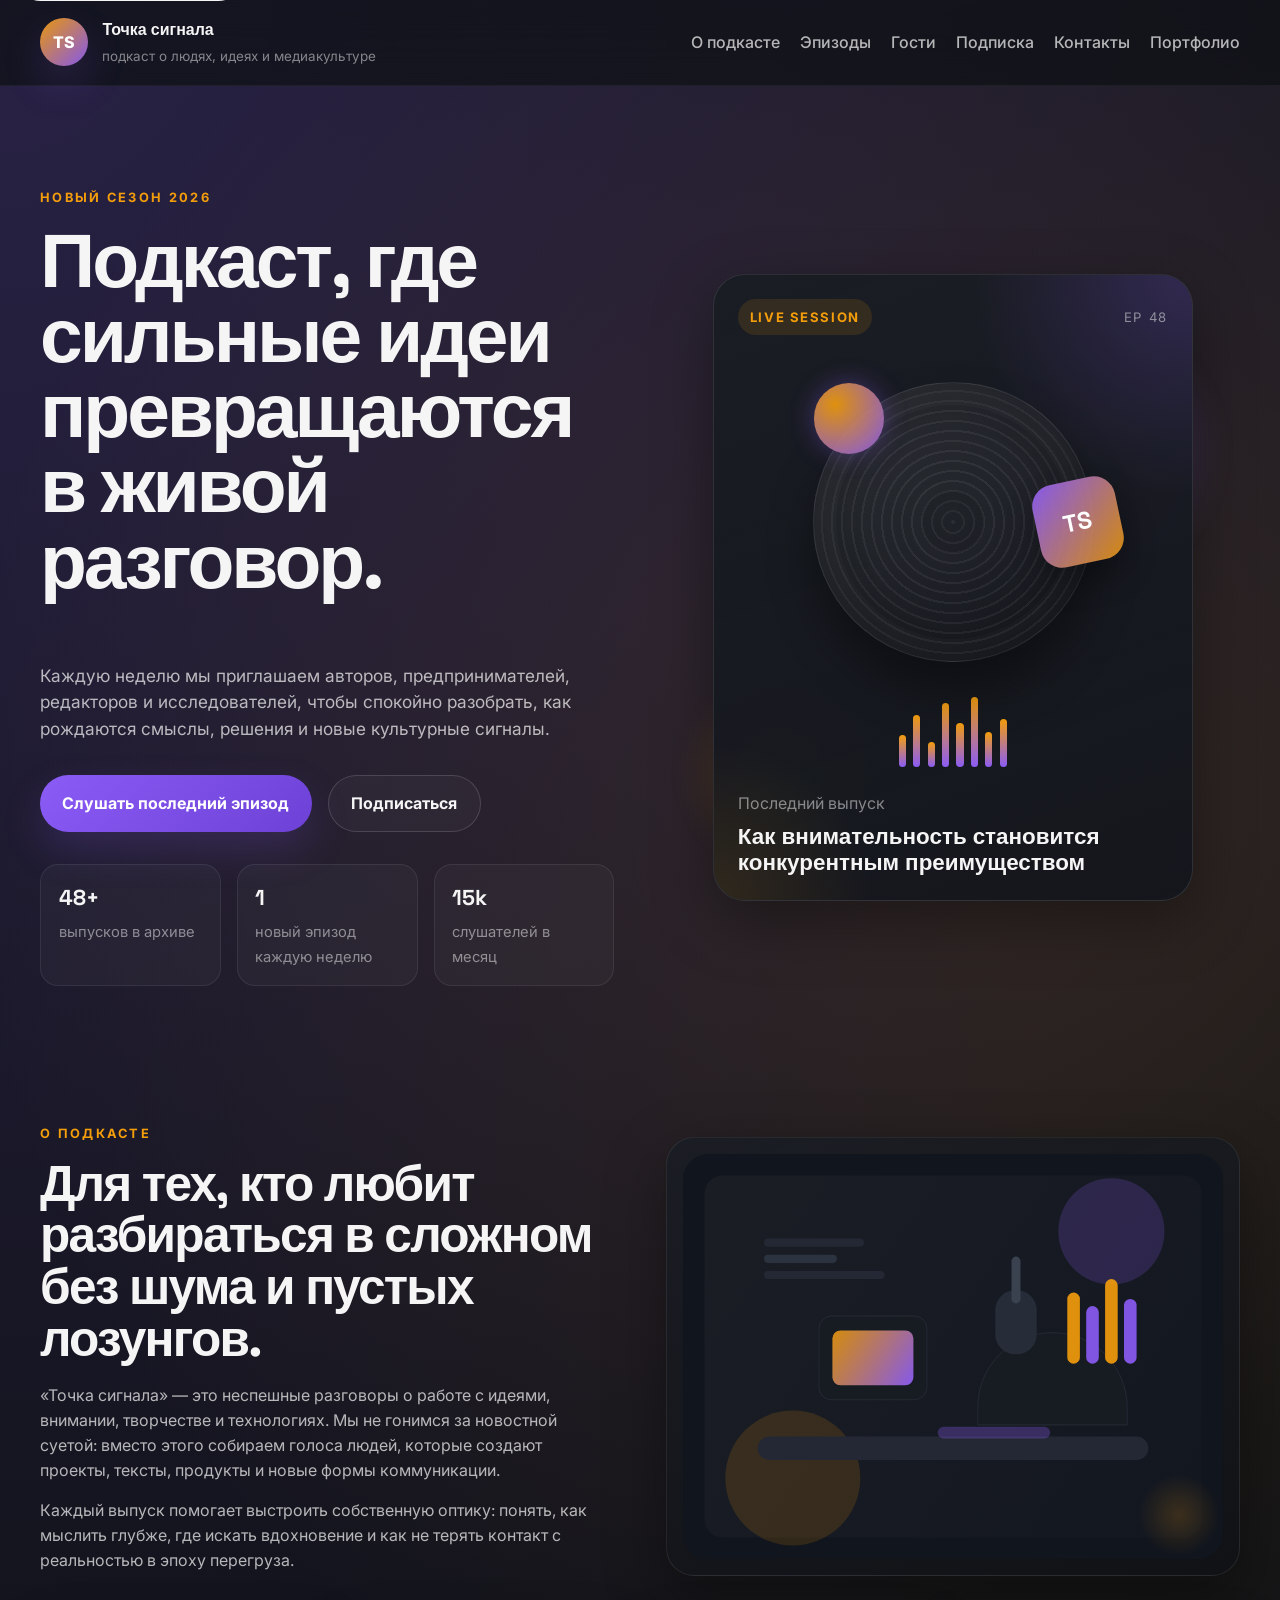
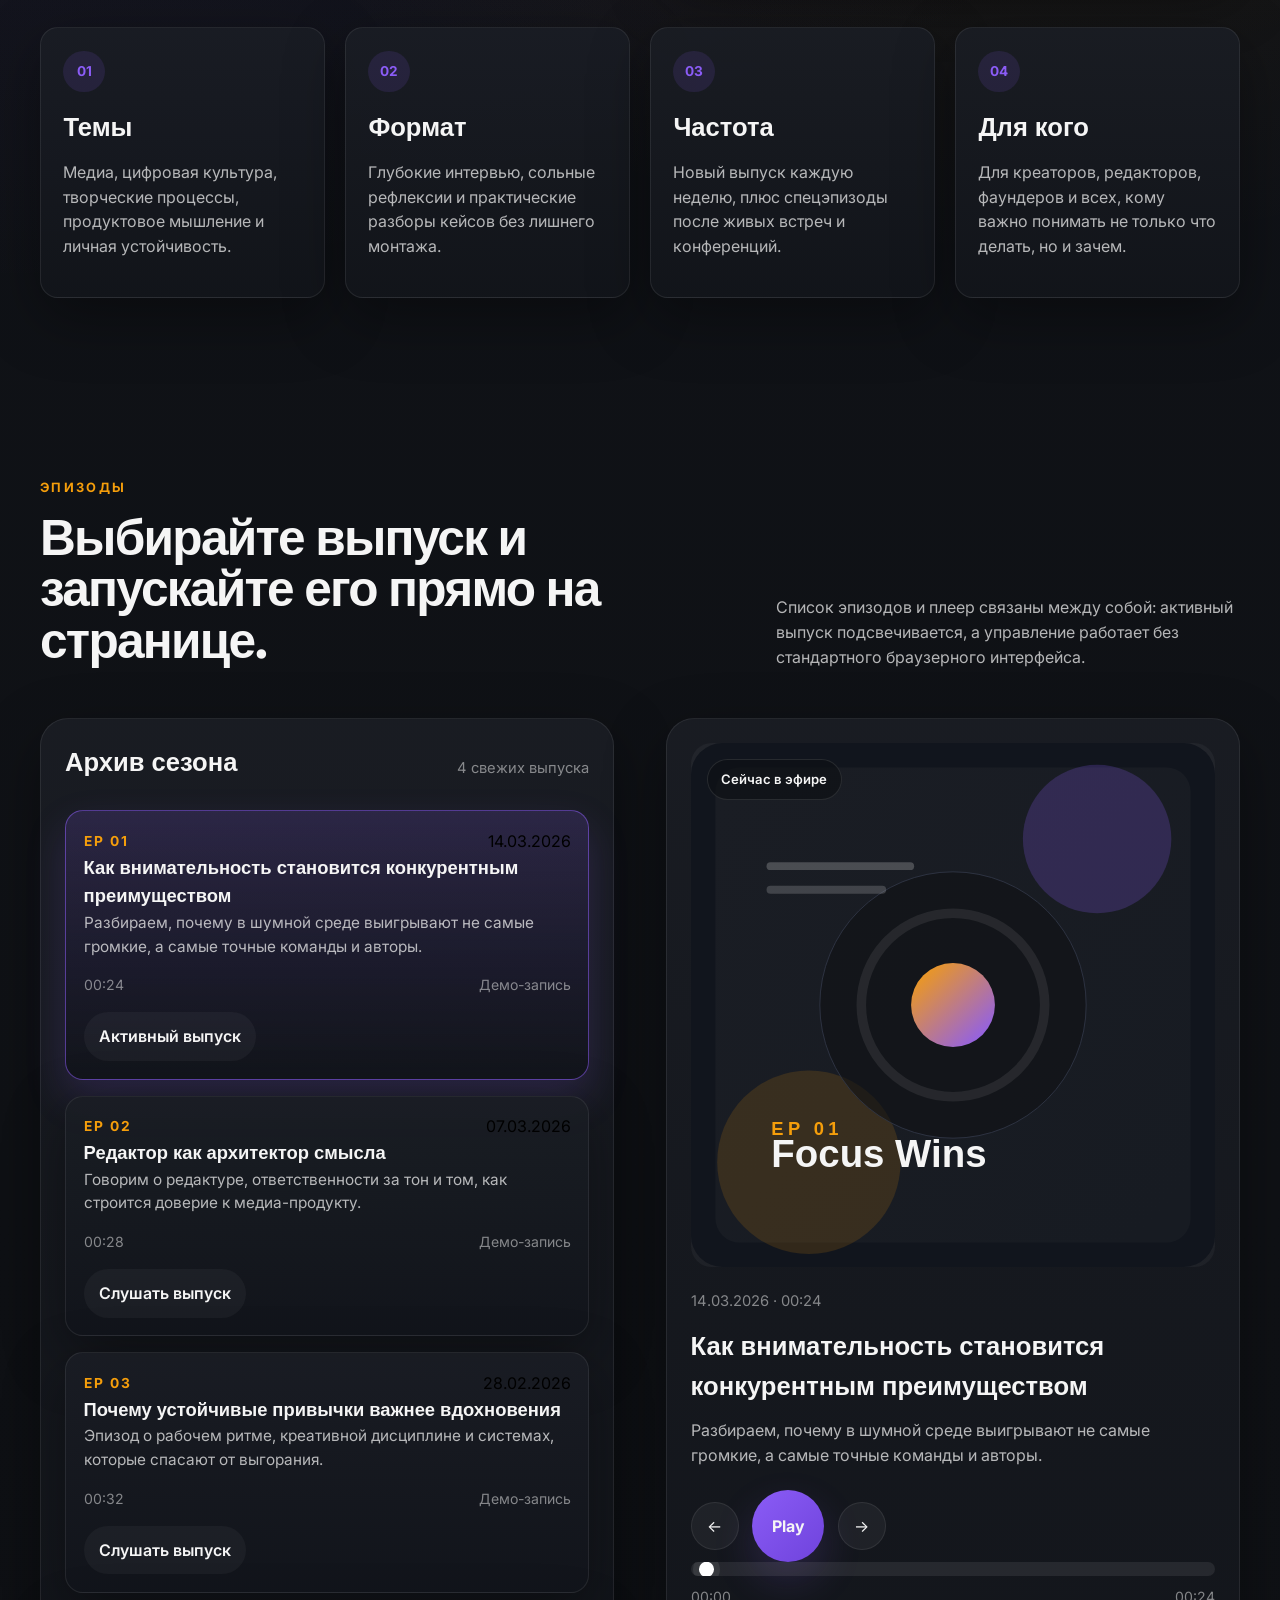
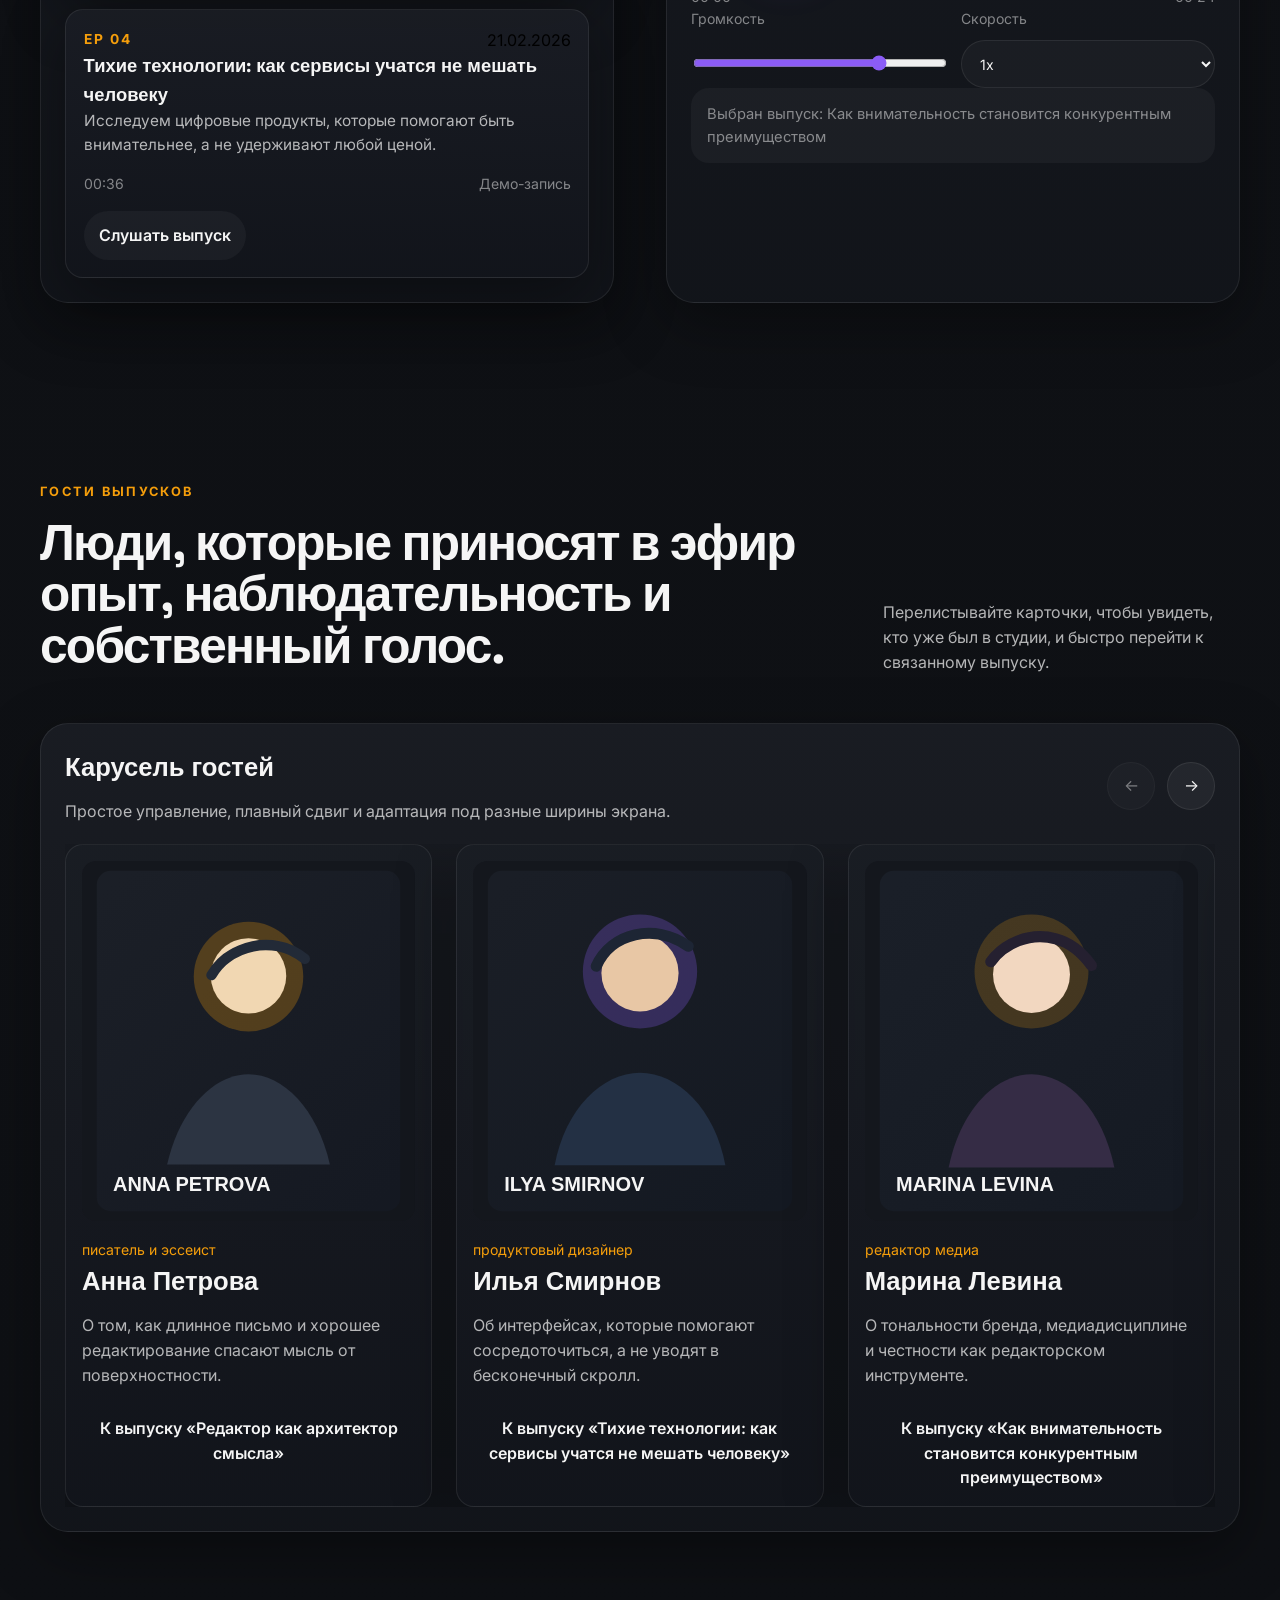
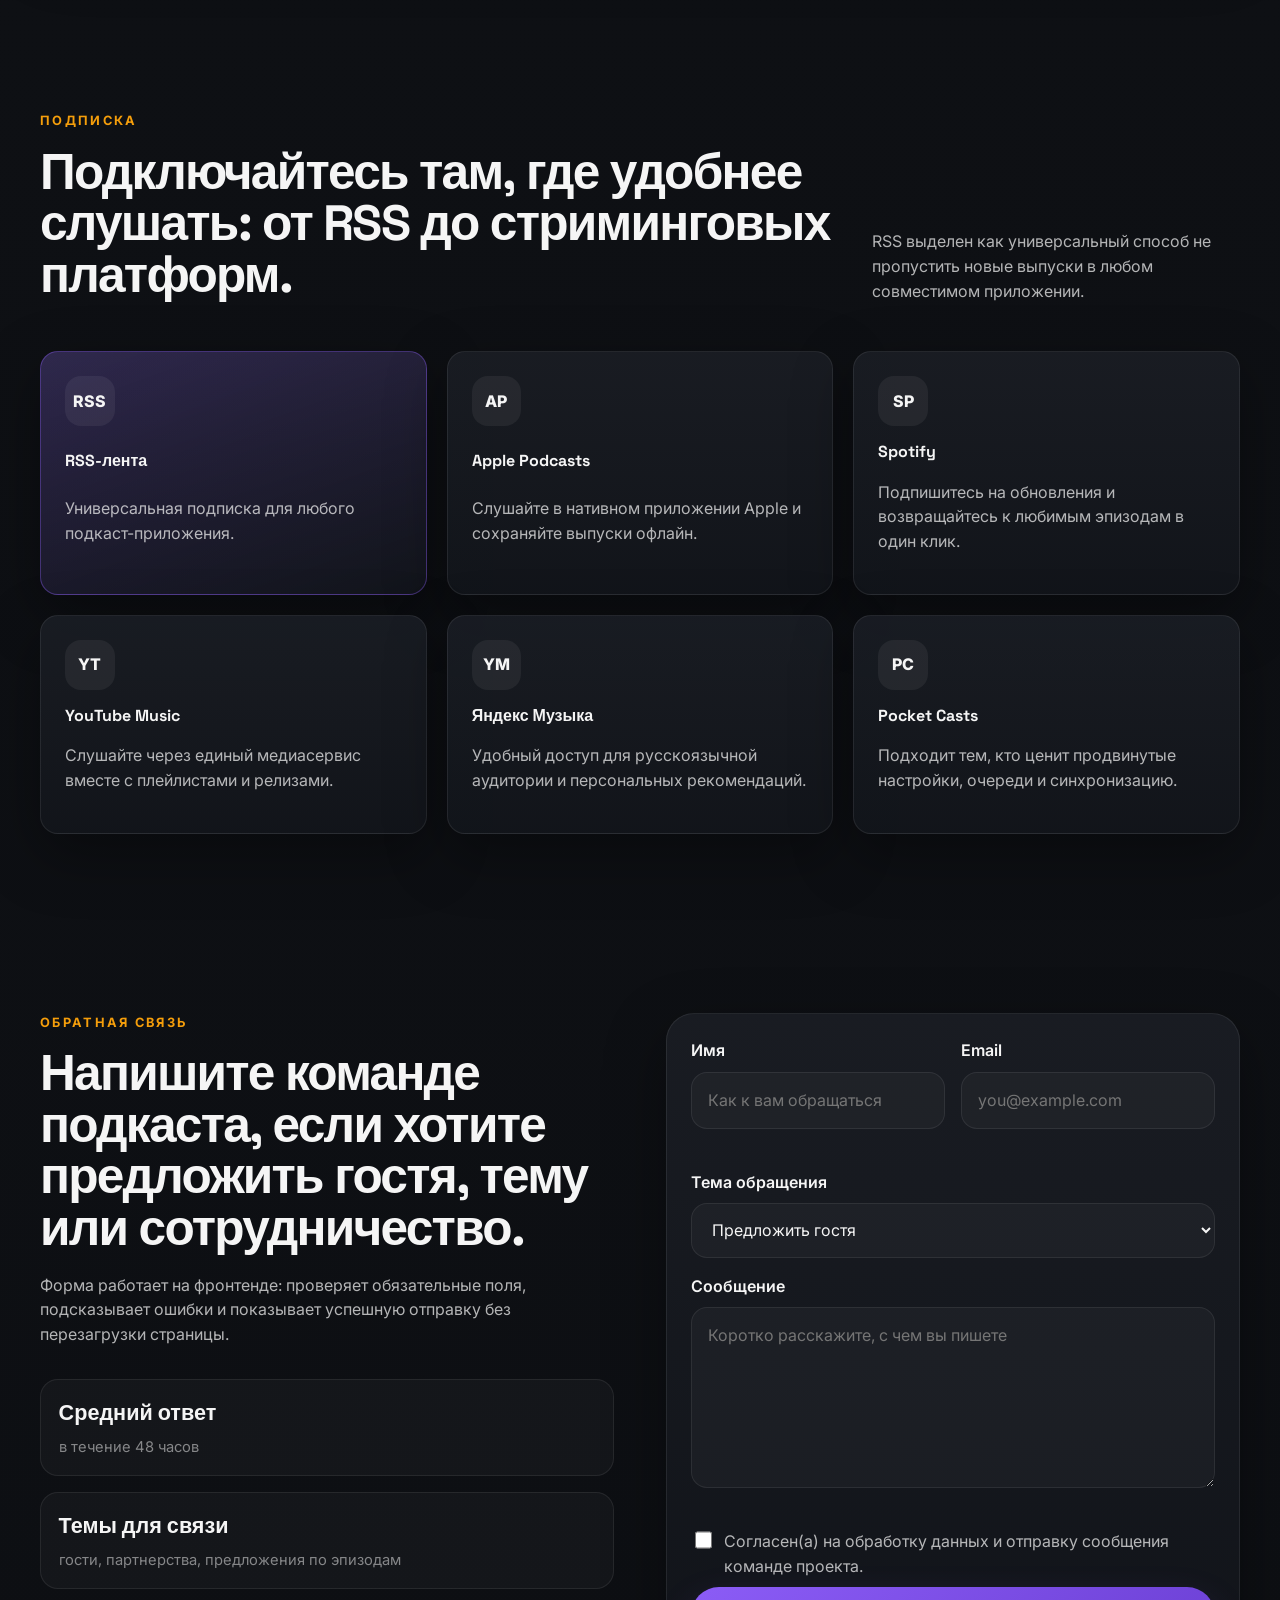
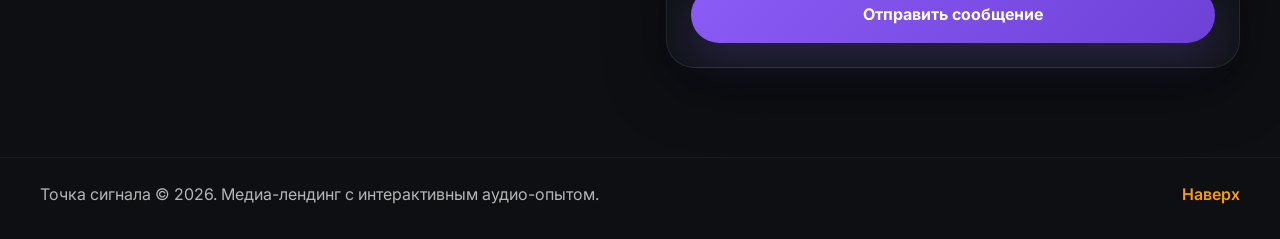
<file: podcast.html>
<!DOCTYPE html>
<html lang="ru">
<head>
  <meta charset="UTF-8">
  <meta name="viewport" content="width=device-width, initial-scale=1.0">
  <meta
    name="description"
    content="Тёмный медиа-лендинг подкаста о людях, идеях и цифровой культуре с кастомным аудиоплеером, гостями выпусков и формой обратной связи."
  >
  <title>Точка сигнала — лендинг подкаста</title>
  <link rel="preconnect" href="https://fonts.googleapis.com">
  <link rel="preconnect" href="https://fonts.gstatic.com" crossorigin>
  <link
    href="https://fonts.googleapis.com/css2?family=Inter:wght@400;500;600;700;800&family=Space+Grotesk:wght@500;700&display=swap"
    rel="stylesheet"
  >
  <link rel="stylesheet" href="./podcast/style.css">
</head>
<body>
  <a class="skip-link" href="#main-content">Перейти к содержимому</a>

  <header class="site-header">
    <div class="container header-inner">
      <a class="brand" href="#hero" aria-label="Точка сигнала">
        <span class="brand-mark">TS</span>
        <span class="brand-copy">
          <strong>Точка сигнала</strong>
          <span>подкаст о людях, идеях и медиакультуре</span>
        </span>
      </a>

      <nav class="site-nav" aria-label="Основная навигация">
        <a href="#about">О подкасте</a>
        <a href="#episodes">Эпизоды</a>
        <a href="#guests">Гости</a>
        <a href="#subscribe">Подписка</a>
        <a href="#contact">Контакты</a>
        <a href="./index.html#projects">Портфолио</a>
      </nav>
    </div>
  </header>

  <main id="main-content">
    <section class="hero" id="hero">
      <div class="container hero-grid">
        <div class="hero-copy">
          <p class="eyebrow reveal">Новый сезон 2026</p>
          <h1 class="reveal reveal-delay-1">Подкаст, где сильные идеи превращаются в живой разговор.</h1>
          <p class="hero-text reveal reveal-delay-2">
            Каждую неделю мы приглашаем авторов, предпринимателей, редакторов и исследователей, чтобы спокойно
            разобрать, как рождаются смыслы, решения и новые культурные сигналы.
          </p>

          <div class="hero-actions reveal reveal-delay-3">
            <a class="button button-primary" href="#episodes" data-hero-play>Слушать последний эпизод</a>
            <a class="button button-secondary" href="#subscribe">Подписаться</a>
          </div>

          <ul class="hero-stats reveal reveal-delay-4" aria-label="Ключевые показатели подкаста">
            <li>
              <strong>48+</strong>
              <span>выпусков в архиве</span>
            </li>
            <li>
              <strong>1</strong>
              <span>новый эпизод каждую неделю</span>
            </li>
            <li>
              <strong>15k</strong>
              <span>слушателей в месяц</span>
            </li>
          </ul>
        </div>

        <div class="hero-visual reveal reveal-delay-2" aria-hidden="true">
          <div class="hero-orb hero-orb-primary"></div>
          <div class="hero-orb hero-orb-secondary"></div>

          <div class="cover-card">
            <div class="cover-topline">
              <span class="live-pill">LIVE SESSION</span>
              <span>EP 48</span>
            </div>

            <div class="cover-plate">
              <div class="vinyl-ring">
                <div class="vinyl-center"></div>
              </div>
              <div class="cover-badge">TS</div>
            </div>

            <div class="waveform" aria-hidden="true">
              <span></span>
              <span></span>
              <span></span>
              <span></span>
              <span></span>
              <span></span>
              <span></span>
              <span></span>
            </div>

            <div class="hero-card-copy">
              <p>Последний выпуск</p>
              <strong>Как внимательность становится конкурентным преимуществом</strong>
            </div>
          </div>
        </div>
      </div>
    </section>

    <section class="section" id="about">
      <div class="container about-grid">
        <div class="section-copy reveal">
          <p class="eyebrow">О подкасте</p>
          <h2>Для тех, кто любит разбираться в сложном без шума и пустых лозунгов.</h2>
          <p>
            «Точка сигнала» — это неспешные разговоры о работе с идеями, внимании, творчестве и технологиях.
            Мы не гонимся за новостной суетой: вместо этого собираем голоса людей, которые создают проекты,
            тексты, продукты и новые формы коммуникации.
          </p>
          <p>
            Каждый выпуск помогает выстроить собственную оптику: понять, как мыслить глубже, где искать
            вдохновение и как не терять контакт с реальностью в эпоху перегруза.
          </p>
        </div>

        <div class="about-visual reveal reveal-delay-1">
          <div class="about-panel">
            <img src="./podcast/assets/images/studio-scene.svg" alt="Иллюстрация студийной записи подкаста">
          </div>
        </div>
      </div>

      <div class="container topic-grid">
        <article class="info-card reveal">
          <span class="info-icon">01</span>
          <h3>Темы</h3>
          <p>Медиа, цифровая культура, творческие процессы, продуктовое мышление и личная устойчивость.</p>
        </article>

        <article class="info-card reveal reveal-delay-1">
          <span class="info-icon">02</span>
          <h3>Формат</h3>
          <p>Глубокие интервью, сольные рефлексии и практические разборы кейсов без лишнего монтажа.</p>
        </article>

        <article class="info-card reveal reveal-delay-2">
          <span class="info-icon">03</span>
          <h3>Частота</h3>
          <p>Новый выпуск каждую неделю, плюс спецэпизоды после живых встреч и конференций.</p>
        </article>

        <article class="info-card reveal reveal-delay-3">
          <span class="info-icon">04</span>
          <h3>Для кого</h3>
          <p>Для креаторов, редакторов, фаундеров и всех, кому важно понимать не только что делать, но и зачем.</p>
        </article>
      </div>
    </section>

    <section class="section episodes-section" id="episodes">
      <div class="container section-head reveal">
        <div>
          <p class="eyebrow">Эпизоды</p>
          <h2>Выбирайте выпуск и запускайте его прямо на странице.</h2>
        </div>
        <p class="section-note">
          Список эпизодов и плеер связаны между собой: активный выпуск подсвечивается, а управление работает без
          стандартного браузерного интерфейса.
        </p>
      </div>

      <div class="container episodes-layout">
        <div class="episode-list-shell reveal">
          <div class="episodes-list-header">
            <h3>Архив сезона</h3>
            <span>4 свежих выпуска</span>
          </div>
          <div class="episodes-list" id="episodes-list" aria-live="polite"></div>
        </div>

        <aside class="player-shell reveal reveal-delay-1" aria-labelledby="player-title">
          <div class="player-cover-wrap">
            <img id="player-cover" src="" alt="Обложка текущего эпизода">
            <span class="player-badge">Сейчас в эфире</span>
          </div>

          <div class="player-copy">
            <p class="player-kicker" id="player-date"></p>
            <h3 id="player-title">Выберите эпизод</h3>
            <p id="player-description">Описание выбранного эпизода появится здесь.</p>
          </div>

          <div class="player-controls">
            <div class="transport-controls">
              <button class="icon-button" id="prev-button" type="button" aria-label="Предыдущий эпизод">←</button>
              <button class="play-button" id="play-button" type="button" aria-label="Воспроизвести">Play</button>
              <button class="icon-button" id="next-button" type="button" aria-label="Следующий эпизод">→</button>
            </div>

            <div class="progress-group">
              <div class="progress-bar" id="progress-bar" role="slider" aria-label="Прогресс эпизода" tabindex="0"
                aria-valuemin="0" aria-valuemax="100" aria-valuenow="0">
                <div class="progress-fill" id="progress-fill"></div>
                <div class="progress-handle"></div>
              </div>
              <div class="time-meta">
                <span id="current-time">00:00</span>
                <span id="duration-time">00:00</span>
              </div>
            </div>

            <div class="player-options">
              <label class="option-field" for="volume-range">
                <span>Громкость</span>
                <input id="volume-range" type="range" min="0" max="1" step="0.01" value="0.75">
              </label>

              <label class="option-field" for="speed-select">
                <span>Скорость</span>
                <select id="speed-select">
                  <option value="0.9">0.9x</option>
                  <option value="1" selected>1x</option>
                  <option value="1.25">1.25x</option>
                  <option value="1.5">1.5x</option>
                </select>
              </label>
            </div>

            <div class="player-status" id="player-status" aria-live="polite">
              Готово к прослушиванию.
            </div>
          </div>

          <audio id="audio"></audio>
        </aside>
      </div>
    </section>

    <section class="section" id="guests">
      <div class="container section-head reveal">
        <div>
          <p class="eyebrow">Гости выпусков</p>
          <h2>Люди, которые приносят в эфир опыт, наблюдательность и собственный голос.</h2>
        </div>
        <p class="section-note">
          Перелистывайте карточки, чтобы увидеть, кто уже был в студии, и быстро перейти к связанному выпуску.
        </p>
      </div>

      <div class="container guests-shell reveal">
        <div class="guests-toolbar">
          <div>
            <h3>Карусель гостей</h3>
            <p>Простое управление, плавный сдвиг и адаптация под разные ширины экрана.</p>
          </div>

          <div class="carousel-controls">
            <button class="icon-button" id="guests-prev" type="button" aria-label="Показать предыдущих гостей">←</button>
            <button class="icon-button" id="guests-next" type="button" aria-label="Показать следующих гостей">→</button>
          </div>
        </div>

        <div class="guests-viewport" id="guests-viewport">
          <div class="guests-track" id="guests-track" aria-live="polite"></div>
        </div>
      </div>
    </section>

    <section class="section" id="subscribe">
      <div class="container section-head reveal">
        <div>
          <p class="eyebrow">Подписка</p>
          <h2>Подключайтесь там, где удобнее слушать: от RSS до стриминговых платформ.</h2>
        </div>
        <p class="section-note">
          RSS выделен как универсальный способ не пропустить новые выпуски в любом совместимом приложении.
        </p>
      </div>

      <div class="container platform-grid">
        <a class="platform-card platform-card-featured reveal" href="./podcast/rss.xml" target="_blank" rel="noreferrer">
          <span class="platform-icon">RSS</span>
          <strong>RSS-лента</strong>
          <p>Универсальная подписка для любого подкаст-приложения.</p>
        </a>

        <a class="platform-card reveal reveal-delay-1" href="https://podcasts.apple.com/" target="_blank" rel="noreferrer">
          <span class="platform-icon">AP</span>
          <strong>Apple Podcasts</strong>
          <p>Слушайте в нативном приложении Apple и сохраняйте выпуски офлайн.</p>
        </a>

        <a class="platform-card reveal reveal-delay-2" href="https://open.spotify.com/" target="_blank" rel="noreferrer">
          <span class="platform-icon">SP</span>
          <strong>Spotify</strong>
          <p>Подпишитесь на обновления и возвращайтесь к любимым эпизодам в один клик.</p>
        </a>

        <a class="platform-card reveal reveal-delay-3" href="https://music.youtube.com/" target="_blank" rel="noreferrer">
          <span class="platform-icon">YT</span>
          <strong>YouTube Music</strong>
          <p>Слушайте через единый медиасервис вместе с плейлистами и релизами.</p>
        </a>

        <a class="platform-card reveal" href="https://music.yandex.ru/" target="_blank" rel="noreferrer">
          <span class="platform-icon">YM</span>
          <strong>Яндекс Музыка</strong>
          <p>Удобный доступ для русскоязычной аудитории и персональных рекомендаций.</p>
        </a>

        <a class="platform-card reveal reveal-delay-1" href="https://pca.st/" target="_blank" rel="noreferrer">
          <span class="platform-icon">PC</span>
          <strong>Pocket Casts</strong>
          <p>Подходит тем, кто ценит продвинутые настройки, очереди и синхронизацию.</p>
        </a>
      </div>
    </section>

    <section class="section contact-section" id="contact">
      <div class="container contact-grid">
        <div class="section-copy reveal">
          <p class="eyebrow">Обратная связь</p>
          <h2>Напишите команде подкаста, если хотите предложить гостя, тему или сотрудничество.</h2>
          <p>
            Форма работает на фронтенде: проверяет обязательные поля, подсказывает ошибки и показывает успешную
            отправку без перезагрузки страницы.
          </p>

          <div class="contact-highlights">
            <div class="highlight-card reveal reveal-delay-1">
              <strong>Средний ответ</strong>
              <span>в течение 48 часов</span>
            </div>
            <div class="highlight-card reveal reveal-delay-2">
              <strong>Темы для связи</strong>
              <span>гости, партнерства, предложения по эпизодам</span>
            </div>
          </div>
        </div>

        <div class="form-shell reveal reveal-delay-1">
          <form id="contact-form" novalidate>
            <div class="form-grid">
              <label class="form-field">
                <span>Имя</span>
                <input type="text" id="name" name="name" placeholder="Как к вам обращаться">
                <small class="error-message" data-error-for="name"></small>
              </label>

              <label class="form-field">
                <span>Email</span>
                <input type="email" id="email" name="email" placeholder="you@example.com">
                <small class="error-message" data-error-for="email"></small>
              </label>
            </div>

            <label class="form-field">
              <span>Тема обращения</span>
              <select id="topic" name="topic">
                <option value="Предложить гостя">Предложить гостя</option>
                <option value="Предложить тему выпуска">Предложить тему выпуска</option>
                <option value="Сотрудничество">Сотрудничество</option>
                <option value="Отзыв о подкасте">Отзыв о подкасте</option>
                <option value="Технический вопрос">Технический вопрос</option>
              </select>
            </label>

            <label class="form-field">
              <span>Сообщение</span>
              <textarea id="message" name="message" rows="6" placeholder="Коротко расскажите, с чем вы пишете"></textarea>
              <small class="error-message" data-error-for="message"></small>
            </label>

            <label class="checkbox-field">
              <input type="checkbox" id="consent" name="consent">
              <span>Согласен(а) на обработку данных и отправку сообщения команде проекта.</span>
            </label>
            <small class="error-message consent-error" data-error-for="consent"></small>

            <button class="button button-primary form-submit" type="submit">Отправить сообщение</button>

            <div class="form-success" id="form-success" hidden>
              Спасибо, сообщение отправлено. Команда подкаста свяжется с вами в ближайшее время.
            </div>
          </form>
        </div>
      </div>
    </section>
  </main>

  <footer class="site-footer">
    <div class="container footer-inner">
      <p>Точка сигнала © 2026. Медиа-лендинг с интерактивным аудио-опытом.</p>
      <a href="#hero">Наверх</a>
    </div>
  </footer>

  <script src="./podcast/script.js"></script>
</body>
</html>
</file>
<file: portfolio-assets/css/main.css>
:root {
  --color-bg: #0b0d12;
  --color-bg-secondary: #121723;
  --color-bg-elevated: rgba(18, 23, 35, 0.76);
  --color-surface: rgba(20, 28, 43, 0.74);
  --color-surface-strong: rgba(16, 21, 33, 0.9);
  --color-border: rgba(234, 240, 255, 0.1);
  --color-text: #eaf0ff;
  --color-text-muted: #9aa4bf;
  --color-accent: #6c7bff;
  --color-accent-soft: rgba(108, 123, 255, 0.16);
  --color-success: #7ff0be;
  --color-danger: #ff8c8c;
  --shadow-lg: 0 28px 80px rgba(0, 0, 0, 0.45);
  --shadow-md: 0 16px 36px rgba(0, 0, 0, 0.24);
  --shadow-sm: 0 10px 28px rgba(0, 0, 0, 0.18);
  --radius-xl: 24px;
  --radius-lg: 20px;
  --radius-md: 14px;
  --container: min(1200px, calc(100vw - 32px));
  --transition: 220ms ease;
  --transition-slow: 420ms cubic-bezier(0.2, 0.8, 0.2, 1);
}

*,
*::before,
*::after {
  box-sizing: border-box;
}

html {
  scroll-behavior: smooth;
}

body {
  margin: 0;
  min-width: 320px;
  font-family: "Inter", sans-serif;
  background:
    radial-gradient(circle at top left, rgba(108, 123, 255, 0.18), transparent 32%),
    radial-gradient(circle at top right, rgba(85, 228, 197, 0.12), transparent 26%),
    linear-gradient(180deg, #0b0d12 0%, #0f131c 100%);
  color: var(--color-text);
  line-height: 1.6;
  overflow-x: hidden;
}

body.is-menu-open {
  overflow: hidden;
}

a {
  color: inherit;
  text-decoration: none;
}

button,
input,
textarea,
select {
  font: inherit;
}

button {
  cursor: pointer;
}

img {
  display: block;
  max-width: 100%;
}

ul,
ol {
  margin: 0;
  padding: 0;
  list-style: none;
}

h1,
h2,
h3,
h4,
p {
  margin: 0;
}

:focus-visible {
  outline: 2px solid #fff;
  outline-offset: 4px;
}

.page {
  position: relative;
}

.page::before,
.page::after {
  content: "";
  position: fixed;
  inset: auto;
  pointer-events: none;
  z-index: -1;
  filter: blur(60px);
}

.page::before {
  top: 10vh;
  left: -6vw;
  width: 26rem;
  height: 26rem;
  border-radius: 50%;
  background: rgba(108, 123, 255, 0.16);
}

.page::after {
  right: -5vw;
  bottom: 12vh;
  width: 22rem;
  height: 22rem;
  border-radius: 50%;
  background: rgba(112, 232, 187, 0.08);
}

.skip-link {
  position: absolute;
  left: 1rem;
  top: -3.5rem;
  z-index: 30;
  padding: 0.85rem 1rem;
  border-radius: 999px;
  background: #fff;
  color: #0b0d12;
  transition: top var(--transition);
}

.skip-link:focus {
  top: 1rem;
}

.container {
  width: var(--container);
  margin: 0 auto;
}

.section {
  padding: clamp(4.5rem, 7vw, 7rem) 0;
}

.header {
  position: sticky;
  top: 0;
  z-index: 20;
  padding: 1rem 0;
  transition: background var(--transition), backdrop-filter var(--transition), border-color var(--transition);
}

.header.is-scrolled {
  background: rgba(11, 13, 18, 0.75);
  backdrop-filter: blur(18px);
  border-bottom: 1px solid var(--color-border);
}

.header__container {
  display: flex;
  align-items: center;
  justify-content: space-between;
  gap: 1.5rem;
}

.header__logo,
.footer__logo {
  display: inline-flex;
  align-items: center;
  gap: 0.9rem;
}

.header__logo-mark {
  display: grid;
  place-items: center;
  width: 3rem;
  height: 3rem;
  border-radius: 1rem;
  background: linear-gradient(135deg, rgba(108, 123, 255, 0.92), rgba(106, 228, 195, 0.72));
  color: #0b0d12;
  font-family: "Space Grotesk", sans-serif;
  font-weight: 700;
  letter-spacing: 0.08em;
}

.header__logo-copy,
.footer__brand {
  display: grid;
  gap: 0.1rem;
}

.header__logo-copy strong,
.footer__logo {
  font-family: "Space Grotesk", sans-serif;
  font-size: 1rem;
  font-weight: 700;
}

.header__logo-copy span,
.footer__text,
.footer__bottom,
.section-head__text,
.about-block__text,
.cta-block__text,
.hero__text,
.surface-card p,
.feature-card p,
.contact-card__text,
.form__text,
.form__hint {
  color: var(--color-text-muted);
}

.header__menu {
  display: flex;
  align-items: center;
  gap: 1.25rem;
}

.header__nav,
.nav {
  display: flex;
  align-items: center;
  gap: 0.25rem;
}

.nav__link {
  padding: 0.75rem 0.95rem;
  border-radius: 999px;
  color: var(--color-text-muted);
  transition: background var(--transition), color var(--transition);
}

.nav__link:hover,
.nav__link:focus-visible,
.nav__link[aria-current="page"] {
  background: rgba(255, 255, 255, 0.05);
  color: var(--color-text);
}

.header__toggle {
  display: none;
  align-items: center;
  justify-content: center;
  flex-direction: column;
  gap: 0.35rem;
  width: 3rem;
  height: 3rem;
  border: 1px solid var(--color-border);
  border-radius: 1rem;
  background: rgba(16, 21, 33, 0.72);
  color: var(--color-text);
}

.header__toggle span {
  width: 1.2rem;
  height: 2px;
  border-radius: 999px;
  background: currentColor;
}

.button {
  display: inline-flex;
  align-items: center;
  justify-content: center;
  gap: 0.5rem;
  min-height: 3rem;
  padding: 0.9rem 1.15rem;
  border: 1px solid transparent;
  border-radius: var(--radius-md);
  font-weight: 600;
  transition:
    transform var(--transition),
    border-color var(--transition),
    background var(--transition),
    color var(--transition),
    box-shadow var(--transition);
}

.button:hover,
.button:focus-visible {
  transform: translateY(-1px);
}

.button--primary {
  background: linear-gradient(135deg, rgba(108, 123, 255, 0.96), rgba(115, 142, 255, 0.72));
  color: #fff;
  box-shadow: 0 18px 32px rgba(108, 123, 255, 0.22);
}

.button--secondary {
  background: rgba(255, 255, 255, 0.05);
  border-color: var(--color-border);
  color: var(--color-text);
}

.button--ghost {
  background: transparent;
  border-color: var(--color-border);
  color: var(--color-text-muted);
}

.button--large {
  min-height: 3.35rem;
  padding-inline: 1.35rem;
}

.hero {
  padding: clamp(4rem, 7vw, 7rem) 0 2rem;
}

.hero__container {
  display: grid;
  grid-template-columns: minmax(0, 1.35fr) minmax(17rem, 0.65fr);
  gap: clamp(1.5rem, 3vw, 2.75rem);
  align-items: stretch;
}

.hero__container--single {
  grid-template-columns: minmax(0, 1fr);
}

.hero__content,
.hero__visual,
.hero-card,
.surface-card,
.feature-card,
.contact-card,
.project-card__media,
.project-card__overlay,
.tech-stack__group,
.cta-block,
.form,
.error-page__card {
  border: 1px solid var(--color-border);
  background: var(--color-surface);
  backdrop-filter: blur(18px);
  box-shadow: var(--shadow-sm);
}

.hero__content {
  border-radius: clamp(1.6rem, 3vw, 2.2rem);
  padding: clamp(1.7rem, 3vw, 2.75rem);
  min-width: 0;
}

.hero__eyebrow,
.section-head__eyebrow,
.surface-card__eyebrow,
.project-card__eyebrow,
.cta-block__eyebrow,
.hero-card__label,
.form__eyebrow,
.contact-card__label {
  display: inline-flex;
  align-items: center;
  gap: 0.45rem;
  margin-bottom: 1rem;
  color: #d0d7ff;
  font-size: 0.82rem;
  font-weight: 600;
  letter-spacing: 0.14em;
  text-transform: uppercase;
}

.hero__title,
.section-head__title,
.about-block__title,
.cta-block__title,
.error-page__title {
  font-family: "Space Grotesk", sans-serif;
  line-height: 1.04;
  letter-spacing: -0.04em;
  overflow-wrap: break-word;
  word-break: normal;
}

.hero__title {
  max-width: 14ch;
  font-size: clamp(2.7rem, 6vw, 5.75rem);
}

.page--home .hero__title {
  max-width: 15ch;
  font-size: clamp(2.45rem, 5.4vw, 5.35rem);
}

.hero__text {
  max-width: 60ch;
  margin-top: 1.35rem;
  font-size: clamp(1rem, 1vw + 0.7rem, 1.18rem);
}

.hero__actions {
  display: flex;
  flex-wrap: wrap;
  gap: 1rem;
  margin-top: 2.25rem;
}

.hero__metrics,
.hero__visual {
  display: grid;
  gap: 1rem;
}

.hero__metrics {
  margin-top: 1.25rem;
}

.hero__visual {
  align-content: start;
  padding: 1rem;
  border-radius: clamp(1.6rem, 3vw, 2.2rem);
}

.surface-card,
.hero-card,
.feature-card,
.contact-card,
.tech-stack__group {
  border-radius: var(--radius-xl);
  padding: 1.5rem;
}

.surface-card--compact {
  min-height: 100%;
}

.surface-card--compact strong,
.contact-card__title,
.feature-card h3,
.surface-card h3,
.tech-stack__title,
.form__title {
  display: block;
  margin-bottom: 0.45rem;
  font-size: 1.15rem;
}

.surface-card h2 {
  margin-bottom: 0.75rem;
  font-family: "Space Grotesk", sans-serif;
  font-size: clamp(1.5rem, 2.8vw, 2.2rem);
  line-height: 1.1;
}

.surface-card--compact strong {
  font-family: "Space Grotesk", sans-serif;
  font-size: 2rem;
}

.hero-card--featured {
  min-height: 19rem;
  border-radius: clamp(1.8rem, 3vw, 2.4rem);
  padding: clamp(1.6rem, 3vw, 2.4rem);
  background:
    radial-gradient(circle at top right, rgba(108, 123, 255, 0.22), transparent 34%),
    linear-gradient(180deg, rgba(20, 28, 43, 0.92), rgba(17, 22, 34, 0.84));
}

.hero-card--featured h2 {
  margin-bottom: 1rem;
  font-family: "Space Grotesk", sans-serif;
  font-size: clamp(1.8rem, 3vw, 2.8rem);
  line-height: 1.08;
}

.hero-card__tags {
  display: flex;
  flex-wrap: wrap;
  gap: 0.6rem;
}

.hero-card__tags li,
.tech-stack__chips li,
.project-card__meta li {
  border-radius: 999px;
  border: 1px solid rgba(255, 255, 255, 0.08);
  background: rgba(255, 255, 255, 0.05);
  padding: 0.55rem 0.85rem;
}

.section-head,
.about-block,
.cta-block,
.contacts-layout {
  display: grid;
  gap: 2rem;
}

.section-head {
  grid-template-columns: minmax(0, 1fr) minmax(18rem, 28rem);
  align-items: end;
  margin-bottom: 1.75rem;
}

.section-head__title,
.about-block__title,
.cta-block__title {
  font-size: clamp(2rem, 4vw, 3.4rem);
}

.projects-grid {
  display: grid;
  grid-template-columns: repeat(2, minmax(0, 1fr));
  gap: 1.25rem;
}

.project-card {
  min-width: 0;
}

.project-card__link {
  display: block;
  position: relative;
  overflow: hidden;
  min-height: clamp(23rem, 42vw, 31rem);
  border-radius: var(--radius-xl);
}

.project-card__media {
  position: absolute;
  inset: 0;
  overflow: hidden;
  border-radius: inherit;
  transition: transform var(--transition-slow), filter var(--transition-slow);
}

.project-card__badge {
  position: absolute;
  top: 1.2rem;
  left: 1.2rem;
  z-index: 2;
  padding: 0.55rem 0.75rem;
  border-radius: 999px;
  background: rgba(11, 13, 18, 0.35);
  border: 1px solid rgba(255, 255, 255, 0.08);
  font-size: 0.82rem;
  letter-spacing: 0.03em;
}

.project-card__screen,
.project-card__mesh {
  position: absolute;
  border-radius: 1.6rem;
}

.project-card__screen {
  left: 8%;
  right: 12%;
  top: 18%;
  bottom: 26%;
  border: 1px solid rgba(255, 255, 255, 0.12);
  background:
    linear-gradient(180deg, rgba(255, 255, 255, 0.18), transparent),
    rgba(8, 11, 18, 0.28);
  box-shadow: inset 0 1px 0 rgba(255, 255, 255, 0.12);
}

.project-card__screen--secondary {
  top: 42%;
  bottom: 8%;
  left: 46%;
  right: 8%;
  transform: rotate(-8deg);
}

.project-card__mesh {
  inset: auto 12% 12% auto;
  width: 8rem;
  height: 8rem;
  border-radius: 50%;
  background: radial-gradient(circle, rgba(255, 255, 255, 0.22), transparent 62%);
  filter: blur(8px);
}

.project-card__overlay {
  position: absolute;
  inset: auto 0 0;
  z-index: 3;
  display: grid;
  gap: 0.9rem;
  padding: 5.5rem 1.35rem 1.35rem;
  border-radius: 0 0 var(--radius-xl) var(--radius-xl);
  background: linear-gradient(180deg, rgba(8, 10, 15, 0) 0%, rgba(10, 13, 20, 0.92) 45%, rgba(10, 13, 20, 1) 100%);
  transform: translateY(42%);
  transition: transform var(--transition-slow), background var(--transition-slow);
}

.project-card__title {
  font-family: "Space Grotesk", sans-serif;
  font-size: 1.6rem;
}

.project-card__text {
  color: rgba(234, 240, 255, 0.82);
}

.project-card__meta {
  display: flex;
  flex-wrap: wrap;
  gap: 0.6rem;
}

.project-card__action {
  display: inline-flex;
  align-items: center;
  gap: 0.45rem;
  font-weight: 600;
}

.project-card__action::after {
  content: "→";
  transition: transform var(--transition);
}

.project-card__link:hover .project-card__media,
.project-card__link:focus-visible .project-card__media {
  transform: scale(1.03);
  filter: saturate(1.1);
}

.project-card__link:hover .project-card__overlay,
.project-card__link:focus-visible .project-card__overlay {
  transform: translateY(0);
}

.project-card__link:hover .project-card__action::after,
.project-card__link:focus-visible .project-card__action::after {
  transform: translateX(4px);
}

.project-card--kofeina .project-card__media {
  background:
    radial-gradient(circle at 25% 20%, rgba(243, 172, 111, 0.55), transparent 28%),
    linear-gradient(140deg, #251714, #5c3428 55%, #130f13);
}

.project-card--bookclub .project-card__media {
  background:
    radial-gradient(circle at 80% 20%, rgba(222, 196, 146, 0.35), transparent 28%),
    linear-gradient(145deg, #2f2322, #5a3440 55%, #232126);
}

.project-card--podcast .project-card__media {
  background:
    radial-gradient(circle at 30% 25%, rgba(84, 222, 255, 0.35), transparent 28%),
    linear-gradient(140deg, #101722, #163650 58%, #0d1119);
}

.project-card--velo .project-card__media {
  background:
    radial-gradient(circle at 75% 25%, rgba(104, 255, 199, 0.32), transparent 28%),
    linear-gradient(140deg, #11211d, #184835 56%, #0d1214);
}

.about-block {
  grid-template-columns: minmax(0, 1fr) minmax(18rem, 34rem);
  align-items: start;
  gap: clamp(1.5rem, 3vw, 3rem);
}

.about-block--highlight {
  align-items: stretch;
}

.about-block__content {
  display: grid;
  align-content: start;
  gap: 1.25rem;
  min-width: 0;
}

.about-block__cards,
.feature-grid,
.value-grid,
.contact-grid {
  display: grid;
  gap: 1.25rem;
}

.feature-grid,
.value-grid,
.contact-grid {
  grid-template-columns: repeat(3, minmax(0, 1fr));
}

.feature-card__number {
  display: inline-flex;
  margin-bottom: 1rem;
  font-family: "Space Grotesk", sans-serif;
  color: #d6dcff;
  font-size: 0.9rem;
  letter-spacing: 0.16em;
}

.tech-stack {
  display: grid;
  grid-template-columns: repeat(3, minmax(0, 1fr));
  gap: 1rem;
}

.tech-stack__chips {
  display: flex;
  flex-wrap: wrap;
  gap: 0.7rem;
  margin-top: 1rem;
}

.cta-block {
  grid-template-columns: minmax(0, 1fr) minmax(16rem, 20rem);
  align-items: center;
  gap: clamp(1.75rem, 4vw, 3.5rem);
  border-radius: clamp(1.7rem, 3vw, 2.4rem);
  padding: clamp(1.6rem, 3vw, 2.6rem);
  background:
    radial-gradient(circle at 85% 15%, rgba(108, 123, 255, 0.18), transparent 28%),
    linear-gradient(180deg, rgba(17, 23, 35, 0.92), rgba(13, 17, 26, 0.88));
}

.cta-block__content {
  display: grid;
  align-content: start;
  gap: 1rem;
  min-width: 0;
}

.cta-block__actions {
  display: flex;
  flex-wrap: wrap;
  gap: 0.8rem;
  justify-content: flex-end;
}

.footer {
  padding: 2rem 0 2.4rem;
  border-top: 1px solid var(--color-border);
}

.footer__container,
.footer__bottom {
  display: grid;
  gap: 1.25rem;
}

.footer__container {
  grid-template-columns: minmax(0, 1.2fr) auto auto;
  align-items: start;
}

.footer__nav,
.footer__contacts {
  display: grid;
  gap: 0.75rem;
}

.footer__nav a,
.footer__contacts a,
.contact-card__title a {
  color: var(--color-text-muted);
  transition: color var(--transition);
}

.footer__nav a:hover,
.footer__nav a:focus-visible,
.footer__contacts a:hover,
.footer__contacts a:focus-visible,
.contact-card__title a:hover,
.contact-card__title a:focus-visible {
  color: var(--color-text);
}

.footer__nav a[aria-current="page"] {
  color: var(--color-text);
}

.footer__bottom {
  margin-top: 1.4rem;
  padding-top: 1.2rem;
  border-top: 1px solid var(--color-border);
  grid-template-columns: repeat(2, minmax(0, 1fr));
  gap: 1.5rem;
  font-size: 0.95rem;
}

.contacts-layout {
  grid-template-columns: minmax(18rem, 0.8fr) minmax(0, 1fr);
  align-items: start;
  gap: clamp(1.25rem, 3vw, 2.5rem);
}

.contacts-layout__side,
.contacts-layout__form {
  min-width: 0;
}

.contacts-layout__side {
  display: grid;
  align-content: start;
  gap: 1.25rem;
}

.info-list {
  display: grid;
  gap: 0.7rem;
  margin-top: 1rem;
}

.info-list li {
  position: relative;
  padding-left: 1.1rem;
  color: var(--color-text-muted);
}

.info-list li::before {
  content: "";
  position: absolute;
  left: 0;
  top: 0.7rem;
  width: 0.35rem;
  height: 0.35rem;
  border-radius: 50%;
  background: var(--color-accent);
}

.form {
  border-radius: var(--radius-xl);
  padding: clamp(1.35rem, 2.2vw, 2rem);
  min-width: 0;
}

.form__head {
  max-width: 42rem;
}

.form__title {
  margin-bottom: 0.75rem;
  font-family: "Space Grotesk", sans-serif;
  font-size: clamp(1.8rem, 3.2vw, 2.4rem);
  line-height: 1.08;
}

.form__grid {
  display: grid;
  grid-template-columns: repeat(2, minmax(0, 1fr));
  gap: 1rem;
  margin-top: 1.5rem;
}

.form__field {
  display: grid;
  gap: 0.55rem;
}

.form__field--full {
  grid-column: 1 / -1;
}

.form__label {
  font-weight: 600;
}

.form__input {
  width: 100%;
  min-height: 3.2rem;
  padding: 0.95rem 1rem;
  border: 1px solid rgba(255, 255, 255, 0.12);
  border-radius: 1rem;
  background: rgba(11, 15, 24, 0.7);
  color: var(--color-text);
  transition: border-color var(--transition), box-shadow var(--transition);
}

.form__input::placeholder {
  color: rgba(154, 164, 191, 0.8);
}

.form__input:focus {
  outline: none;
  border-color: rgba(108, 123, 255, 0.6);
  box-shadow: 0 0 0 4px rgba(108, 123, 255, 0.16);
}

.form__input[aria-invalid="true"] {
  border-color: rgba(255, 140, 140, 0.72);
  box-shadow: 0 0 0 4px rgba(255, 140, 140, 0.14);
}

.form__input--textarea {
  resize: vertical;
  min-height: 10rem;
}

.form__actions {
  display: flex;
  flex-wrap: wrap;
  align-items: center;
  gap: 1rem;
  margin-top: 1.4rem;
}

.form__error {
  min-height: 1.25rem;
  color: var(--color-danger);
  font-size: 0.92rem;
}

.form__success {
  margin-top: 1.15rem;
  padding: 1rem 1.15rem;
  border-radius: 1rem;
  border: 1px solid rgba(127, 240, 190, 0.24);
  background: rgba(127, 240, 190, 0.1);
  color: #d8ffed;
}

.form__success[hidden] {
  display: none;
}

.contact-card {
  min-height: 100%;
}

.error-page {
  display: grid;
  place-items: center;
  min-height: 100vh;
  padding: 1.5rem;
}

.error-page__glow {
  position: absolute;
  width: 28rem;
  height: 28rem;
  border-radius: 50%;
  background: rgba(108, 123, 255, 0.18);
  filter: blur(90px);
}

.error-page__card {
  position: relative;
  width: min(42rem, 100%);
  border-radius: clamp(1.8rem, 4vw, 2.6rem);
  padding: clamp(2rem, 4vw, 3.25rem);
  text-align: center;
}

.error-page__code {
  margin-bottom: 0.75rem;
  font-family: "Space Grotesk", sans-serif;
  font-size: clamp(4rem, 10vw, 7rem);
  line-height: 1;
  color: #d4dbff;
}

.error-page__title {
  font-size: clamp(2rem, 5vw, 3.4rem);
}

.error-page__text {
  max-width: 34rem;
  margin: 1rem auto 0;
  color: var(--color-text-muted);
}

.error-page__actions {
  display: flex;
  justify-content: center;
  flex-wrap: wrap;
  gap: 0.85rem;
  margin-top: 1.8rem;
}

[data-reveal] {
  opacity: 0;
  transform: translateY(24px);
  transition: opacity 640ms ease, transform 640ms ease;
}

[data-reveal].is-visible {
  opacity: 1;
  transform: translateY(0);
}

@media (max-width: 1180px) {
  .hero__container,
  .about-block,
  .contacts-layout,
  .section-head,
  .cta-block,
  .footer__container {
    grid-template-columns: 1fr;
  }

  .cta-block__actions {
    justify-content: flex-start;
  }

  .feature-grid,
  .value-grid,
  .contact-grid,
  .tech-stack {
    grid-template-columns: repeat(2, minmax(0, 1fr));
  }
}

@media (max-width: 900px) {
  .header__toggle {
    display: inline-flex;
  }

  .header__menu {
    position: fixed;
    top: 5.4rem;
    left: 1rem;
    right: 1rem;
    display: none;
    flex-direction: column;
    align-items: stretch;
    padding: 1rem;
    border-radius: 1.4rem;
    border: 1px solid var(--color-border);
    background: rgba(11, 13, 18, 0.96);
    box-shadow: var(--shadow-lg);
  }

  .header__menu.is-open {
    display: flex;
  }

  .header__nav {
    flex-direction: column;
    align-items: stretch;
  }

  .header__cta {
    width: 100%;
  }

  .projects-grid,
  .feature-grid,
  .value-grid,
  .contact-grid,
  .tech-stack,
  .form__grid,
  .footer__bottom {
    grid-template-columns: 1fr;
  }
}

@media (max-width: 767px) {
  .section {
    padding: 4rem 0;
  }

  .hero {
    padding-top: 3.2rem;
  }

  .hero__title {
    max-width: 100%;
  }

  .projects-grid {
    gap: 1rem;
  }

  .project-card__link {
    min-height: 25rem;
  }

  .project-card__overlay {
    transform: translateY(0);
    padding-top: 7rem;
  }

  .project-card__screen {
    left: 8%;
    right: 10%;
  }

  .project-card__screen--secondary {
    left: 34%;
    right: 7%;
  }

  .surface-card,
  .hero-card,
  .feature-card,
  .contact-card,
  .tech-stack__group,
  .form {
    padding: 1.25rem;
  }

  .footer {
    padding-bottom: 1.8rem;
  }
}

@media (max-width: 560px) {
  :root {
    --container: min(100vw - 24px, 1200px);
  }

  .button,
  .button--large {
    width: 100%;
  }

  .hero__actions,
  .cta-block__actions,
  .error-page__actions,
  .form__actions {
    flex-direction: column;
    align-items: stretch;
  }
}

@media (prefers-reduced-motion: reduce) {
  html {
    scroll-behavior: auto;
  }

  *,
  *::before,
  *::after {
    animation-duration: 0.01ms !important;
    animation-iteration-count: 1 !important;
    scroll-behavior: auto !important;
    transition-duration: 0.01ms !important;
  }

  [data-reveal] {
    opacity: 1;
    transform: none;
  }
}
</file>
<file: bookclub/style.css>
:root {
  --color-ink: #1f1a17;
  --color-paper: #f5efe6;
  --color-sand: #d8cbb8;
  --color-wine: #6d3b47;
  --color-moss: #7a8b5a;
  --color-cream: #fffaf4;
  --color-muted: rgba(31, 26, 23, 0.7);
  --color-border: rgba(31, 26, 23, 0.1);
  --color-white: #ffffff;
  --shadow-soft: 0 22px 55px rgba(31, 26, 23, 0.12);
  --shadow-deep: 0 28px 80px rgba(31, 26, 23, 0.2);
  --radius-sm: 16px;
  --radius-md: 24px;
  --radius-lg: 36px;
  --radius-xl: 46px;
  --container: min(1180px, calc(100% - 2rem));
  --transition: 0.35s cubic-bezier(0.22, 1, 0.36, 1);
  --hero-shift: 0px;
}

*,
*::before,
*::after {
  box-sizing: border-box;
}

html {
  scroll-behavior: smooth;
}

body {
  margin: 0;
  min-width: 320px;
  font-family: "Manrope", sans-serif;
  color: var(--color-ink);
  background:
    radial-gradient(circle at top left, rgba(216, 203, 184, 0.36), transparent 26%),
    linear-gradient(180deg, #fbf7f0 0%, #f4ede3 100%);
  line-height: 1.6;
}

body.nav-open {
  overflow: hidden;
}

img,
svg {
  display: block;
  max-width: 100%;
}

a {
  color: inherit;
  text-decoration: none;
}

button,
input,
textarea {
  font: inherit;
}

button {
  border: 0;
  background: transparent;
  cursor: pointer;
}

input,
textarea {
  outline: none;
}

textarea {
  resize: vertical;
}

.container {
  width: var(--container);
  margin: 0 auto;
}

.section {
  position: relative;
  padding: clamp(4.5rem, 8vw, 7rem) 0;
}

.eyebrow {
  display: inline-flex;
  align-items: center;
  gap: 0.6rem;
  margin: 0 0 1rem;
  font-size: 0.72rem;
  font-weight: 800;
  letter-spacing: 0.22em;
  text-transform: uppercase;
  color: var(--color-wine);
}

.eyebrow::before {
  content: "";
  width: 2.8rem;
  height: 1px;
  background: currentColor;
  opacity: 0.55;
}

h1,
h2,
h3 {
  margin: 0;
  font-family: "Cormorant Garamond", serif;
  line-height: 0.95;
  letter-spacing: -0.02em;
}

h1 {
  font-size: clamp(3.3rem, 10vw, 6.8rem);
}

h2 {
  font-size: clamp(2.4rem, 6vw, 4.4rem);
}

h3 {
  font-size: clamp(1.65rem, 3vw, 2.2rem);
}

p {
  margin: 0;
  color: var(--color-muted);
}

.section-head {
  display: grid;
  gap: 1.25rem;
  align-items: end;
  margin-bottom: clamp(2rem, 4vw, 3rem);
  grid-template-columns: minmax(0, 1.2fr) minmax(280px, 0.8fr);
}

.section-summary {
  max-width: 42rem;
}

.site-header {
  position: fixed;
  inset: 0 0 auto;
  z-index: 100;
  padding: 1rem 0;
  transition: background-color var(--transition), box-shadow var(--transition), padding var(--transition);
}

.site-header.is-scrolled {
  padding: 0.7rem 0;
  background: rgba(245, 239, 230, 0.82);
  backdrop-filter: blur(16px);
  box-shadow: 0 14px 35px rgba(31, 26, 23, 0.08);
}

.header-inner {
  display: flex;
  align-items: center;
  justify-content: space-between;
  gap: 1rem;
}

.brand {
  display: inline-flex;
  align-items: center;
  gap: 0.8rem;
  color: var(--color-paper);
}

.site-header.is-scrolled .brand {
  color: var(--color-ink);
}

.brand-mark {
  display: grid;
  place-items: center;
  width: 2.75rem;
  aspect-ratio: 1;
  border-radius: 50%;
  border: 1px solid rgba(245, 239, 230, 0.32);
  background: rgba(245, 239, 230, 0.12);
  font-family: "Cormorant Garamond", serif;
  font-size: 1.25rem;
  font-weight: 700;
  letter-spacing: 0.05em;
}

.site-header.is-scrolled .brand-mark,
.brand-footer .brand-mark {
  border-color: rgba(31, 26, 23, 0.12);
  background: rgba(31, 26, 23, 0.06);
}

.brand-copy {
  display: flex;
  flex-direction: column;
}

.brand-copy strong {
  font-size: 0.95rem;
  font-weight: 800;
  line-height: 1.1;
}

.brand-copy small {
  font-size: 0.74rem;
  opacity: 0.75;
}

.site-nav {
  display: flex;
  align-items: center;
  gap: 1.4rem;
  color: var(--color-paper);
}

.site-header.is-scrolled .site-nav {
  color: var(--color-ink);
}

.site-nav a {
  position: relative;
  font-size: 0.95rem;
  font-weight: 600;
  transition: color var(--transition), opacity var(--transition);
}

.site-nav a::after {
  content: "";
  position: absolute;
  left: 0;
  bottom: -0.35rem;
  width: 100%;
  height: 1px;
  transform: scaleX(0);
  transform-origin: right;
  background: currentColor;
  transition: transform var(--transition);
}

.site-nav a:hover::after,
.site-nav a:focus-visible::after {
  transform: scaleX(1);
  transform-origin: left;
}

.nav-cta {
  display: inline-flex;
  align-items: center;
  justify-content: center;
  padding: 0.9rem 1.15rem;
  border-radius: 999px;
  background: rgba(245, 239, 230, 0.12);
  border: 1px solid rgba(245, 239, 230, 0.24);
}

.site-header.is-scrolled .nav-cta {
  background: var(--color-ink);
  color: var(--color-paper);
  border-color: var(--color-ink);
}

.nav-toggle {
  display: none;
  width: 3rem;
  aspect-ratio: 1;
  padding: 0;
  align-items: center;
  justify-content: center;
  flex-direction: column;
  gap: 0.32rem;
  border-radius: 50%;
  background: rgba(245, 239, 230, 0.12);
  border: 1px solid rgba(245, 239, 230, 0.2);
}

.site-header.is-scrolled .nav-toggle {
  background: rgba(31, 26, 23, 0.06);
  border-color: rgba(31, 26, 23, 0.08);
}

.nav-toggle span {
  width: 1.1rem;
  height: 1px;
  background: currentColor;
  transition: transform var(--transition), opacity var(--transition);
}

.site-header .nav-toggle {
  color: var(--color-paper);
}

.site-header.is-scrolled .nav-toggle {
  color: var(--color-ink);
}

.hero {
  position: relative;
  min-height: 100svh;
  padding: clamp(7rem, 12vw, 9.5rem) 0 4rem;
  display: flex;
  align-items: stretch;
  overflow: hidden;
  color: var(--color-paper);
  background:
    linear-gradient(115deg, rgba(31, 26, 23, 0.92) 5%, rgba(31, 26, 23, 0.74) 44%, rgba(31, 26, 23, 0.8) 100%),
    radial-gradient(circle at top right, rgba(122, 139, 90, 0.36), transparent 30%),
    radial-gradient(circle at bottom left, rgba(109, 59, 71, 0.42), transparent 24%),
    linear-gradient(135deg, #1e1916 0%, #5b483d 42%, #251d19 100%);
}

.hero::after {
  content: "";
  position: absolute;
  inset: 0;
  background:
    linear-gradient(180deg, rgba(31, 26, 23, 0.04) 0%, rgba(31, 26, 23, 0.24) 100%),
    radial-gradient(circle at 20% 20%, rgba(245, 239, 230, 0.1), transparent 18%);
  pointer-events: none;
}

.hero-backdrop {
  position: absolute;
  inset: 0;
  overflow: hidden;
  pointer-events: none;
}

.hero-art {
  position: absolute;
  right: -8rem;
  top: -3rem;
  width: min(68vw, 860px);
  opacity: 0.56;
  transform: translateY(var(--hero-shift));
  transition: transform 0.1s linear;
}

.hero-inner {
  position: relative;
  z-index: 1;
  display: grid;
  align-items: end;
  gap: 2rem;
  grid-template-columns: minmax(0, 1.1fr) minmax(320px, 0.64fr);
}

.hero-copy {
  max-width: 46rem;
}

.hero-text {
  max-width: 40rem;
  margin-top: 1.4rem;
  font-size: clamp(1rem, 1.6vw, 1.16rem);
  color: rgba(245, 239, 230, 0.82);
}

.hero-actions {
  display: flex;
  flex-wrap: wrap;
  gap: 1rem;
  margin-top: 2rem;
}

.btn {
  display: inline-flex;
  align-items: center;
  justify-content: center;
  min-height: 3.45rem;
  padding: 0.9rem 1.5rem;
  border-radius: 999px;
  font-weight: 700;
  transition:
    transform var(--transition),
    box-shadow var(--transition),
    background-color var(--transition),
    border-color var(--transition),
    color var(--transition);
}

.btn:hover,
.btn:focus-visible {
  transform: translateY(-3px);
}

.btn-primary {
  color: var(--color-paper);
  background: linear-gradient(135deg, var(--color-wine), #865666);
  box-shadow: 0 16px 34px rgba(109, 59, 71, 0.28);
}

.btn-primary:hover,
.btn-primary:focus-visible {
  box-shadow: 0 22px 42px rgba(109, 59, 71, 0.32);
}

.btn-secondary {
  color: var(--color-paper);
  border: 1px solid rgba(245, 239, 230, 0.26);
  background: rgba(245, 239, 230, 0.08);
  backdrop-filter: blur(10px);
}

.hero-notes {
  display: flex;
  flex-wrap: wrap;
  gap: 1.2rem 2rem;
  margin-top: 2.25rem;
}

.hero-notes div {
  display: grid;
  gap: 0.2rem;
}

.hero-notes strong {
  font-size: 1.15rem;
  color: var(--color-paper);
}

.hero-notes span {
  color: rgba(245, 239, 230, 0.74);
}

.hero-panel {
  align-self: center;
  padding: 1.65rem;
  border-radius: var(--radius-lg);
  background: linear-gradient(180deg, rgba(245, 239, 230, 0.12), rgba(245, 239, 230, 0.05));
  border: 1px solid rgba(245, 239, 230, 0.14);
  box-shadow: var(--shadow-deep);
  backdrop-filter: blur(18px);
}

.panel-label {
  margin-bottom: 0.4rem;
  font-size: 0.78rem;
  font-weight: 800;
  letter-spacing: 0.2em;
  text-transform: uppercase;
  color: rgba(245, 239, 230, 0.64);
}

.hero-panel h2 {
  font-size: clamp(2rem, 5vw, 3rem);
  margin-bottom: 1rem;
}

.panel-text {
  color: rgba(245, 239, 230, 0.78);
}

.panel-list {
  display: grid;
  gap: 0.85rem;
  margin: 1.3rem 0 0;
  padding: 0;
  list-style: none;
}

.panel-list li {
  position: relative;
  padding-left: 1.2rem;
  color: rgba(245, 239, 230, 0.76);
}

.panel-list li::before {
  content: "";
  position: absolute;
  left: 0;
  top: 0.65rem;
  width: 0.36rem;
  aspect-ratio: 1;
  border-radius: 50%;
  background: var(--color-sand);
}

.scroll-hint {
  position: absolute;
  left: 50%;
  bottom: 1.5rem;
  z-index: 1;
  display: inline-flex;
  flex-direction: column;
  align-items: center;
  gap: 0.75rem;
  font-size: 0.76rem;
  font-weight: 700;
  letter-spacing: 0.18em;
  text-transform: uppercase;
  transform: translateX(-50%);
  color: rgba(245, 239, 230, 0.7);
}

.scroll-hint span {
  width: 1.35rem;
  height: 2.2rem;
  border-radius: 999px;
  border: 1px solid rgba(245, 239, 230, 0.35);
  position: relative;
}

.scroll-hint span::after {
  content: "";
  position: absolute;
  left: 50%;
  top: 0.45rem;
  width: 0.28rem;
  height: 0.48rem;
  border-radius: 999px;
  background: currentColor;
  transform: translateX(-50%);
  animation: scrollPulse 1.8s infinite;
}

@keyframes scrollPulse {
  0% {
    opacity: 0;
    transform: translate(-50%, 0);
  }

  40% {
    opacity: 1;
  }

  100% {
    opacity: 0;
    transform: translate(-50%, 0.7rem);
  }
}

.about-grid {
  display: grid;
  gap: clamp(2rem, 4vw, 3.5rem);
  grid-template-columns: minmax(0, 1.05fr) minmax(300px, 0.95fr);
  align-items: center;
}

.section-copy {
  display: grid;
  gap: 1.2rem;
}

.about-points {
  display: grid;
  grid-template-columns: repeat(3, minmax(0, 1fr));
  gap: 1rem;
  margin-top: 1.2rem;
}

.point-card,
.testimonial-card,
.benefit-card {
  position: relative;
  overflow: hidden;
  padding: 1.35rem;
  border-radius: var(--radius-md);
  background: rgba(255, 250, 244, 0.82);
  border: 1px solid rgba(31, 26, 23, 0.08);
  box-shadow: var(--shadow-soft);
  transition: transform var(--transition), box-shadow var(--transition), border-color var(--transition);
}

.point-card:hover,
.testimonial-card:hover,
.benefit-card:hover {
  transform: translateY(-6px);
  box-shadow: 0 26px 60px rgba(31, 26, 23, 0.14);
  border-color: rgba(109, 59, 71, 0.16);
}

.point-icon {
  display: inline-flex;
  align-items: center;
  justify-content: center;
  min-width: 3rem;
  height: 3rem;
  margin-bottom: 1rem;
  border-radius: 50%;
  background: rgba(109, 59, 71, 0.1);
  color: var(--color-wine);
  font-size: 0.9rem;
  font-weight: 800;
  letter-spacing: 0.08em;
}

.point-card h3 {
  margin-bottom: 0.6rem;
  font-size: clamp(1.45rem, 2vw, 1.75rem);
}

.about-visual {
  display: grid;
  gap: 1rem;
}

.about-visual-frame {
  padding: 1rem;
  border-radius: var(--radius-xl);
  background:
    linear-gradient(180deg, rgba(245, 239, 230, 0.9), rgba(245, 239, 230, 0.72)),
    linear-gradient(140deg, rgba(122, 139, 90, 0.08), rgba(109, 59, 71, 0.08));
  border: 1px solid rgba(31, 26, 23, 0.06);
  box-shadow: var(--shadow-soft);
}

.about-visual svg {
  width: 100%;
  border-radius: calc(var(--radius-xl) - 0.5rem);
}

.about-visual figcaption {
  padding: 0 0.8rem;
}

.books {
  background:
    linear-gradient(180deg, rgba(255, 250, 244, 0.7), rgba(216, 203, 184, 0.28)),
    radial-gradient(circle at top left, rgba(122, 139, 90, 0.08), transparent 30%);
}

.books-carousel {
  display: grid;
  grid-template-columns: auto minmax(0, 1fr) auto;
  align-items: center;
  gap: 1rem;
}

.carousel-btn,
.calendar-nav {
  width: 3.3rem;
  aspect-ratio: 1;
  display: inline-flex;
  align-items: center;
  justify-content: center;
  border-radius: 50%;
  border: 1px solid rgba(31, 26, 23, 0.1);
  background: rgba(255, 250, 244, 0.8);
  color: var(--color-ink);
  box-shadow: 0 12px 24px rgba(31, 26, 23, 0.08);
  transition: transform var(--transition), box-shadow var(--transition), opacity var(--transition);
}

.carousel-btn:hover,
.calendar-nav:hover,
.carousel-btn:focus-visible,
.calendar-nav:focus-visible {
  transform: translateY(-3px);
  box-shadow: 0 18px 34px rgba(31, 26, 23, 0.12);
}

.carousel-btn[disabled] {
  opacity: 0.35;
  cursor: default;
  transform: none;
  box-shadow: none;
}

.books-viewport {
  overflow-x: auto;
  scroll-snap-type: x mandatory;
  scrollbar-width: none;
  border-radius: var(--radius-lg);
}

.books-viewport::-webkit-scrollbar {
  display: none;
}

.books-track {
  display: flex;
  gap: 1.25rem;
}

.book-card {
  flex: 0 0 clamp(270px, 31vw, 340px);
  overflow: hidden;
  scroll-snap-align: start;
  border-radius: var(--radius-lg);
  border: 1px solid rgba(31, 26, 23, 0.08);
  background: rgba(255, 250, 244, 0.9);
  box-shadow: var(--shadow-soft);
  transition: transform var(--transition), box-shadow var(--transition);
}

.book-card:hover {
  transform: translateY(-8px);
  box-shadow: 0 30px 65px rgba(31, 26, 23, 0.16);
}

.book-cover {
  position: relative;
  min-height: 22rem;
  padding: 1.25rem;
  display: flex;
  align-items: flex-end;
  overflow: hidden;
  isolation: isolate;
}

.book-cover::before {
  content: "";
  position: absolute;
  inset: 0;
  background:
    linear-gradient(180deg, rgba(255, 255, 255, 0.08), rgba(31, 26, 23, 0.24)),
    repeating-linear-gradient(
      90deg,
      rgba(255, 255, 255, 0.08) 0,
      rgba(255, 255, 255, 0.08) 1px,
      transparent 1px,
      transparent 24px
    );
  opacity: 0.7;
  transition: transform var(--transition), opacity var(--transition);
}

.book-card:hover .book-cover::before {
  transform: scale(1.04);
  opacity: 0.82;
}

.cover-copy {
  position: relative;
  z-index: 1;
  display: grid;
  gap: 0.4rem;
}

.cover-copy small {
  font-size: 0.78rem;
  font-weight: 700;
  letter-spacing: 0.18em;
  text-transform: uppercase;
}

.cover-copy strong {
  font-size: clamp(2rem, 3.4vw, 2.7rem);
  font-family: "Cormorant Garamond", serif;
  line-height: 0.95;
}

.book-tag {
  position: absolute;
  top: 1rem;
  left: 1rem;
  z-index: 1;
  padding: 0.45rem 0.75rem;
  border-radius: 999px;
  font-size: 0.72rem;
  font-weight: 800;
  letter-spacing: 0.1em;
  text-transform: uppercase;
  background: rgba(245, 239, 230, 0.14);
  backdrop-filter: blur(12px);
  border: 1px solid rgba(245, 239, 230, 0.16);
}

.cover-overlay {
  position: absolute;
  inset: auto 1rem 1rem;
  z-index: 1;
  padding: 0.95rem 1rem;
  border-radius: var(--radius-sm);
  background: rgba(31, 26, 23, 0.44);
  color: rgba(245, 239, 230, 0.88);
  backdrop-filter: blur(10px);
  transform: translateY(1rem);
  opacity: 0;
  transition: transform var(--transition), opacity var(--transition);
}

.cover-overlay p {
  color: inherit;
}

.book-card:hover .cover-overlay {
  transform: translateY(0);
  opacity: 1;
}

.book-body {
  display: grid;
  gap: 0.9rem;
  padding: 1.35rem;
}

.book-meta {
  display: flex;
  flex-wrap: wrap;
  gap: 0.55rem;
}

.book-meta span {
  display: inline-flex;
  align-items: center;
  min-height: 1.9rem;
  padding: 0.25rem 0.65rem;
  border-radius: 999px;
  font-size: 0.74rem;
  font-weight: 800;
  letter-spacing: 0.08em;
  text-transform: uppercase;
  background: rgba(109, 59, 71, 0.08);
  color: var(--color-wine);
}

.book-author {
  margin-top: -0.45rem;
  font-weight: 700;
  color: var(--color-ink);
}

.cover-1984 {
  color: var(--color-paper);
  background: linear-gradient(160deg, #2f3034 0%, #4b1f2b 55%, #151312 100%);
}

.cover-life {
  color: var(--color-ink);
  background: linear-gradient(160deg, #efe4d5 0%, #bda58c 55%, #6d3b47 100%);
}

.cover-451 {
  color: var(--color-paper);
  background: linear-gradient(160deg, #6b1b14 0%, #cd5a2f 44%, #f0d0ad 100%);
}

.cover-master {
  color: var(--color-paper);
  background: linear-gradient(160deg, #201b19 0%, #4c3436 45%, #88735f 100%);
}

.cover-forest {
  color: var(--color-paper);
  background: linear-gradient(160deg, #21302a 0%, #4d6651 40%, #d8cbb8 100%);
}

.cover-rye {
  color: var(--color-ink);
  background: linear-gradient(160deg, #e8d1b1 0%, #c08b58 45%, #6d3b47 100%);
}

.carousel-status {
  display: inline-flex;
  align-items: center;
  gap: 0.75rem;
  margin-top: 1.5rem;
  color: var(--color-muted);
}

.status-dot {
  width: 0.75rem;
  aspect-ratio: 1;
  border-radius: 50%;
  background: linear-gradient(135deg, var(--color-wine), var(--color-moss));
  box-shadow: 0 0 0 0.45rem rgba(109, 59, 71, 0.08);
}

.testimonials-grid {
  display: grid;
  gap: 1.2rem;
  grid-template-columns: repeat(4, minmax(0, 1fr));
}

.testimonial-card {
  min-height: 100%;
  display: grid;
  gap: 1.2rem;
  background:
    linear-gradient(180deg, rgba(255, 250, 244, 0.9), rgba(245, 239, 230, 0.8)),
    linear-gradient(145deg, rgba(109, 59, 71, 0.05), rgba(122, 139, 90, 0.05));
}

.quote-mark {
  font-family: "Cormorant Garamond", serif;
  font-size: 4rem;
  line-height: 0.7;
  color: rgba(109, 59, 71, 0.32);
}

.testimonial-author {
  display: grid;
  gap: 0.18rem;
  margin-top: auto;
}

.testimonial-author strong {
  font-size: 1rem;
}

.testimonial-author span {
  font-size: 0.88rem;
  color: var(--color-muted);
}

.calendar-section {
  background:
    radial-gradient(circle at bottom left, rgba(109, 59, 71, 0.08), transparent 24%),
    linear-gradient(180deg, rgba(245, 239, 230, 0.2), rgba(255, 250, 244, 0.82));
}

.calendar-layout {
  display: grid;
  gap: 1.4rem;
  grid-template-columns: minmax(0, 1.2fr) minmax(300px, 0.8fr);
  align-items: start;
}

.calendar-widget,
.event-panel,
.form-card {
  border-radius: var(--radius-lg);
  background: rgba(255, 250, 244, 0.84);
  border: 1px solid rgba(31, 26, 23, 0.08);
  box-shadow: var(--shadow-soft);
}

.calendar-widget {
  padding: 1.3rem;
  transition: opacity var(--transition), transform var(--transition);
}

.calendar-widget.is-switching {
  opacity: 0.82;
  transform: translateY(4px);
}

.calendar-toolbar {
  display: flex;
  align-items: center;
  justify-content: space-between;
  gap: 1rem;
  margin-bottom: 1.1rem;
}

.calendar-label {
  margin-bottom: 0.25rem;
  font-size: 0.76rem;
  font-weight: 800;
  letter-spacing: 0.18em;
  text-transform: uppercase;
  color: var(--color-wine);
}

.calendar-weekdays {
  display: grid;
  grid-template-columns: repeat(7, minmax(0, 1fr));
  gap: 0.55rem;
  margin-bottom: 0.7rem;
}

.calendar-weekdays span {
  display: grid;
  place-items: center;
  min-height: 2rem;
  font-size: 0.88rem;
  font-weight: 700;
  color: var(--color-muted);
}

.calendar-grid {
  display: grid;
  grid-template-columns: repeat(7, minmax(0, 1fr));
  gap: 0.55rem;
}

.calendar-day {
  position: relative;
  min-height: clamp(4rem, 10vw, 5.4rem);
  padding: 0.6rem;
  border-radius: var(--radius-sm);
  border: 1px solid transparent;
  background: rgba(216, 203, 184, 0.18);
  color: var(--color-ink);
  text-align: left;
  transition:
    transform var(--transition),
    background-color var(--transition),
    border-color var(--transition),
    color var(--transition),
    box-shadow var(--transition);
}

.calendar-day:hover,
.calendar-day:focus-visible {
  transform: translateY(-3px);
}

.calendar-day.is-outside {
  color: rgba(31, 26, 23, 0.36);
  background: rgba(216, 203, 184, 0.12);
}

.calendar-day.is-passive {
  cursor: default;
}

.calendar-day.is-passive:hover,
.calendar-day.is-passive:focus-visible {
  transform: none;
}

.calendar-day.has-event {
  background: rgba(122, 139, 90, 0.12);
  border-color: rgba(122, 139, 90, 0.22);
}

.calendar-day.has-event::after {
  content: "";
  position: absolute;
  left: 0.7rem;
  bottom: 0.6rem;
  width: 0.48rem;
  aspect-ratio: 1;
  border-radius: 50%;
  background: var(--color-moss);
  box-shadow: 0 0 0 0.4rem rgba(122, 139, 90, 0.1);
}

.calendar-day.is-today {
  background: rgba(109, 59, 71, 0.12);
  border-color: rgba(109, 59, 71, 0.18);
}

.calendar-day.is-selected {
  color: var(--color-paper);
  background: linear-gradient(145deg, var(--color-wine), #8a5a6a);
  border-color: transparent;
  box-shadow: 0 14px 30px rgba(109, 59, 71, 0.22);
}

.calendar-day.is-selected.has-event::after {
  background: var(--color-paper);
  box-shadow: 0 0 0 0.4rem rgba(245, 239, 230, 0.12);
}

.day-number {
  font-size: 1rem;
  font-weight: 700;
}

.day-label {
  display: block;
  margin-top: 0.45rem;
  font-size: 0.7rem;
  font-weight: 700;
  letter-spacing: 0.08em;
  text-transform: uppercase;
  opacity: 0.72;
}

.event-panel {
  padding: 1.5rem;
  min-height: 100%;
}

.event-details,
.event-empty {
  display: grid;
  gap: 1rem;
}

.event-date {
  display: inline-flex;
  align-items: center;
  justify-content: flex-start;
  width: fit-content;
  padding: 0.5rem 0.8rem;
  border-radius: 999px;
  background: rgba(109, 59, 71, 0.08);
  color: var(--color-wine);
  font-size: 0.8rem;
  font-weight: 800;
  letter-spacing: 0.08em;
  text-transform: uppercase;
}

.event-details h3 {
  font-size: clamp(2rem, 4vw, 2.75rem);
}

.event-card-list {
  display: grid;
  gap: 0.8rem;
}

.event-card-item {
  display: flex;
  align-items: flex-start;
  gap: 0.75rem;
  padding: 0.95rem 1rem;
  border-radius: var(--radius-sm);
  background: rgba(216, 203, 184, 0.22);
}

.event-card-item strong {
  min-width: 6.25rem;
  font-size: 0.82rem;
  font-weight: 800;
  letter-spacing: 0.08em;
  text-transform: uppercase;
  color: var(--color-ink);
}

.benefits-head {
  margin-bottom: clamp(2rem, 4vw, 3rem);
}

.benefits-grid {
  display: grid;
  gap: 1.2rem;
  grid-template-columns: repeat(4, minmax(0, 1fr));
}

.benefit-card {
  min-height: 100%;
  background:
    linear-gradient(180deg, rgba(255, 250, 244, 0.94), rgba(245, 239, 230, 0.86)),
    linear-gradient(145deg, rgba(122, 139, 90, 0.08), rgba(109, 59, 71, 0.08));
}

.benefit-icon {
  display: inline-flex;
  align-items: center;
  justify-content: center;
  width: 3.4rem;
  height: 3.4rem;
  margin-bottom: 1rem;
  border-radius: 50%;
  background: rgba(109, 59, 71, 0.09);
  font-size: 1.3rem;
  transition: transform var(--transition), background-color var(--transition);
}

.benefit-card:hover .benefit-icon {
  transform: scale(1.08);
  background: rgba(109, 59, 71, 0.14);
}

.benefit-card h3 {
  margin-bottom: 0.7rem;
  font-size: clamp(1.45rem, 2vw, 1.85rem);
}

.join-section {
  background:
    linear-gradient(180deg, rgba(245, 239, 230, 0.3), rgba(216, 203, 184, 0.24)),
    radial-gradient(circle at top right, rgba(109, 59, 71, 0.08), transparent 24%);
}

.join-grid {
  display: grid;
  gap: clamp(2rem, 4vw, 3rem);
  align-items: start;
  grid-template-columns: minmax(0, 0.95fr) minmax(340px, 0.95fr);
}

.join-copy {
  display: grid;
  gap: 1.2rem;
}

.join-benefits {
  display: flex;
  flex-wrap: wrap;
  gap: 0.75rem;
}

.join-chip {
  display: inline-flex;
  align-items: center;
  min-height: 2.2rem;
  padding: 0.4rem 0.9rem;
  border-radius: 999px;
  background: rgba(255, 250, 244, 0.84);
  border: 1px solid rgba(31, 26, 23, 0.08);
  font-size: 0.88rem;
  font-weight: 700;
}

.join-note {
  padding: 1.2rem 1.35rem;
  border-radius: var(--radius-md);
  background: rgba(255, 250, 244, 0.84);
  border: 1px solid rgba(31, 26, 23, 0.08);
  box-shadow: var(--shadow-soft);
}

.form-card {
  padding: 1.5rem;
}

.join-form {
  display: grid;
  gap: 1.3rem;
}

.form-grid {
  display: grid;
  gap: 1rem;
  grid-template-columns: repeat(2, minmax(0, 1fr));
}

.field {
  display: grid;
  gap: 0.45rem;
}

.field span,
.fieldset legend {
  font-size: 0.88rem;
  font-weight: 800;
  color: var(--color-ink);
}

.field input,
.field textarea {
  width: 100%;
  min-height: 3.35rem;
  padding: 0.95rem 1rem;
  border-radius: var(--radius-sm);
  border: 1px solid rgba(31, 26, 23, 0.12);
  background: rgba(255, 250, 244, 0.9);
  color: var(--color-ink);
  transition: border-color var(--transition), box-shadow var(--transition), background-color var(--transition);
}

.field textarea {
  min-height: 8rem;
}

.field input:focus,
.field textarea:focus {
  border-color: rgba(109, 59, 71, 0.45);
  box-shadow: 0 0 0 0.28rem rgba(109, 59, 71, 0.08);
  background: var(--color-white);
}

.field-full {
  grid-column: 1 / -1;
}

.fieldset {
  margin: 0;
  padding: 0;
  border: 0;
}

.choice-group {
  display: flex;
  flex-wrap: wrap;
  gap: 0.7rem;
}

.choice {
  position: relative;
  flex: 1 1 0;
  min-width: 7rem;
}

.choice input {
  position: absolute;
  inset: 0;
  opacity: 0;
  cursor: pointer;
}

.choice span {
  display: flex;
  align-items: center;
  justify-content: center;
  min-height: 3.25rem;
  padding: 0.7rem 1rem;
  border-radius: var(--radius-sm);
  border: 1px solid rgba(31, 26, 23, 0.12);
  background: rgba(255, 250, 244, 0.9);
  transition: border-color var(--transition), background-color var(--transition), color var(--transition), transform var(--transition);
}

.choice input:checked + span {
  color: var(--color-paper);
  background: linear-gradient(145deg, var(--color-wine), #8a5a6a);
  border-color: transparent;
}

.choice:hover span {
  transform: translateY(-2px);
}

.field.is-invalid input,
.field.is-invalid textarea,
.fieldset.is-invalid .choice span {
  border-color: rgba(109, 59, 71, 0.48);
}

.field-error {
  min-height: 1.1rem;
  font-size: 0.8rem;
  color: var(--color-wine);
}

.form-submit {
  width: 100%;
}

.form-success {
  display: none;
  padding: 1rem 1.1rem;
  border-radius: var(--radius-md);
  background: rgba(122, 139, 90, 0.12);
  border: 1px solid rgba(122, 139, 90, 0.22);
  color: var(--color-ink);
}

.form-success.is-visible {
  display: grid;
  gap: 0.35rem;
}

.site-footer {
  padding: 1.4rem 0 2rem;
}

.footer-inner {
  display: flex;
  align-items: center;
  justify-content: space-between;
  gap: 1rem;
  padding-top: 1.2rem;
  border-top: 1px solid rgba(31, 26, 23, 0.08);
}

.brand-footer {
  color: var(--color-ink);
}

.hidden {
  opacity: 0;
  transform: translateY(2rem);
}

[data-reveal="left"].hidden {
  transform: translateX(2rem);
}

[data-reveal="zoom"].hidden {
  transform: scale(0.92);
}

.visible {
  opacity: 1;
  transform: none;
  transition:
    opacity 0.8s cubic-bezier(0.22, 1, 0.36, 1),
    transform 0.8s cubic-bezier(0.22, 1, 0.36, 1);
  transition-delay: var(--delay, 0s);
}

@media (max-width: 1080px) {
  .section-head,
  .calendar-layout,
  .join-grid,
  .hero-inner,
  .about-grid {
    grid-template-columns: 1fr;
  }

  .hero-panel {
    max-width: 32rem;
  }

  .about-points,
  .benefits-grid,
  .testimonials-grid {
    grid-template-columns: repeat(2, minmax(0, 1fr));
  }
}

@media (max-width: 860px) {
  .nav-toggle {
    display: inline-flex;
  }

  .site-nav {
    position: absolute;
    top: calc(100% + 0.5rem);
    right: 1rem;
    width: min(20rem, calc(100vw - 2rem));
    padding: 1rem;
    display: grid;
    gap: 0.35rem;
    border-radius: 1.4rem;
    background: rgba(245, 239, 230, 0.95);
    color: var(--color-ink);
    border: 1px solid rgba(31, 26, 23, 0.08);
    box-shadow: var(--shadow-soft);
    opacity: 0;
    visibility: hidden;
    transform: translateY(-0.5rem);
    transition: opacity var(--transition), visibility var(--transition), transform var(--transition);
  }

  .site-nav.is-open {
    opacity: 1;
    visibility: visible;
    transform: translateY(0);
  }

  .site-nav a {
    padding: 0.7rem 0.5rem;
  }

  .site-nav .nav-cta {
    margin-top: 0.35rem;
    justify-content: center;
    background: var(--color-ink);
    color: var(--color-paper);
  }

  .nav-open .nav-toggle span:nth-child(1) {
    transform: translateY(0.42rem) rotate(45deg);
  }

  .nav-open .nav-toggle span:nth-child(2) {
    opacity: 0;
  }

  .nav-open .nav-toggle span:nth-child(3) {
    transform: translateY(-0.42rem) rotate(-45deg);
  }

  .hero {
    min-height: auto;
    padding-bottom: 5rem;
  }

  .hero-art {
    right: -16rem;
    width: min(100vw, 760px);
  }

  .books-carousel {
    grid-template-columns: 1fr;
  }

  .carousel-btn {
    display: none;
  }

  .books-viewport {
    padding-bottom: 0.4rem;
  }

  .book-card {
    flex-basis: min(78vw, 340px);
  }
}

@media (max-width: 680px) {
  .section {
    padding: 4.2rem 0;
  }

  .hero-copy,
  .hero-panel {
    max-width: none;
  }

  .hero-actions,
  .hero-notes,
  .choice-group {
    flex-direction: column;
  }

  .about-points,
  .benefits-grid,
  .testimonials-grid,
  .form-grid {
    grid-template-columns: 1fr;
  }

  .book-card {
    flex-basis: 84vw;
  }

  .calendar-grid,
  .calendar-weekdays {
    gap: 0.35rem;
  }

  .calendar-day {
    min-height: 3.8rem;
    padding: 0.45rem;
  }

  .event-card-item {
    flex-direction: column;
    gap: 0.35rem;
  }

  .footer-inner {
    flex-direction: column;
    align-items: flex-start;
  }
}

@media (max-width: 520px) {
  .container {
    width: min(calc(100% - 1rem), 100%);
  }

  .site-header {
    padding-top: 0.75rem;
  }

  .brand-copy small {
    display: none;
  }

  .hero {
    padding-top: 6.4rem;
  }

  .hero-panel,
  .calendar-widget,
  .event-panel,
  .form-card {
    padding: 1.15rem;
  }

  .books-track {
    gap: 0.85rem;
  }

  .book-card {
    flex-basis: calc(100vw - 2rem);
  }

  .scroll-hint {
    bottom: 1rem;
  }
}

@media (prefers-reduced-motion: reduce) {
  html {
    scroll-behavior: auto;
  }

  *,
  *::before,
  *::after {
    animation: none !important;
    transition-duration: 0.01ms !important;
    transition-delay: 0ms !important;
    scroll-behavior: auto !important;
  }
}
</file>
<file: veloshop/css/variables.css>
:root {
  --font-heading: Georgia, "Times New Roman", serif;
  --font-body: "Trebuchet MS", "Gill Sans", "Lucida Sans", sans-serif;
  --color-bg: #f7f6f2;
  --color-surface: #ffffff;
  --color-surface-alt: #eef3ea;
  --color-surface-strong: #13291e;
  --color-text: #112018;
  --color-muted: #5f6c63;
  --color-accent: #1f6b45;
  --color-accent-strong: #144d31;
  --color-accent-alt: #f28c28;
  --color-border: #d8e0d7;
  --color-border-strong: #a8b6aa;
  --color-danger: #c54444;
  --color-white: #ffffff;
  --gradient-hero:
    radial-gradient(circle at top left, rgba(242, 140, 40, 0.24), transparent 36%),
    radial-gradient(circle at 80% 20%, rgba(31, 107, 69, 0.35), transparent 32%),
    linear-gradient(135deg, #13291e 0%, #183828 35%, #244d38 100%);
  --gradient-soft:
    radial-gradient(circle at top, rgba(242, 140, 40, 0.18), transparent 32%),
    linear-gradient(180deg, rgba(255, 255, 255, 0.9), rgba(238, 243, 234, 0.9));
  --shadow-md: 0 16px 40px rgba(17, 32, 24, 0.12);
  --shadow-sm: 0 10px 24px rgba(17, 32, 24, 0.08);
  --radius-xl: 36px;
  --radius-lg: 28px;
  --radius-md: 18px;
  --radius-sm: 12px;
  --container-width: 1280px;
  --transition-fast: 0.2s ease;
  --transition-base: 0.35s ease;
  --space-section: clamp(4.5rem, 6vw, 7rem);
}
</file>
<file: veloshop/css/main.css>
body {
  min-height: 100vh;
  font-family: var(--font-body);
  color: var(--color-text);
  background:
    radial-gradient(circle at top, rgba(242, 140, 40, 0.08), transparent 24%),
    linear-gradient(180deg, #f6f4ed 0%, #f7f6f2 50%, #eef2ea 100%);
  line-height: 1.5;
}

body.body-locked {
  overflow: hidden;
}

::selection {
  color: var(--color-white);
  background: var(--color-accent);
}

.container {
  width: min(calc(100% - 2rem), var(--container-width));
  margin-inline: auto;
}

.section {
  padding-block: var(--space-section);
}

.eyebrow {
  margin-bottom: 0.75rem;
  color: var(--color-accent-alt);
  font-size: 0.78rem;
  font-weight: 700;
  letter-spacing: 0.12em;
  text-transform: uppercase;
}

.section-heading {
  display: grid;
  gap: 0.95rem;
  margin-bottom: 2.5rem;
}

.section-heading h2,
.hero h1,
.catalog-hero h1,
.compare-modal__header h2,
.cart-drawer__header h2,
.final-cta__panel h2 {
  font-family: var(--font-heading);
  line-height: 1.05;
  letter-spacing: -0.03em;
}

.section-heading h2 {
  max-width: 13ch;
  font-size: clamp(2.2rem, 5vw, 4rem);
}

.section-heading p:last-child {
  max-width: 42rem;
  color: var(--color-muted);
}

.section-heading--split {
  display: flex;
  align-items: end;
  justify-content: space-between;
  gap: 1.5rem;
}

.card {
  border: 1px solid rgba(216, 224, 215, 0.85);
  border-radius: var(--radius-lg);
  background: rgba(255, 255, 255, 0.88);
  box-shadow: var(--shadow-sm);
  backdrop-filter: blur(12px);
}

.btn,
.icon-button {
  display: inline-flex;
  align-items: center;
  justify-content: center;
  gap: 0.65rem;
  min-height: 3.1rem;
  padding: 0.85rem 1.3rem;
  border-radius: 999px;
  transition:
    transform var(--transition-fast),
    background-color var(--transition-fast),
    color var(--transition-fast),
    border-color var(--transition-fast),
    box-shadow var(--transition-fast);
}

.btn:hover,
.icon-button:hover {
  transform: translateY(-2px);
}

.btn:disabled,
.icon-button:disabled {
  cursor: not-allowed;
  opacity: 0.55;
  transform: none;
}

.btn--primary {
  color: var(--color-white);
  background: linear-gradient(135deg, var(--color-accent-alt), #ef6e17);
  box-shadow: 0 14px 28px rgba(242, 140, 40, 0.28);
}

.btn--secondary {
  color: var(--color-accent-strong);
  background: rgba(31, 107, 69, 0.12);
  border: 1px solid rgba(31, 107, 69, 0.24);
}

.btn--ghost,
.icon-button--ghost {
  color: var(--color-text);
  background: rgba(255, 255, 255, 0.72);
  border: 1px solid rgba(216, 224, 215, 0.95);
}

.btn--small {
  min-height: 2.75rem;
  padding: 0.7rem 1rem;
  font-size: 0.92rem;
}

.btn--wide {
  width: 100%;
}

.icon-button {
  color: var(--color-text);
  background: rgba(255, 255, 255, 0.84);
  border: 1px solid rgba(216, 224, 215, 0.95);
}

.icon-button--accent {
  color: var(--color-white);
  background: linear-gradient(135deg, var(--color-accent), var(--color-accent-strong));
  border-color: transparent;
}

.counter-chip,
.badge {
  display: inline-flex;
  align-items: center;
  justify-content: center;
  min-width: 1.8rem;
  min-height: 1.8rem;
  padding-inline: 0.55rem;
  border-radius: 999px;
  font-size: 0.78rem;
  font-weight: 700;
}

.counter-chip {
  color: var(--color-white);
  background: rgba(17, 32, 24, 0.8);
}

.badge {
  color: var(--color-accent-strong);
  background: rgba(31, 107, 69, 0.12);
}

.badge--soft {
  color: var(--color-white);
  background: rgba(17, 32, 24, 0.78);
}

.badge--accent {
  color: var(--color-white);
  background: linear-gradient(135deg, var(--color-accent-alt), #ef6e17);
}

.site-header {
  position: sticky;
  top: 0;
  z-index: 20;
  border-bottom: 1px solid rgba(216, 224, 215, 0.72);
  background: rgba(247, 246, 242, 0.78);
  backdrop-filter: blur(18px);
}

.site-header__inner {
  display: flex;
  align-items: center;
  justify-content: space-between;
  gap: 1.25rem;
  padding-block: 1rem;
}

.logo {
  font-family: var(--font-heading);
  font-size: 1.8rem;
  font-weight: 700;
  letter-spacing: -0.04em;
}

.site-nav {
  display: flex;
  align-items: center;
  gap: 1.25rem;
  color: var(--color-muted);
}

.site-nav a {
  position: relative;
  padding-bottom: 0.2rem;
  transition: color var(--transition-fast);
}

.site-nav a::after {
  content: "";
  position: absolute;
  right: 0;
  bottom: 0;
  left: 0;
  height: 2px;
  border-radius: 999px;
  background: var(--color-accent-alt);
  transform: scaleX(0);
  transform-origin: left;
  transition: transform var(--transition-fast);
}

.site-nav a:hover,
.site-nav a[aria-current="page"] {
  color: var(--color-text);
}

.site-nav a:hover::after,
.site-nav a[aria-current="page"]::after {
  transform: scaleX(1);
}

.site-header__actions {
  display: flex;
  align-items: center;
  gap: 0.75rem;
}

.products-grid {
  display: grid;
  gap: 1.5rem;
  grid-template-columns: repeat(auto-fit, minmax(260px, 1fr));
}

.product-card {
  display: flex;
  flex-direction: column;
  overflow: hidden;
  min-height: 100%;
  transition:
    transform var(--transition-fast),
    box-shadow var(--transition-fast);
}

.product-card:hover {
  transform: translateY(-6px);
  box-shadow: 0 18px 44px rgba(17, 32, 24, 0.14);
}

.product-card__media {
  position: relative;
  overflow: hidden;
  aspect-ratio: 16 / 10;
  background: var(--gradient-soft);
}

.product-card__badges {
  position: absolute;
  top: 1rem;
  left: 1rem;
  z-index: 1;
  display: flex;
  flex-wrap: wrap;
  gap: 0.45rem;
}

.product-card__image {
  width: 100%;
  height: 100%;
  object-fit: cover;
  transition: transform var(--transition-base);
}

.product-card:hover .product-card__image {
  transform: scale(1.04);
}

.product-card__body {
  display: flex;
  flex: 1;
  flex-direction: column;
  gap: 0.9rem;
  padding: 1.35rem;
}

.product-card__meta {
  display: flex;
  align-items: center;
  justify-content: space-between;
  gap: 0.75rem;
  color: var(--color-muted);
  font-size: 0.88rem;
}

.product-card__type {
  font-weight: 700;
  color: var(--color-accent);
  text-transform: uppercase;
  letter-spacing: 0.08em;
  font-size: 0.75rem;
}

.product-card__title {
  font-size: 1.35rem;
  line-height: 1.15;
}

.product-card__brand,
.product-card__purpose {
  color: var(--color-muted);
}

.product-card__brand {
  font-size: 0.95rem;
}

.product-card__purpose {
  min-height: 2.8em;
  font-size: 0.95rem;
}

.product-card__specs {
  display: flex;
  flex-wrap: wrap;
  gap: 0.6rem;
}

.product-card__specs li {
  padding: 0.5rem 0.85rem;
  border-radius: 999px;
  background: rgba(31, 107, 69, 0.08);
  color: var(--color-accent-strong);
  font-size: 0.85rem;
  font-weight: 700;
}

.product-card__footer {
  display: grid;
  gap: 1rem;
  margin-top: auto;
}

.product-card__price-wrap {
  display: flex;
  align-items: end;
  gap: 0.7rem;
}

.product-card__price {
  font-size: 1.45rem;
  font-weight: 700;
}

.product-card__old-price {
  color: var(--color-muted);
  text-decoration: line-through;
}

.product-card__actions {
  display: grid;
  gap: 0.75rem;
  grid-template-columns: repeat(2, minmax(0, 1fr));
}

.product-card__actions .btn--primary {
  grid-column: 1 / -1;
}

.btn.is-active {
  color: var(--color-white);
  background: var(--color-accent-strong);
  border-color: transparent;
}

.empty-state {
  display: grid;
  place-items: center;
  gap: 0.75rem;
  min-height: 220px;
  padding: 2rem;
  border: 1px dashed rgba(168, 182, 170, 0.8);
  border-radius: var(--radius-lg);
  background: rgba(255, 255, 255, 0.7);
  text-align: center;
}

.empty-state--compact {
  min-height: 180px;
  padding: 1.25rem;
}

.empty-state__title {
  font-size: 1.15rem;
  font-weight: 700;
}

.empty-state__text {
  max-width: 26rem;
  color: var(--color-muted);
}

.site-footer {
  border-top: 1px solid rgba(216, 224, 215, 0.72);
  background: rgba(255, 255, 255, 0.52);
}

.site-footer__inner {
  display: flex;
  align-items: center;
  justify-content: space-between;
  gap: 1.5rem;
  padding-block: 1.75rem;
}

.site-footer p {
  color: var(--color-muted);
}

.cart-drawer,
.compare-modal {
  position: fixed;
  inset: 0;
  z-index: 40;
  pointer-events: none;
}

.cart-drawer.is-active,
.compare-modal.is-active {
  pointer-events: auto;
}

.cart-drawer__backdrop,
.compare-modal__backdrop {
  position: absolute;
  inset: 0;
  width: 100%;
  background: rgba(10, 18, 13, 0.42);
  opacity: 0;
  transition: opacity var(--transition-base);
}

.cart-drawer__panel,
.compare-modal__dialog {
  position: absolute;
  overflow: hidden;
  border: 1px solid rgba(216, 224, 215, 0.9);
  background: rgba(247, 246, 242, 0.98);
  box-shadow: var(--shadow-md);
}

.cart-drawer__panel {
  top: 0;
  right: 0;
  display: flex;
  flex-direction: column;
  width: min(100%, 30rem);
  height: 100%;
  transform: translateX(100%);
  transition: transform var(--transition-base);
}

.compare-modal__dialog {
  top: 50%;
  left: 50%;
  width: min(1100px, calc(100% - 2rem));
  max-height: calc(100dvh - 2rem);
  padding: 1.5rem;
  border-radius: var(--radius-lg);
  transform: translate(-50%, -45%) scale(0.98);
  opacity: 0;
  transition:
    transform var(--transition-base),
    opacity var(--transition-base);
}

.cart-drawer.is-active .cart-drawer__backdrop,
.compare-modal.is-active .compare-modal__backdrop {
  opacity: 1;
}

.cart-drawer.is-active .cart-drawer__panel {
  transform: translateX(0);
}

.compare-modal.is-active .compare-modal__dialog {
  transform: translate(-50%, -50%) scale(1);
  opacity: 1;
}

.cart-drawer__header,
.compare-modal__header {
  display: flex;
  align-items: start;
  justify-content: space-between;
  gap: 1rem;
  padding-bottom: 1rem;
  border-bottom: 1px solid rgba(216, 224, 215, 0.8);
}

.cart-drawer__header {
  padding: 1.5rem 1.5rem 1rem;
}

.cart-drawer__body {
  flex: 1;
  overflow: auto;
  padding: 1.25rem 1.5rem;
}

.cart-summary {
  display: grid;
  gap: 1rem;
  padding: 1.25rem 1.5rem 1.5rem;
  border-top: 1px solid rgba(216, 224, 215, 0.8);
  background: rgba(255, 255, 255, 0.86);
}

.cart-summary__row {
  display: flex;
  align-items: center;
  justify-content: space-between;
  gap: 1rem;
}

.cart-item {
  display: grid;
  grid-template-columns: 92px 1fr;
  gap: 1rem;
  padding: 1rem 0;
  border-bottom: 1px solid rgba(216, 224, 215, 0.74);
}

.cart-item:first-child {
  padding-top: 0;
}

.cart-item__media {
  width: 92px;
  height: 92px;
  border-radius: var(--radius-sm);
  object-fit: cover;
  background: var(--gradient-soft);
}

.cart-item__content {
  display: grid;
  gap: 0.8rem;
}

.cart-item__top,
.cart-item__bottom {
  display: flex;
  align-items: start;
  justify-content: space-between;
  gap: 1rem;
}

.cart-item__title {
  margin-bottom: 0.35rem;
  font-size: 1rem;
}

.cart-item__meta,
.cart-item__prices span {
  color: var(--color-muted);
  font-size: 0.9rem;
}

.cart-item__controls {
  display: inline-flex;
  align-items: center;
  gap: 0.6rem;
  padding: 0.3rem;
  border: 1px solid rgba(216, 224, 215, 0.95);
  border-radius: 999px;
  background: var(--color-white);
}

.cart-item__controls button {
  width: 2rem;
  height: 2rem;
  border-radius: 50%;
  color: var(--color-accent-strong);
  background: rgba(31, 107, 69, 0.1);
}

.cart-item__prices {
  display: grid;
  justify-items: end;
}

.cart-item__remove {
  color: var(--color-danger);
}

.compare-modal__content {
  max-height: calc(100dvh - 13rem);
  overflow: auto;
  padding-top: 1.25rem;
}

.compare-modal__actions {
  display: flex;
  justify-content: flex-end;
  padding-top: 1rem;
}

.compare-table-wrapper {
  overflow: auto;
  border: 1px solid rgba(216, 224, 215, 0.9);
  border-radius: var(--radius-md);
}

.compare-table {
  width: 100%;
  min-width: 720px;
  border-collapse: collapse;
  background: var(--color-white);
}

.compare-table th,
.compare-table td {
  min-width: 200px;
  padding: 1rem;
  border-bottom: 1px solid rgba(216, 224, 215, 0.8);
  text-align: left;
  vertical-align: top;
}

.compare-table th:first-child,
.compare-table td:first-child {
  min-width: 170px;
  background: rgba(238, 243, 234, 0.72);
}

.compare-table__product {
  display: grid;
  gap: 0.65rem;
}

.compare-table__product button {
  justify-self: start;
  color: var(--color-danger);
}

.compare-table__image {
  width: 100%;
  max-width: 180px;
  border-radius: var(--radius-sm);
  background: var(--gradient-soft);
}

.toast-region {
  position: fixed;
  top: 5.5rem;
  left: 50%;
  z-index: 60;
  display: grid;
  gap: 0.65rem;
  width: min(calc(100% - 2rem), 28rem);
  transform: translateX(-50%);
}

.toast {
  padding: 0.95rem 1.1rem;
  border-radius: var(--radius-md);
  color: var(--color-white);
  background: rgba(17, 32, 24, 0.92);
  box-shadow: var(--shadow-md);
  opacity: 0;
  transform: translateY(-8px);
  transition:
    opacity var(--transition-fast),
    transform var(--transition-fast);
}

.toast.is-visible {
  opacity: 1;
  transform: translateY(0);
}

.toast--success {
  background: rgba(31, 107, 69, 0.96);
}

.toast--error {
  background: rgba(197, 68, 68, 0.96);
}

@media (max-width: 1024px) {
  .site-header__inner {
    flex-wrap: wrap;
  }

  .site-nav {
    order: 3;
    width: 100%;
    justify-content: center;
    flex-wrap: wrap;
  }

  .section-heading--split,
  .site-footer__inner {
    align-items: start;
    flex-direction: column;
  }
}

@media (max-width: 720px) {
  .container {
    width: min(calc(100% - 1.25rem), var(--container-width));
  }

  .site-header__actions {
    width: 100%;
    justify-content: stretch;
  }

  .site-header__actions .icon-button {
    flex: 1;
  }

  .product-card__actions,
  .cart-item,
  .cart-item__top,
  .cart-item__bottom {
    grid-template-columns: 1fr;
    flex-direction: column;
  }

  .cart-item__prices {
    justify-items: start;
  }

  .compare-modal__dialog {
    padding: 1rem;
  }

  .cart-drawer__panel {
    width: min(100%, 100vw);
  }
}
</file>
<file: veloshop/css/catalog.css>
.catalog-hero {
  padding-bottom: 2rem;
  background:
    radial-gradient(circle at 80% 20%, rgba(242, 140, 40, 0.12), transparent 22%),
    linear-gradient(180deg, rgba(255, 255, 255, 0.56), rgba(238, 243, 234, 0.3));
}

.breadcrumbs {
  margin-bottom: 1rem;
  color: var(--color-muted);
}

.breadcrumbs a {
  color: var(--color-accent);
}

.catalog-hero__content {
  display: grid;
  gap: 1.25rem;
  grid-template-columns: minmax(0, 1fr) minmax(280px, 28rem);
  align-items: end;
}

.catalog-hero h1 {
  max-width: 13ch;
  font-size: clamp(2.8rem, 5vw, 4.8rem);
}

.catalog-hero p:last-child {
  color: var(--color-muted);
}

.catalog-layout {
  padding-top: 1rem;
}

.catalog-layout__grid {
  display: grid;
  gap: 1.5rem;
  grid-template-columns: 320px minmax(0, 1fr);
  align-items: start;
}

.filters-sidebar {
  position: sticky;
  top: 6.8rem;
  padding: 1.5rem;
}

.filters-sidebar__header {
  margin-bottom: 1.5rem;
}

.filters-sidebar__header h2 {
  font-size: 1.7rem;
  line-height: 1.1;
}

#catalog-filters {
  display: grid;
  gap: 1.5rem;
}

.filter-group {
  display: grid;
  gap: 0.8rem;
}

.filter-group__title {
  font-size: 1rem;
}

.filter-option {
  display: flex;
  align-items: center;
  gap: 0.75rem;
  padding: 0.9rem 1rem;
  border: 1px solid rgba(216, 224, 215, 0.95);
  border-radius: var(--radius-md);
  background: rgba(255, 255, 255, 0.84);
  transition:
    border-color var(--transition-fast),
    background-color var(--transition-fast),
    transform var(--transition-fast);
}

.filter-option:hover {
  transform: translateY(-2px);
  border-color: rgba(31, 107, 69, 0.3);
}

.filter-option input {
  accent-color: var(--color-accent);
}

.catalog-content {
  display: grid;
}

.catalog-toolbar {
  display: flex;
  align-items: end;
  justify-content: space-between;
  gap: 1rem;
  padding: 1.25rem 1.4rem;
}

.catalog-toolbar__hint {
  color: var(--color-muted);
}

.catalog-toolbar__actions {
  display: flex;
  flex-wrap: wrap;
  gap: 1rem;
  align-items: end;
}

.select-field {
  display: grid;
  gap: 0.45rem;
  color: var(--color-muted);
  font-size: 0.95rem;
}

.select-field select {
  min-width: 220px;
  min-height: 3.1rem;
  padding: 0.75rem 1rem;
  border: 1px solid rgba(216, 224, 215, 0.95);
  border-radius: var(--radius-md);
  background: rgba(255, 255, 255, 0.88);
  color: var(--color-text);
}

.results-count {
  margin: 1rem 0 1.25rem;
  color: var(--color-muted);
  font-size: 1.02rem;
}

@media (max-width: 1024px) {
  .catalog-hero__content,
  .catalog-layout__grid {
    grid-template-columns: 1fr;
  }

  .filters-sidebar {
    position: static;
  }

  #catalog-filters {
    grid-template-columns: repeat(2, minmax(0, 1fr));
    align-items: start;
  }

  #catalog-filters .btn {
    grid-column: 1 / -1;
  }
}

@media (max-width: 720px) {
  .catalog-toolbar,
  #catalog-filters {
    grid-template-columns: 1fr;
    flex-direction: column;
  }

  .catalog-toolbar__actions,
  .select-field {
    width: 100%;
  }

  .select-field select {
    min-width: 0;
    width: 100%;
  }
}
</file>
<file: veloshop/css/index.css>
.hero {
  position: relative;
  overflow: hidden;
  color: var(--color-white);
  background: var(--gradient-hero);
}

.hero::before,
.hero::after {
  content: "";
  position: absolute;
  border-radius: 50%;
  filter: blur(10px);
}

.hero::before {
  top: -12rem;
  right: -6rem;
  width: 24rem;
  height: 24rem;
  background: rgba(242, 140, 40, 0.16);
}

.hero::after {
  bottom: -8rem;
  left: -4rem;
  width: 20rem;
  height: 20rem;
  background: rgba(255, 255, 255, 0.08);
}

.hero__layout {
  position: relative;
  z-index: 1;
  display: grid;
  grid-template-columns: minmax(0, 1.05fr) minmax(340px, 0.95fr);
  gap: 2rem;
  align-items: center;
}

.hero h1 {
  max-width: 10ch;
  font-size: clamp(3.3rem, 7vw, 6.5rem);
}

.hero__text {
  max-width: 38rem;
  margin-top: 1.35rem;
  color: rgba(255, 255, 255, 0.82);
  font-size: 1.08rem;
}

.hero__actions {
  display: flex;
  flex-wrap: wrap;
  gap: 1rem;
  margin-top: 2rem;
}

.hero__stats {
  display: grid;
  grid-template-columns: repeat(3, minmax(0, 1fr));
  gap: 1rem;
  margin-top: 2.5rem;
}

.hero__stats li {
  padding: 1rem;
  border: 1px solid rgba(255, 255, 255, 0.14);
  border-radius: var(--radius-md);
  background: rgba(255, 255, 255, 0.08);
}

.hero__stats strong {
  display: block;
  margin-bottom: 0.35rem;
  font-size: 1.8rem;
  font-weight: 700;
}

.hero__stats span {
  color: rgba(255, 255, 255, 0.78);
}

.hero__visual {
  position: relative;
  min-height: 480px;
}

.hero__bike-mark {
  position: absolute;
  inset: 8% 6% 10% 10%;
  border-radius: var(--radius-xl);
  background:
    radial-gradient(circle at 22% 76%, rgba(255, 255, 255, 0.08) 0 11%, transparent 11.5%),
    radial-gradient(circle at 72% 76%, rgba(255, 255, 255, 0.08) 0 11%, transparent 11.5%),
    linear-gradient(148deg, transparent 36%, rgba(255, 255, 255, 0.12) 36.5%, rgba(255, 255, 255, 0.12) 39%, transparent 39.5%),
    linear-gradient(32deg, transparent 46%, rgba(255, 255, 255, 0.12) 46.5%, rgba(255, 255, 255, 0.12) 49%, transparent 49.5%),
    radial-gradient(circle at 60% 20%, rgba(242, 140, 40, 0.16), transparent 30%);
  border: 1px solid rgba(255, 255, 255, 0.1);
}

.hero__card {
  position: absolute;
  max-width: 16rem;
  padding: 1.25rem;
  border-radius: var(--radius-lg);
  backdrop-filter: blur(18px);
}

.hero__card p {
  margin-bottom: 0.55rem;
  color: rgba(255, 255, 255, 0.72);
  font-size: 0.82rem;
  letter-spacing: 0.12em;
  text-transform: uppercase;
}

.hero__card strong {
  display: block;
  font-size: 1.3rem;
}

.hero__card span {
  display: block;
  margin-top: 0.5rem;
  color: rgba(255, 255, 255, 0.82);
}

.hero__card--large {
  top: 8%;
  right: 6%;
  background: rgba(255, 255, 255, 0.12);
  border: 1px solid rgba(255, 255, 255, 0.14);
}

.hero__card--accent {
  bottom: 8%;
  left: 4%;
  background: rgba(242, 140, 40, 0.16);
  border: 1px solid rgba(255, 255, 255, 0.12);
}

.advantages {
  position: relative;
}

.advantages__grid {
  display: grid;
  gap: 1.25rem;
  grid-template-columns: repeat(4, minmax(0, 1fr));
}

.feature-card {
  padding: 1.5rem;
}

.feature-card__index {
  display: inline-flex;
  margin-bottom: 1rem;
  color: var(--color-accent-alt);
  font-weight: 700;
  letter-spacing: 0.12em;
}

.feature-card h3 {
  margin-bottom: 0.65rem;
  font-size: 1.2rem;
}

.feature-card p {
  color: var(--color-muted);
}

.categories__grid {
  display: grid;
  gap: 1.25rem;
  grid-template-columns: repeat(5, minmax(0, 1fr));
}

.category-card {
  position: relative;
  overflow: hidden;
  display: flex;
  min-height: 220px;
  flex-direction: column;
  justify-content: end;
  gap: 0.7rem;
  padding: 1.5rem;
  border-radius: var(--radius-lg);
  color: var(--color-white);
  box-shadow: var(--shadow-sm);
  transition:
    transform var(--transition-fast),
    box-shadow var(--transition-fast);
}

.category-card::before {
  content: "";
  position: absolute;
  inset: 0;
  background:
    radial-gradient(circle at top right, rgba(255, 255, 255, 0.16), transparent 34%),
    linear-gradient(160deg, rgba(255, 255, 255, 0.04), rgba(0, 0, 0, 0.22));
}

.category-card > * {
  position: relative;
}

.category-card:hover {
  transform: translateY(-6px);
  box-shadow: 0 18px 40px rgba(17, 32, 24, 0.18);
}

.category-card__label {
  color: rgba(255, 255, 255, 0.74);
  font-size: 0.8rem;
  letter-spacing: 0.12em;
  text-transform: uppercase;
}

.category-card strong {
  font-size: 1.3rem;
  line-height: 1.2;
}

.category-card--mountain {
  background: linear-gradient(140deg, #183828, #2f5e47);
}

.category-card--road {
  background: linear-gradient(140deg, #23314f, #4569a2);
}

.category-card--city {
  background: linear-gradient(140deg, #365347, #62826f);
}

.category-card--bmx {
  background: linear-gradient(140deg, #513226, #91563e);
}

.category-card--electric {
  background: linear-gradient(140deg, #214034, #29966e);
}

.featured {
  background:
    radial-gradient(circle at 80% 18%, rgba(31, 107, 69, 0.08), transparent 18%),
    linear-gradient(180deg, rgba(255, 255, 255, 0.48), rgba(255, 255, 255, 0.06));
}

.promo-banner__content {
  padding: clamp(2rem, 4vw, 3rem);
  border-radius: var(--radius-xl);
  color: var(--color-white);
  background:
    radial-gradient(circle at 10% 20%, rgba(242, 140, 40, 0.28), transparent 20%),
    linear-gradient(135deg, #112018 0%, #1b3d2a 48%, #24593d 100%);
  box-shadow: var(--shadow-md);
}

.promo-banner__content h2 {
  max-width: 13ch;
  font-family: var(--font-heading);
  font-size: clamp(2.2rem, 4vw, 4rem);
  line-height: 1.04;
}

.promo-banner__content p:last-of-type {
  max-width: 34rem;
  margin-block: 1rem 1.6rem;
  color: rgba(255, 255, 255, 0.8);
}

.final-cta__panel {
  padding: clamp(2rem, 4vw, 3rem);
  text-align: center;
}

.final-cta__panel h2 {
  max-width: 16ch;
  margin-inline: auto;
  font-size: clamp(2rem, 4vw, 3.4rem);
}

.final-cta__panel p:last-of-type {
  max-width: 42rem;
  margin: 1rem auto 1.6rem;
  color: var(--color-muted);
}

@media (max-width: 1100px) {
  .hero__layout {
    grid-template-columns: 1fr;
  }

  .advantages__grid {
    grid-template-columns: repeat(2, minmax(0, 1fr));
  }

  .categories__grid {
    grid-template-columns: repeat(2, minmax(0, 1fr));
  }

  .hero__visual {
    order: -1;
  }
}

@media (max-width: 720px) {
  .advantages__grid {
    grid-template-columns: 1fr;
  }

  .hero__stats {
    grid-template-columns: 1fr;
  }

  .categories__grid {
    grid-template-columns: 1fr;
  }

  .hero__visual {
    min-height: 320px;
  }

  .hero__card {
    max-width: 13rem;
  }
}
</file>
<file: podcast/style.css>
:root {
  --bg-main: #0f1115;
  --bg-surface: #1a1d24;
  --bg-surface-strong: #14171d;
  --text-main: #f5f5f5;
  --text-muted: rgba(245, 245, 245, 0.72);
  --text-soft: rgba(245, 245, 245, 0.5);
  --accent-primary: #8b5cf6;
  --accent-primary-soft: rgba(139, 92, 246, 0.18);
  --accent-secondary: #f59e0b;
  --accent-secondary-soft: rgba(245, 158, 11, 0.14);
  --border-color: rgba(255, 255, 255, 0.08);
  --border-strong: rgba(255, 255, 255, 0.14);
  --radius-sm: 14px;
  --radius-md: 18px;
  --radius-lg: 28px;
  --shadow-soft: 0 20px 60px rgba(0, 0, 0, 0.35);
  --shadow-glow: 0 18px 40px rgba(139, 92, 246, 0.18);
  --container-width: 1200px;
  --section-space: clamp(4.5rem, 7vw, 7rem);
  --header-height: 86px;
  --transition: 220ms ease;
  --guest-gap: 1.5rem;
  --guest-visible: 3;
}

*,
*::before,
*::after {
  box-sizing: border-box;
}

html {
  scroll-behavior: smooth;
}

body {
  margin: 0;
  min-width: 320px;
  overflow-x: hidden;
  font-family: "Inter", sans-serif;
  color: var(--text-main);
  background:
    radial-gradient(circle at top left, rgba(139, 92, 246, 0.2), transparent 28%),
    radial-gradient(circle at 80% 12%, rgba(245, 158, 11, 0.12), transparent 18%),
    linear-gradient(180deg, #101319 0%, #0f1115 42%, #0d0f13 100%);
  line-height: 1.55;
}

img {
  display: block;
  max-width: 100%;
}

a {
  color: inherit;
  text-decoration: none;
}

button,
input,
select,
textarea {
  font: inherit;
}

button {
  border: 0;
  cursor: pointer;
}

button:disabled {
  cursor: not-allowed;
}

textarea {
  resize: vertical;
}

input,
select,
textarea {
  border: 1px solid var(--border-color);
  background: rgba(255, 255, 255, 0.03);
  color: var(--text-main);
}

input:focus,
select:focus,
textarea:focus,
button:focus-visible,
a:focus-visible,
.progress-bar:focus-visible {
  outline: 2px solid rgba(139, 92, 246, 0.7);
  outline-offset: 3px;
}

.skip-link {
  position: absolute;
  left: 1rem;
  top: -3rem;
  z-index: 100;
  padding: 0.75rem 1rem;
  border-radius: 999px;
  background: var(--text-main);
  color: var(--bg-main);
  transition: top var(--transition);
}

.skip-link:focus {
  top: 1rem;
}

.container {
  width: min(calc(100% - 2rem), var(--container-width));
  margin: 0 auto;
}

.section {
  padding: var(--section-space) 0;
}

.eyebrow {
  margin: 0 0 0.9rem;
  color: var(--accent-secondary);
  font-size: 0.8rem;
  font-weight: 700;
  letter-spacing: 0.18em;
  text-transform: uppercase;
}

h1,
h2,
h3,
strong,
.brand strong {
  font-family: "Space Grotesk", sans-serif;
}

h1,
h2,
h3,
p {
  margin-top: 0;
}

h1 {
  font-size: clamp(2.7rem, 6vw, 5.4rem);
  line-height: 0.98;
  letter-spacing: -0.04em;
}

h2 {
  font-size: clamp(2rem, 4vw, 3.1rem);
  line-height: 1.04;
  letter-spacing: -0.035em;
  margin-bottom: 1.2rem;
}

h3 {
  font-size: clamp(1.2rem, 2vw, 1.6rem);
  margin-bottom: 0.75rem;
}

p {
  color: var(--text-muted);
}

.site-header {
  position: sticky;
  top: 0;
  z-index: 20;
  height: var(--header-height);
  backdrop-filter: blur(18px);
  background: rgba(15, 17, 21, 0.72);
  border-bottom: 1px solid rgba(255, 255, 255, 0.05);
}

.header-inner {
  height: 100%;
  display: flex;
  align-items: center;
  justify-content: space-between;
  gap: 2rem;
}

.brand {
  display: inline-flex;
  align-items: center;
  gap: 0.9rem;
}

.brand-mark {
  display: grid;
  place-items: center;
  width: 3rem;
  height: 3rem;
  border-radius: 50%;
  background:
    linear-gradient(135deg, rgba(245, 158, 11, 0.95), rgba(139, 92, 246, 0.95));
  color: #fff;
  font-weight: 800;
  box-shadow: var(--shadow-glow);
}

.brand-copy {
  display: grid;
  gap: 0.15rem;
}

.brand-copy strong {
  font-size: 1rem;
}

.brand-copy span:last-child {
  color: var(--text-soft);
  font-size: 0.84rem;
}

.site-nav {
  display: flex;
  flex-wrap: wrap;
  justify-content: flex-end;
  gap: 1.25rem;
}

.site-nav a {
  position: relative;
  color: var(--text-muted);
  font-weight: 500;
}

.site-nav a::after {
  content: "";
  position: absolute;
  left: 0;
  bottom: -0.45rem;
  width: 100%;
  height: 2px;
  border-radius: 999px;
  background: linear-gradient(90deg, var(--accent-secondary), var(--accent-primary));
  transform: scaleX(0);
  transform-origin: left;
  transition: transform var(--transition);
}

.site-nav a:hover,
.site-nav a:focus-visible {
  color: var(--text-main);
}

.site-nav a:hover::after,
.site-nav a:focus-visible::after {
  transform: scaleX(1);
}

.hero {
  position: relative;
  padding: clamp(4rem, 8vw, 6.5rem) 0 3rem;
  overflow: clip;
}

.hero-grid,
.about-grid,
.episodes-layout,
.contact-grid {
  display: grid;
  grid-template-columns: repeat(2, minmax(0, 1fr));
  gap: clamp(2rem, 4vw, 4rem);
  align-items: center;
}

.hero-copy {
  position: relative;
  z-index: 1;
}

.hero-text {
  max-width: 40rem;
  font-size: 1.08rem;
}

.hero-actions {
  display: flex;
  flex-wrap: wrap;
  gap: 1rem;
  margin: 2rem 0;
}

.button {
  display: inline-flex;
  align-items: center;
  justify-content: center;
  min-height: 3.5rem;
  padding: 0.95rem 1.4rem;
  border-radius: 999px;
  font-weight: 700;
  transition:
    transform var(--transition),
    background var(--transition),
    border-color var(--transition),
    box-shadow var(--transition);
}

.button:hover,
.button:focus-visible {
  transform: scale(1.03);
}

.button-primary {
  background: linear-gradient(135deg, var(--accent-primary), #6d41d6);
  color: #fff;
  box-shadow: var(--shadow-glow);
}

.button-secondary {
  border: 1px solid var(--border-strong);
  background: rgba(255, 255, 255, 0.03);
  color: var(--text-main);
}

.hero-stats {
  display: grid;
  grid-template-columns: repeat(3, minmax(0, 1fr));
  gap: 1rem;
  padding: 0;
  margin: 0;
  list-style: none;
}

.hero-stats li,
.highlight-card {
  padding: 1rem 1.1rem;
  border: 1px solid var(--border-color);
  border-radius: var(--radius-md);
  background: rgba(255, 255, 255, 0.03);
}

.hero-stats strong,
.highlight-card strong {
  display: block;
  margin-bottom: 0.3rem;
  font-size: 1.35rem;
}

.hero-stats span,
.highlight-card span {
  color: var(--text-soft);
  font-size: 0.92rem;
}

.hero-visual {
  position: relative;
  min-height: 620px;
  display: grid;
  place-items: center;
}

.hero-visual.reveal {
  transform: translateY(30px) scale(0.96);
}

.hero-orb {
  position: absolute;
  border-radius: 50%;
  filter: blur(10px);
}

.hero-orb-primary {
  width: 18rem;
  height: 18rem;
  right: 1rem;
  top: 2rem;
  background: radial-gradient(circle, rgba(139, 92, 246, 0.45), transparent 70%);
}

.hero-orb-secondary {
  width: 12rem;
  height: 12rem;
  left: 1rem;
  bottom: 2rem;
  background: radial-gradient(circle, rgba(245, 158, 11, 0.24), transparent 72%);
}

.cover-card {
  position: relative;
  width: min(100%, 30rem);
  padding: 1.5rem;
  border: 1px solid rgba(255, 255, 255, 0.1);
  border-radius: 2rem;
  background:
    linear-gradient(160deg, rgba(26, 29, 36, 0.94), rgba(19, 22, 28, 0.82)),
    rgba(26, 29, 36, 0.88);
  box-shadow: var(--shadow-soft);
  overflow: hidden;
}

.cover-card::before {
  content: "";
  position: absolute;
  inset: 0;
  background:
    radial-gradient(circle at top right, rgba(139, 92, 246, 0.22), transparent 28%),
    radial-gradient(circle at bottom left, rgba(245, 158, 11, 0.12), transparent 20%);
  pointer-events: none;
}

.cover-topline,
.hero-card-copy {
  position: relative;
  z-index: 1;
}

.cover-topline {
  display: flex;
  justify-content: space-between;
  gap: 1rem;
  align-items: center;
  margin-bottom: 1.4rem;
  color: var(--text-soft);
  font-size: 0.82rem;
  letter-spacing: 0.12em;
}

.live-pill {
  display: inline-flex;
  align-items: center;
  gap: 0.35rem;
  padding: 0.5rem 0.75rem;
  border-radius: 999px;
  background: rgba(245, 158, 11, 0.12);
  color: var(--accent-secondary);
  font-weight: 700;
}

.cover-plate {
  position: relative;
  min-height: 330px;
  display: grid;
  place-items: center;
}

.vinyl-ring {
  width: min(100%, 280px);
  aspect-ratio: 1;
  border-radius: 50%;
  border: 1px solid rgba(255, 255, 255, 0.08);
  background:
    radial-gradient(circle at center, rgba(15, 17, 21, 0.1) 0, rgba(15, 17, 21, 0.18) 16%, transparent 16%),
    repeating-radial-gradient(circle at center, rgba(255, 255, 255, 0.06) 0 2px, transparent 2px 10px),
    linear-gradient(145deg, rgba(255, 255, 255, 0.1), rgba(12, 14, 18, 0.18));
  box-shadow:
    inset 0 0 0 22px rgba(255, 255, 255, 0.02),
    inset 0 0 80px rgba(0, 0, 0, 0.4),
    0 30px 45px rgba(0, 0, 0, 0.38);
  animation: rotateVinyl 18s linear infinite;
}

.vinyl-center {
  position: absolute;
  width: 4.4rem;
  height: 4.4rem;
  border-radius: 50%;
  background:
    radial-gradient(circle at 30% 30%, rgba(245, 158, 11, 0.9), rgba(139, 92, 246, 0.9));
  box-shadow: 0 0 24px rgba(139, 92, 246, 0.35);
}

.cover-badge {
  position: absolute;
  right: 3rem;
  top: 50%;
  transform: translateY(-50%) rotate(-12deg);
  width: 5.25rem;
  height: 5.25rem;
  display: grid;
  place-items: center;
  border-radius: 1.35rem;
  background: linear-gradient(135deg, rgba(139, 92, 246, 0.95), rgba(245, 158, 11, 0.85));
  color: #fff;
  font: 800 1.5rem/1 "Space Grotesk", sans-serif;
  box-shadow: 0 16px 30px rgba(0, 0, 0, 0.3);
}

.waveform {
  display: flex;
  align-items: flex-end;
  justify-content: center;
  gap: 0.45rem;
  min-height: 5rem;
  margin-bottom: 1.5rem;
}

.waveform span {
  width: 0.45rem;
  border-radius: 999px;
  background: linear-gradient(180deg, var(--accent-secondary), var(--accent-primary));
  animation: equalize 1.8s ease-in-out infinite;
}

.waveform span:nth-child(odd) {
  animation-duration: 1.6s;
}

.waveform span:nth-child(1) { height: 2rem; }
.waveform span:nth-child(2) { height: 3.3rem; }
.waveform span:nth-child(3) { height: 1.6rem; }
.waveform span:nth-child(4) { height: 4rem; }
.waveform span:nth-child(5) { height: 2.8rem; }
.waveform span:nth-child(6) { height: 4.4rem; }
.waveform span:nth-child(7) { height: 2.2rem; }
.waveform span:nth-child(8) { height: 3rem; }

.hero-card-copy p {
  margin-bottom: 0.5rem;
  color: var(--text-soft);
}

.hero-card-copy strong {
  display: block;
  font-size: 1.4rem;
  line-height: 1.15;
}

.section-head {
  display: flex;
  justify-content: space-between;
  gap: 2rem;
  align-items: end;
  margin-bottom: 2rem;
}

.section-note {
  max-width: 29rem;
}

.section-copy {
  max-width: 40rem;
}

.about-panel {
  position: relative;
  padding: 1rem;
  border: 1px solid var(--border-color);
  border-radius: var(--radius-lg);
  background: linear-gradient(160deg, rgba(26, 29, 36, 0.92), rgba(15, 17, 21, 0.75));
  box-shadow: var(--shadow-soft);
}

.about-panel::after {
  content: "";
  position: absolute;
  inset: auto 1.25rem 1.25rem auto;
  width: 5rem;
  height: 5rem;
  border-radius: 50%;
  background: radial-gradient(circle, rgba(245, 158, 11, 0.18), transparent 72%);
}

.topic-grid {
  display: grid;
  grid-template-columns: repeat(4, minmax(0, 1fr));
  gap: 1.25rem;
  margin-top: 2.4rem;
}

.info-card,
.episode-card,
.guest-card,
.platform-card,
.form-shell,
.player-shell,
.episode-list-shell,
.guests-shell {
  border: 1px solid var(--border-color);
  background: linear-gradient(180deg, rgba(26, 29, 36, 0.92), rgba(18, 21, 27, 0.92));
  box-shadow: var(--shadow-soft);
}

.info-card {
  padding: 1.4rem;
  border-radius: var(--radius-md);
}

.info-icon {
  display: inline-flex;
  align-items: center;
  justify-content: center;
  min-width: 2.6rem;
  min-height: 2.6rem;
  margin-bottom: 1rem;
  padding: 0.45rem 0.75rem;
  border-radius: 999px;
  background: rgba(139, 92, 246, 0.12);
  color: var(--accent-primary);
  font-size: 0.85rem;
  font-weight: 700;
}

.episodes-layout {
  align-items: stretch;
}

.episode-list-shell,
.player-shell,
.guests-shell,
.form-shell {
  border-radius: var(--radius-lg);
}

.episode-list-shell,
.player-shell {
  padding: 1.5rem;
}

.episodes-list-header {
  display: flex;
  justify-content: space-between;
  gap: 1rem;
  align-items: center;
  margin-bottom: 1rem;
}

.episodes-list-header span,
.player-kicker {
  color: var(--text-soft);
  font-size: 0.92rem;
}

.episodes-list {
  display: grid;
  gap: 1rem;
}

.episode-card {
  width: 100%;
  padding: 1.1rem;
  border-radius: var(--radius-md);
  text-align: left;
  transition:
    transform var(--transition),
    border-color var(--transition),
    background var(--transition);
}

.episode-card:hover,
.episode-card:focus-visible {
  transform: translateY(-2px);
  border-color: var(--border-strong);
}

.episode-card.active {
  border-color: rgba(139, 92, 246, 0.55);
  background:
    linear-gradient(180deg, rgba(139, 92, 246, 0.16), rgba(18, 21, 27, 0.96)),
    linear-gradient(180deg, rgba(26, 29, 36, 0.92), rgba(18, 21, 27, 0.92));
  box-shadow: var(--shadow-glow);
}

.episode-topline,
.episode-meta {
  display: flex;
  justify-content: space-between;
  gap: 0.8rem;
  align-items: center;
}

.episode-number {
  color: var(--accent-secondary);
  font-size: 0.86rem;
  font-weight: 700;
  letter-spacing: 0.15em;
  text-transform: uppercase;
}

.episode-title {
  margin: 0.65rem 0 0.45rem;
  font-size: 1.15rem;
  color: var(--text-main);
}

.episode-description {
  margin-bottom: 1rem;
  font-size: 0.96rem;
}

.episode-meta {
  color: var(--text-soft);
  font-size: 0.88rem;
}

.episode-listen {
  display: inline-flex;
  align-items: center;
  gap: 0.5rem;
  margin-top: 1rem;
  padding: 0.75rem 0.95rem;
  border-radius: 999px;
  background: rgba(255, 255, 255, 0.04);
  color: var(--text-main);
  font-weight: 600;
}

.player-shell {
  display: flex;
  flex-direction: column;
  gap: 1.4rem;
}

.player-cover-wrap {
  position: relative;
  overflow: hidden;
  border-radius: calc(var(--radius-lg) - 0.45rem);
  background: rgba(255, 255, 255, 0.04);
  min-height: 260px;
}

.player-cover-wrap img {
  width: 100%;
  height: 100%;
  min-height: 260px;
  object-fit: cover;
}

.player-badge {
  position: absolute;
  top: 1rem;
  left: 1rem;
  padding: 0.6rem 0.85rem;
  border-radius: 999px;
  background: rgba(15, 17, 21, 0.72);
  color: var(--text-main);
  font-size: 0.82rem;
  font-weight: 600;
  border: 1px solid rgba(255, 255, 255, 0.1);
}

.player-copy p:last-child {
  margin-bottom: 0;
}

.transport-controls {
  display: flex;
  align-items: center;
  gap: 0.85rem;
}

.icon-button,
.play-button {
  display: inline-flex;
  align-items: center;
  justify-content: center;
  min-width: 3rem;
  min-height: 3rem;
  border-radius: 50%;
  background: rgba(255, 255, 255, 0.05);
  color: var(--text-main);
  transition:
    transform var(--transition),
    background var(--transition),
    border-color var(--transition);
}

.icon-button {
  border: 1px solid var(--border-color);
}

.play-button {
  min-width: 4.5rem;
  min-height: 4.5rem;
  border-radius: 999px;
  background: linear-gradient(135deg, var(--accent-primary), #6f43dc);
  font-weight: 700;
  box-shadow: var(--shadow-glow);
}

.icon-button:hover,
.play-button:hover,
.icon-button:focus-visible,
.play-button:focus-visible {
  transform: translateY(-2px);
}

.progress-group {
  display: grid;
  gap: 0.65rem;
}

.progress-bar {
  position: relative;
  height: 0.85rem;
  border-radius: 999px;
  background: rgba(255, 255, 255, 0.08);
  overflow: hidden;
  cursor: pointer;
}

.progress-fill {
  position: absolute;
  inset: 0 auto 0 0;
  width: 0;
  border-radius: inherit;
  background: linear-gradient(90deg, var(--accent-secondary), var(--accent-primary));
}

.progress-handle {
  position: absolute;
  top: 50%;
  left: max(0.55rem, min(calc(var(--progress-percent, 0%) - 0.45rem), calc(100% - 0.95rem)));
  width: 0.9rem;
  height: 0.9rem;
  border-radius: 50%;
  background: #fff;
  transform: translateY(-50%);
  box-shadow: 0 0 0 6px rgba(255, 255, 255, 0.08);
  pointer-events: none;
}

.time-meta,
.player-options {
  display: flex;
  justify-content: space-between;
  gap: 1rem;
}

.time-meta {
  color: var(--text-soft);
  font-size: 0.88rem;
}

.option-field {
  display: grid;
  gap: 0.5rem;
  width: 100%;
  color: var(--text-soft);
  font-size: 0.88rem;
}

.option-field input,
.option-field select {
  width: 100%;
  min-height: 2.9rem;
  padding: 0.75rem 0.9rem;
  border-radius: 999px;
}

input[type="range"] {
  padding: 0;
  accent-color: var(--accent-primary);
}

.player-status {
  padding: 0.9rem 1rem;
  border-radius: var(--radius-md);
  background: rgba(255, 255, 255, 0.04);
  color: var(--text-soft);
  font-size: 0.92rem;
}

.guests-shell {
  padding: 1.5rem;
}

.guests-toolbar {
  display: flex;
  justify-content: space-between;
  gap: 1rem;
  align-items: center;
  margin-bottom: 1.25rem;
}

.guests-toolbar p {
  margin-bottom: 0;
}

.carousel-controls {
  display: flex;
  gap: 0.75rem;
}

.guests-viewport {
  overflow: hidden;
}

.guests-track {
  display: flex;
  gap: var(--guest-gap);
  transition: transform 320ms ease;
  will-change: transform;
}

.guest-card {
  flex: 0 0 calc((100% - (var(--guest-gap) * (var(--guest-visible) - 1))) / var(--guest-visible));
  padding: 1rem;
  border-radius: var(--radius-md);
  overflow: hidden;
}

.guest-media {
  overflow: hidden;
  border-radius: calc(var(--radius-md) - 0.25rem);
  margin-bottom: 1rem;
}

.guest-media img {
  width: 100%;
  aspect-ratio: 1 / 1.08;
  object-fit: cover;
  transition: transform 400ms ease;
}

.guest-card:hover .guest-media img {
  transform: scale(1.04);
}

.guest-role {
  color: var(--accent-secondary);
  font-size: 0.88rem;
}

.guest-card p {
  min-height: 4.6rem;
}

.guest-link {
  display: inline-flex;
  align-items: center;
  gap: 0.45rem;
  margin-top: 0.75rem;
  padding: 0;
  background: transparent;
  color: var(--text-main);
  font-weight: 600;
}

.platform-grid {
  display: grid;
  grid-template-columns: repeat(3, minmax(0, 1fr));
  gap: 1.25rem;
}

.platform-card {
  display: grid;
  gap: 0.9rem;
  padding: 1.5rem;
  border-radius: var(--radius-md);
  transition:
    transform var(--transition),
    border-color var(--transition);
}

.platform-card:hover,
.platform-card:focus-visible {
  transform: translateY(-3px);
  border-color: var(--border-strong);
}

.platform-card-featured {
  background:
    linear-gradient(160deg, rgba(139, 92, 246, 0.2), rgba(18, 21, 27, 0.96)),
    linear-gradient(180deg, rgba(26, 29, 36, 0.92), rgba(18, 21, 27, 0.92));
  border-color: rgba(139, 92, 246, 0.4);
}

.platform-icon {
  display: inline-flex;
  align-items: center;
  justify-content: center;
  width: 3.1rem;
  height: 3.1rem;
  border-radius: 1rem;
  background: rgba(255, 255, 255, 0.06);
  color: var(--text-main);
  font-weight: 800;
}

.contact-grid {
  align-items: start;
}

.contact-highlights {
  display: grid;
  gap: 1rem;
  margin-top: 2rem;
}

.form-shell {
  padding: 1.5rem;
}

.form-grid {
  display: grid;
  grid-template-columns: repeat(2, minmax(0, 1fr));
  gap: 1rem;
}

.form-field,
.checkbox-field {
  display: grid;
  gap: 0.55rem;
}

.form-field {
  margin-bottom: 1rem;
}

.form-field span {
  color: var(--text-main);
  font-weight: 600;
}

.form-field input,
.form-field select,
.form-field textarea {
  width: 100%;
  padding: 0.95rem 1rem;
  border-radius: 1rem;
  transition:
    border-color var(--transition),
    background var(--transition);
}

.checkbox-field {
  grid-template-columns: auto 1fr;
  align-items: start;
  color: var(--text-muted);
}

.checkbox-field input {
  width: 1.1rem;
  height: 1.1rem;
  margin-top: 0.15rem;
}

.error-message {
  min-height: 1rem;
  color: #ff8ea2;
  font-size: 0.82rem;
}

.input-invalid {
  border-color: rgba(255, 142, 162, 0.85) !important;
  background: rgba(255, 142, 162, 0.06);
}

.form-submit {
  width: 100%;
  margin-top: 0.5rem;
}

.form-success {
  margin-top: 1rem;
  padding: 0.95rem 1rem;
  border: 1px solid rgba(120, 255, 177, 0.2);
  border-radius: var(--radius-md);
  background: rgba(120, 255, 177, 0.08);
  color: #b9ffd1;
}

.site-footer {
  padding: 1.5rem 0 2rem;
  border-top: 1px solid rgba(255, 255, 255, 0.05);
}

.footer-inner {
  display: flex;
  justify-content: space-between;
  gap: 1rem;
  align-items: center;
}

.footer-inner p {
  margin-bottom: 0;
}

.footer-inner a {
  color: var(--accent-secondary);
  font-weight: 600;
}

.reveal {
  opacity: 0;
  transform: translateY(30px);
  transition:
    opacity 650ms ease,
    transform 650ms ease;
}

.reveal.visible {
  opacity: 1;
  transform: translateY(0);
}

.hero-visual.visible {
  transform: translateY(0) scale(1);
}

.reveal-delay-1 { transition-delay: 80ms; }
.reveal-delay-2 { transition-delay: 160ms; }
.reveal-delay-3 { transition-delay: 240ms; }
.reveal-delay-4 { transition-delay: 320ms; }

@keyframes equalize {
  0%, 100% { transform: scaleY(0.65); opacity: 0.8; }
  50% { transform: scaleY(1.15); opacity: 1; }
}

@keyframes rotateVinyl {
  from { transform: rotate(0deg); }
  to { transform: rotate(360deg); }
}

@media (prefers-reduced-motion: reduce) {
  html {
    scroll-behavior: auto;
  }

  *,
  *::before,
  *::after {
    animation-duration: 0.01ms !important;
    animation-iteration-count: 1 !important;
    transition-duration: 0.01ms !important;
  }
}

@media (max-width: 1080px) {
  .hero-grid,
  .about-grid,
  .episodes-layout,
  .contact-grid {
    grid-template-columns: 1fr;
  }

  .hero-visual {
    min-height: auto;
  }

  .topic-grid,
  .platform-grid {
    grid-template-columns: repeat(2, minmax(0, 1fr));
  }
}

@media (max-width: 860px) {
  :root {
    --guest-visible: 2;
  }

  .site-header {
    position: static;
    height: auto;
  }

  .header-inner,
  .section-head,
  .guests-toolbar,
  .footer-inner,
  .episodes-list-header,
  .time-meta,
  .player-options {
    flex-direction: column;
    align-items: flex-start;
  }

  .header-inner {
    padding: 1rem 0;
  }

  .site-nav {
    justify-content: flex-start;
  }

  .hero-stats,
  .form-grid {
    grid-template-columns: 1fr;
  }

  .cover-badge {
    right: 1.5rem;
  }

  .transport-controls {
    justify-content: space-between;
  }

  .player-options {
    width: 100%;
  }
}

@media (max-width: 640px) {
  :root {
    --guest-visible: 1;
    --guest-gap: 1rem;
  }

  .container {
    width: min(calc(100% - 1.25rem), var(--container-width));
  }

  .hero {
    padding-top: 2.5rem;
  }

  .hero-actions,
  .button,
  .transport-controls,
  .carousel-controls {
    width: 100%;
  }

  .button,
  .play-button {
    width: 100%;
  }

  .transport-controls .icon-button {
    min-width: 3.25rem;
  }

  .cover-card,
  .episode-list-shell,
  .player-shell,
  .guests-shell,
  .form-shell {
    padding: 1rem;
  }

  .topic-grid,
  .platform-grid {
    grid-template-columns: 1fr;
  }

  .cover-plate {
    min-height: 250px;
  }

  .vinyl-ring {
    width: 220px;
  }

  .cover-badge {
    width: 4.4rem;
    height: 4.4rem;
  }
}
</file>
